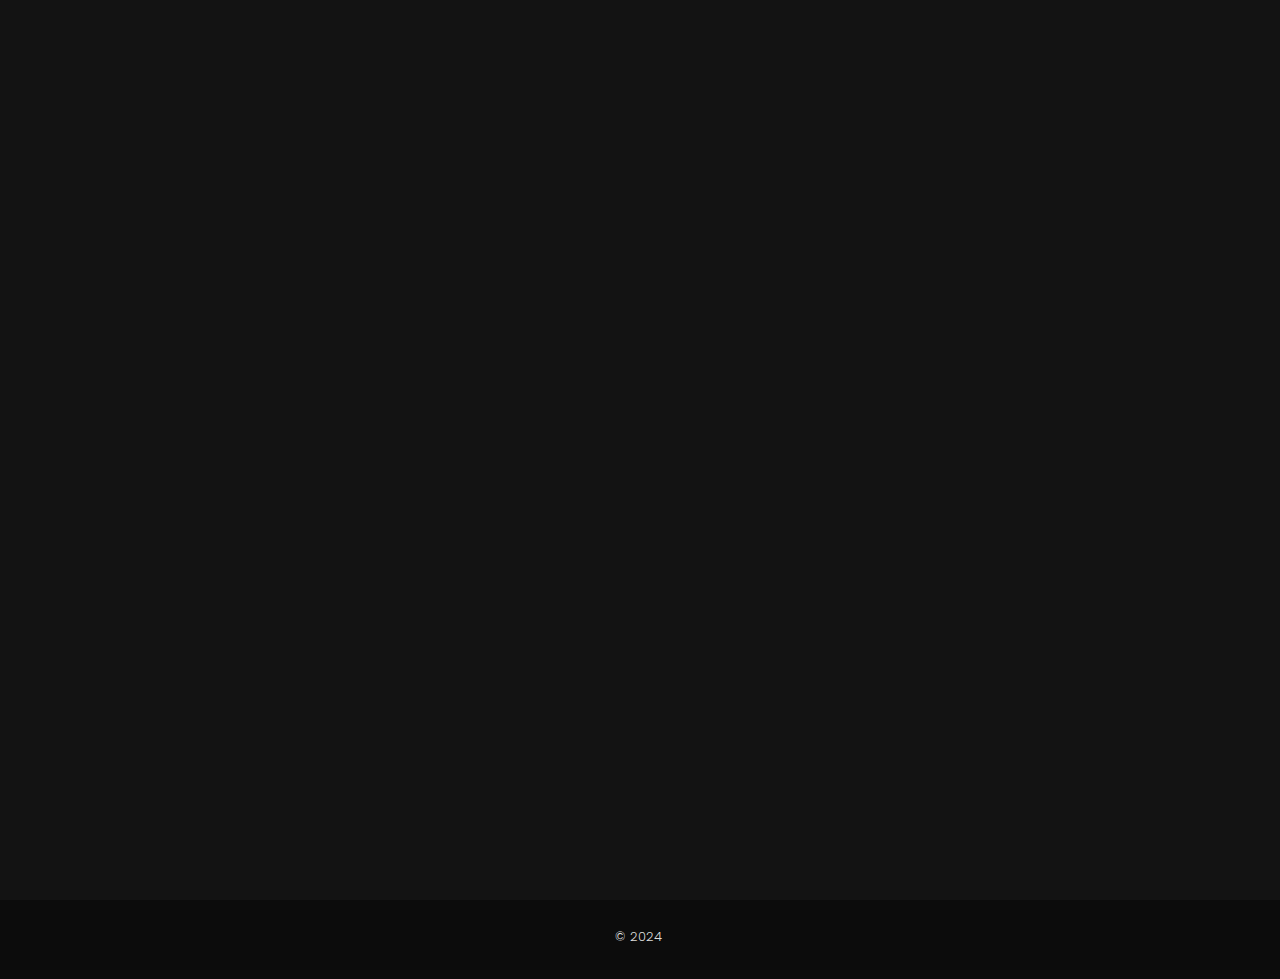
<file: index.html>
<!DOCTYPE html>
<html lang="zxx">



<head>
<script async src="https://www.googletagmanager.com/gtag/js?id=G-MBRN21ZMSS"></script>
<script>
  window.dataLayer = window.dataLayer || [];
  function gtag(){dataLayer.push(arguments);}
  gtag('js', new Date());

  gtag('config', 'G-MBRN21ZMSS');
</script>
    <!-- Metas -->
    <meta charset="utf-8">
    <meta http-equiv="X-UA-Compatible" content="IE=edge">
    <meta name="viewport" content="width=device-width, initial-scale=1, maximum-scale=1">
    <meta name="keywords" content="HTML5 Template Andrew Multi-Purpose themeforest">
    <meta name="description" content="ADETAYO IFEOLUWA ADEKANLA">
    <meta name="author" content="">

    <!-- Title  -->
    <title>ADETAYO IFEOLUWA ADEKANLA</title>

    <!-- Favicon -->
    <link rel="shortcut icon" href="./ADEKANLAICON.png">

    <!-- Google Fonts -->
    <link href="https://fonts.googleapis.com/css?family=Poppins:100,200,300,400,500,600,700,800,900&amp;display=swap"
        rel="stylesheet">
    <link
        href="https://fonts.googleapis.com/css2?family=Plus+Jakarta+Sans:wght@200;300;400;500;600;700;800&amp;display=swap"
        rel="stylesheet">

    <!-- Plugins -->
    <link rel="stylesheet" href="assets/css/plugins.css">

    <!-- Core Style Css -->
    <link rel="stylesheet" href="assets/css/style.css">

</head>

<body>



    <!-- ==================== Start Loading ==================== -->

    <div class="loader-wrap">
        <svg viewBox="0 0 1000 1000" preserveAspectRatio="none">
            <path id="svg" d="M0,1005S175,995,500,995s500,5,500,5V0H0Z"></path>
        </svg>

        <div class="loader-wrap-heading">
            <div class="load-text">
                <span>A</span>
                <span>D</span>
                <span>E</span>
                <span>K</span>
                <span>K</span>
                <span>A</span>
                <span>N</span>
                <span>L</span>
                <span>A</span>
            </div>
        </div>
    </div>

    <!-- ==================== End Loading ==================== -->


    <div class="cursor"></div>


    <!-- ==================== Start progress-scroll-button ==================== -->

    <div class="progress-wrap cursor-pointer">
        <svg class="progress-circle svg-content" width="100%" height="100%" viewBox="-1 -1 102 102">
            <path d="M50,1 a49,49 0 0,1 0,98 a49,49 0 0,1 0,-98" />
        </svg>
    </div>

    <!-- ==================== End progress-scroll-button ==================== -->



    <!-- ==================== Start Navbar ==================== -->

    <nav class="navbar navbar-chang navbar-expand-lg">
        <div class="container position-re">
            <div class="row">
                <div class="col-lg-3 col-6 order1">
                    <div class="bord">
                        <!-- Logo -->
                        <a class="logo icon-img-70" href="index.html">
                            <img src="./ADEKANLAICON.png" alt="logo">
                        </a>
                    </div>
                </div>
                <div class="col-lg-6 order3">
                    <div class="bg">
                        <!-- navbar links -->
                        <div class="full-width">
                            <ul class="navbar-nav">
                                <li class="nav-item">
                                    <a class="nav-link" href="index.html"><span class="rolling-text">Home</span></a>
                                </li>
                                <li class="nav-item">
                                    <a class="nav-link" href="about.html"><span class="rolling-text">About</span></a>
                                </li>
                                <li class="nav-item">
                                    <a class="nav-link" href="contact.html"><span
                                            class="rolling-text">Contact</span></a>
                                </li>
                            </ul>
                        </div>
                    </div>
                </div>
                <div class="col-lg-3 col-6 order2">
                    <div class="bord d-flex justify-content-end">
                        <ul class="social d-flex rest">
                            <li>
                                <a href="#0"><i class="fab fa-linkedin-in"></i></a>
                            </li>
                            <li>
                                <a href="#0"><i class="fab fa-behance"></i></a>
                            </li>
                            <li>
                                <a href="#0"><i class="fab fa-dribbble"></i></a>
                            </li>
                        </ul>
                        <button class="navbar-toggler" type="button">
                            <span class="icon-bar"><i class="fas fa-bars"></i></span>
                        </button>
                    </div>
                </div>
            </div>
        </div>
    </nav>

    <!-- ==================== End Navbar ==================== -->


    <main class="pt-80">


        <!-- ==================== Start Hero ==================== -->

        <section class="hero section-padding">
            <div class="container">
                <div class="row">
                    <div class="col-lg-5">
                        <div class="intro">
                            <div class="lg-box">
                                <div class="box1">
                                    <div class="tow-items">
                                        <div class="item1 box-shadwo">
                                            <div class="circle-item d-flex align-items-center justify-content-center">
                                                <h6><a href="about.html">About Me</a></h6>
                                            </div>
                                            <div class="text-center mt-30">
                                                <a href="./Adetayo I Adekanla N CV copy.pdf" download>
                                                    <svg class="arrow-down" xmlns="http://www.w3.org/2000/svg"
                                                        xmlns:xlink="http://www.w3.org/1999/xlink" x="0px" y="0px"
                                                        viewBox="0 0 34.2 32.3" xml:space="preserve"
                                                        style="stroke-width: 2;">
                                                        <line x1="0" y1="16" x2="33" y2="16"></line>
                                                        <line x1="17.3" y1="0.7" x2="33.2" y2="16.5"></line>
                                                        <line x1="17.3" y1="31.6" x2="33.5" y2="15.4"></line>
                                                    </svg>
                                                    <p class="fz-13 mt-15">Download CV</p>
                                                </a>
                                            </div>
                                        </div>
                                        <div class="item2">
                                            <div
                                                class="sub-item1 box-shadwo d-flex align-items-center justify-content-center">
                                                <div class="text-center">
                                                    <h2 class="fw-700">7</h2>
                                                    <p class="fz-13">Years <br> of Experaince</p>
                                                </div>
                                            </div>
                                            <div class="sub-item2 box-shadwo"></div>
                                        </div>
                                    </div>
                                    <div class="item-down box-shadwo d-flex align-items-center">
                                        <div>
                                            <div class="circle-item d-flex align-items-center justify-content-center">
                                                <a href="about.html">
                                                    <svg class="arrow-right" xmlns="http://www.w3.org/2000/svg"
                                                        xmlns:xlink="http://www.w3.org/1999/xlink" x="0px" y="0px"
                                                        viewBox="0 0 34.2 32.3" xml:space="preserve"
                                                        style="stroke-width: 2;">
                                                        <line x1="0" y1="16" x2="33" y2="16"></line>
                                                        <line x1="17.3" y1="0.7" x2="33.2" y2="16.5"></line>
                                                        <line x1="17.3" y1="31.6" x2="33.5" y2="15.4"></line>
                                                    </svg>
                                                </a>
                                            </div>
                                        </div>
                                        <h6 class="ml-15"><a href="about.html">Our Services</a></h6>
                                    </div>
                                </div>

                                <div class="box2">
                                    <div class="item3 box-shadwo"></div>
                                    <div class="item4 box-shadwo d-flex align-items-center">
                                        <h6><a href="about.html">My Portfolio</a></h6>
                                    </div>
                                </div>
                            </div>
                            <div class="bottom-boxs">
                                <div class="item5 box-shadwo d-flex align-items-center justify-content-center">
                                    <a href="#0" class="icon">
                                        <i class="fab fa-linkedin-in"></i>
                                    </a>
                                </div>
                                <div class="item6 box-shadwo d-flex align-items-center justify-content-center">
                                    <a href="#0" class="icon">
                                        <i class="fab fa-behance"></i>
                                    </a>
                                </div>
                                <div class="item7 box-shadwo d-flex align-items-center justify-content-center">
                                    <a href="#0" class="icon">
                                        <i class="fab fa-dribbble"></i>
                                    </a>
                                </div>
                            </div>
                        </div>
                        <div class="author-profile">
                            <div class="author-img">
                                <div class="img">
                                    <img src="./IMG-20241211-WA0058-removebg-preview.png" alt="">
                                </div>
                            </div>
                            <div class="author-info">
                                <div class="text-center">
                                    <span class="main-color sub-title mb-10">Instrumentation Engineer</span>
                                    <h4 class="fw-500">Hi, I'm ADETAYO IFEOLUWA ADEKANLA</h4>
                                </div>
                                <div class="social mt-20">
                                    <a href="#0" class="icon">
                                        <i class="fab fa-linkedin-in"></i>
                                    </a>
                                    <a href="#0" class="icon">
                                        <i class="fab fa-behance"></i>
                                    </a>
                                    <a href="#0" class="icon">
                                        <i class="fab fa-dribbble"></i>
                                    </a>
                                </div>
                            </div>
                            <div class="butns mt-30">
                                <a href="#0" class="inf-butn" data-scroll-nav="4">
                                    <span>Contact Us</span>
                                </a>
                                <a href="./Adetayo I Adekanla N CV copy.pdf" class="inf-butn" download="">
                                    <span>Download CV</span>
                                </a>
                            </div>
                        </div>
                    </div>
                    <div class="col-lg-7 valign">
                        <div class="content">
                            <h5 class="cd-headline slide">
                                <span>Hello, I’m</span>
                                <span class="cd-words-wrapper main-color">
                                    <b class="is-visible">ADETAYO IFEOLUWA ADEKANLA</b>
                                    <b>Instrumentation Engineer</b>
                                    <b>Business Development Manager</b>
                                </span>
                            </h5>
                            <h1>I’m a Instrumentation Engineer and <span class="bord">Business Development
                                    Manager</span> Based in
                                UK.</h1>
                            <p class="text">To build a career in a growing organization, where I can get the
                                opportunities to prove my
                                abilities by accepting challenges, fulfilling the organizational goal, and climbing the
                                career
                                ladder through continuous learning.</p>

                        </div>
                    </div>
                </div>
            </div>
        </section>

        <!-- ==================== End Hero ==================== -->


    </main>


    <!-- ==================== Start Footer ==================== -->

    <footer>
        <div class="container pb-30 pt-30 bord-thin-top">
            <div class="row">
                <div class="col-12">
                    <div class="text-center">
                        <p class="fz-13">© 2024 <span class="underline main-color"><a href="#"
                                    target="_blank"></a></span>
                        </p>
                    </div>
                </div>
            </div>
        </div>
    </footer>

    <!-- ==================== End Footer ==================== -->










    <!-- jQuery -->
    <script src="assets/js/jquery-3.6.0.min.js"></script>
    <script src="assets/js/jquery-migrate-3.4.0.min.js"></script>

    <!-- plugins -->
    <script src="assets/js/plugins.js"></script>

    <!-- custom scripts -->
    <script src="assets/js/scripts.js"></script>

</body>


<!-- Mirrored from uithemez.com/i/andrew/home.html by HTTrack Website Copier/3.x [XR&CO'2014], Wed, 11 Dec 2024 10:53:47 GMT -->

</html>
</file>
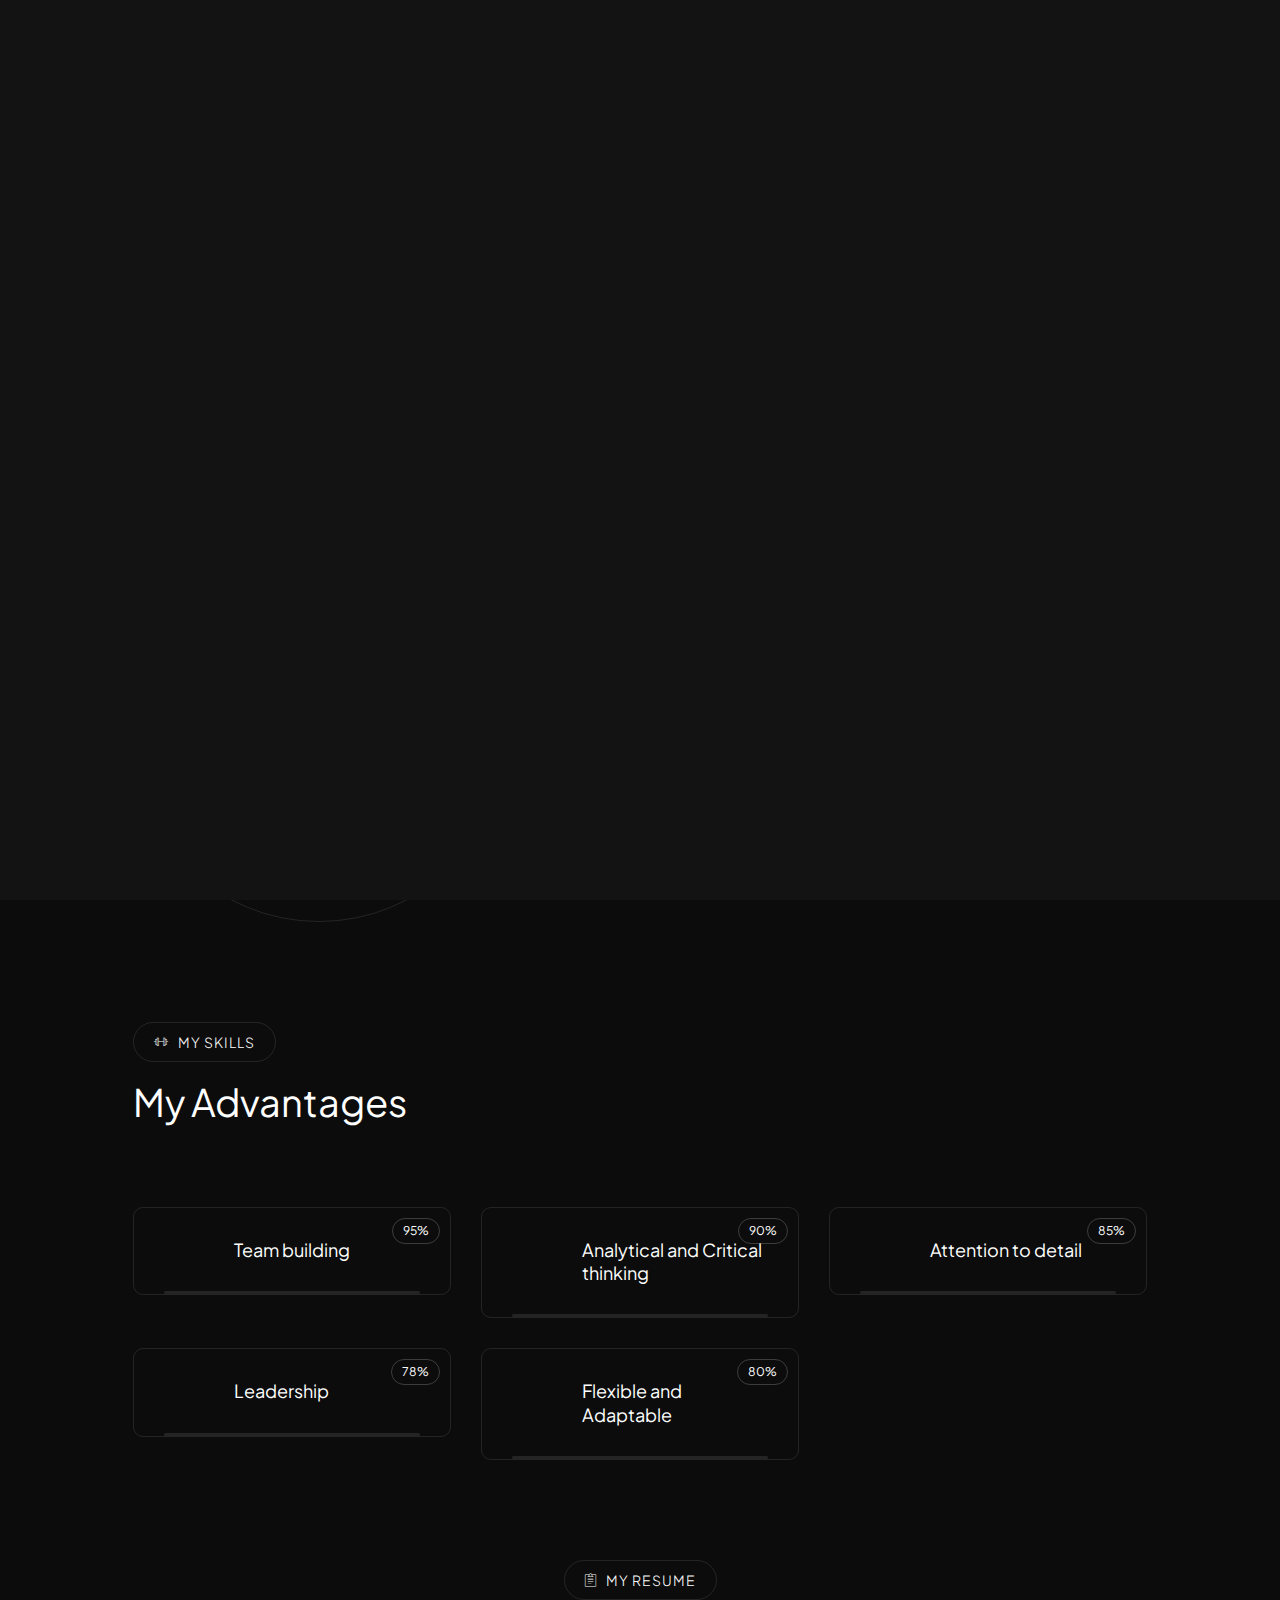
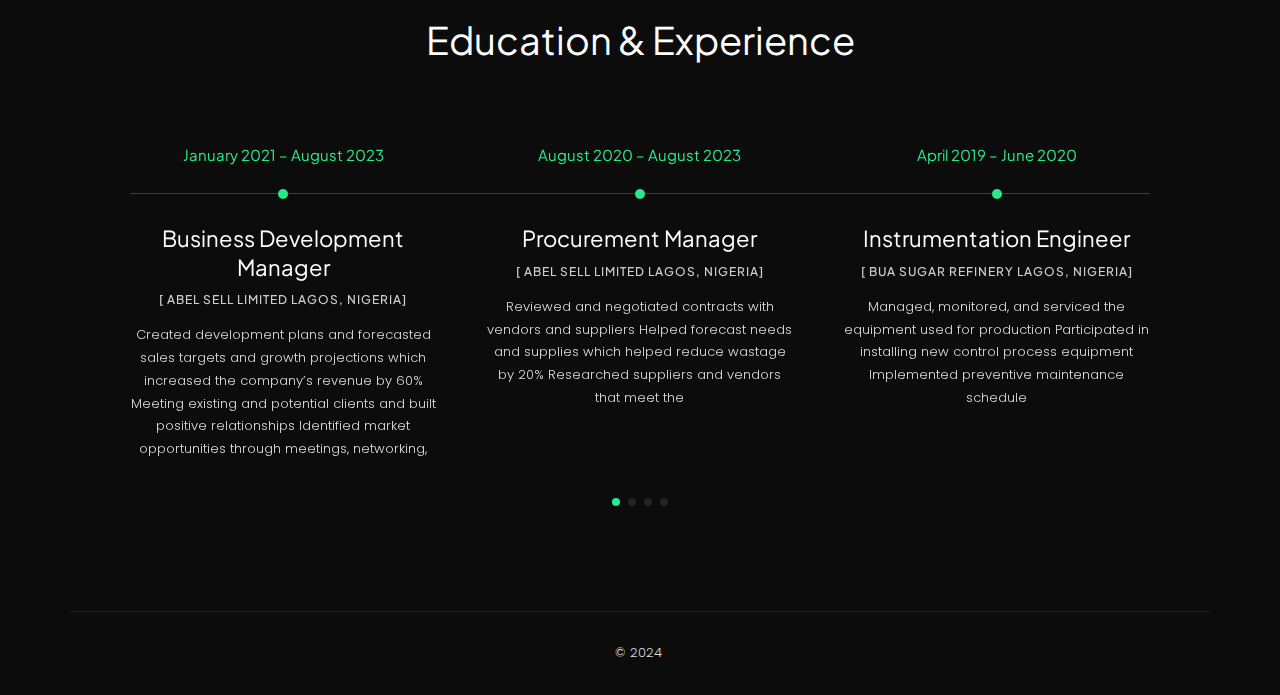
<file: about.html>
<!DOCTYPE html>
<html lang="zxx">


<!-- Mirrored from uithemez.com/i/andrew/about.html by HTTrack Website Copier/3.x [XR&CO'2014], Wed, 11 Dec 2024 10:53:59 GMT -->

<head>

    <!-- Metas -->
    <meta charset="utf-8">
    <meta http-equiv="X-UA-Compatible" content="IE=edge">
    <meta name="viewport" content="width=device-width, initial-scale=1, maximum-scale=1">
    <meta name="keywords" content="HTML5 Template Andrew Multi-Purpose themeforest">
    <meta name="description" content="ADETAYO IFEOLUWA ADEKANLA">
    <meta name="author" content="">

    <!-- Title  -->
    <title>ADETAYO IFEOLUWA ADEKANLA</title>

    <!-- Favicon -->
    <link rel="shortcut icon" href="/ADEKANLAICON.png">

    <!-- Google Fonts -->
    <link href="https://fonts.googleapis.com/css?family=Poppins:100,200,300,400,500,600,700,800,900&amp;display=swap"
        rel="stylesheet">
    <link
        href="https://fonts.googleapis.com/css2?family=Plus+Jakarta+Sans:wght@200;300;400;500;600;700;800&amp;display=swap"
        rel="stylesheet">

    <!-- Plugins -->
    <link rel="stylesheet" href="assets/css/plugins.css">

    <!-- Core Style Css -->
    <link rel="stylesheet" href="assets/css/style.css">

</head>

<body>



    <!-- ==================== Start Loading ==================== -->

    <div class="loader-wrap">
        <svg viewBox="0 0 1000 1000" preserveAspectRatio="none">
            <path id="svg" d="M0,1005S175,995,500,995s500,5,500,5V0H0Z"></path>
        </svg>

        <div class="loader-wrap-heading">
            <div class="load-text">
                <span>A</span>
                <span>D</span>
                <span>E</span>
                <span>K</span>
                <span>K</span>
                <span>A</span>
                <span>N</span>
                <span>L</span>
                <span>A</span>
            </div>
        </div>
    </div>

    <!-- ==================== End Loading ==================== -->


    <div class="cursor"></div>


    <!-- ==================== Start progress-scroll-button ==================== -->

    <div class="progress-wrap cursor-pointer">
        <svg class="progress-circle svg-content" width="100%" height="100%" viewBox="-1 -1 102 102">
            <path d="M50,1 a49,49 0 0,1 0,98 a49,49 0 0,1 0,-98" />
        </svg>
    </div>

    <!-- ==================== End progress-scroll-button ==================== -->



    <!-- ==================== Start Navbar ==================== -->

    <nav class="navbar navbar-chang navbar-expand-lg">
        <div class="container position-re">
            <div class="row">
                <div class="col-lg-3 col-6 order1">
                    <div class="bord">
                        <!-- Logo -->
                        <a class="logo icon-img-70" href="index.html">
                            <img src="./ADEKANLAICON.png" alt="logo">
                        </a>
                    </div>
                </div>
                <div class="col-lg-6 order3">
                    <div class="bg">
                        <!-- navbar links -->
                        <div class="full-width">
                            <ul class="navbar-nav">
                                <li class="nav-item">
                                    <a class="nav-link" href="index.html"><span class="rolling-text">Home</span></a>
                                </li>
                                <li class="nav-item">
                                    <a class="nav-link" href="about.html"><span class="rolling-text">About</span></a>
                                </li>
                                <li class="nav-item">
                                    <a class="nav-link" href="contact.html"><span
                                            class="rolling-text">Contact</span></a>
                                </li>
                            </ul>
                        </div>
                    </div>
                </div>
                <div class="col-lg-3 col-6 order2">
                    <div class="bord d-flex justify-content-end">
                        <ul class="social d-flex rest">
                            <li>
                                <a href="#0"><i class="fab fa-linkedin-in"></i></a>
                            </li>
                            <li>
                                <a href="#0"><i class="fab fa-behance"></i></a>
                            </li>
                            <li>
                                <a href="#0"><i class="fab fa-dribbble"></i></a>
                            </li>
                        </ul>
                        <button class="navbar-toggler" type="button">
                            <span class="icon-bar"><i class="fas fa-bars"></i></span>
                        </button>
                    </div>
                </div>
            </div>
        </div>
    </nav>

    <!-- ==================== End Navbar ==================== -->


    <main class="pt-80">


        <!-- ==================== Start About ==================== -->

        <section class="about section-padding">
            <div class="container with-pad">
                <div class="row lg-marg">
                    <div class="col-lg-5 valign">
                        <div class="profile-img">
                            <div class="img">
                                <img src="./IMG-20241211-WA0058-removebg-preview.png" alt="">
                            </div>
                            <!-- <span class="icon">
                                <img src="assets/imgs/header/icon1.png" alt="">
                            </span>
                            <span class="icon">
                                <img src="assets/imgs/header/icon2.png" alt="">
                            </span>
                            <span class="icon">
                                <img src="assets/imgs/header/icon3.png" alt="">
                            </span>
                            <span class="icon">
                                <img src="assets/imgs/header/icon4.png" alt="">
                            </span> -->
                        </div>
                    </div>
                    <div class="col-lg-7 valign">
                        <div class="cont">
                            <div class="sub-title-icon d-flex align-items-center">
                                <span class="icon pe-7s-gleam"></span>
                                <h6>About Me</h6>
                            </div>
                            <div class="text">
                                <h4 class="mb-30">I'm <span class="main-color">Business Development Manager and
                                        Instrumentation Engineer</span> from Nigeria, currently taking masters Degree in
                                    media.Norwich, United Kingdom
                                    <p>I aim to develop my career within a dynamic organization that offers
                                        opportunities for growth and advancement. By
                                        leveraging my skills and taking on new challenges, I seek to contribute to the
                                        achievement of organizational objectives
                                        while continuously expanding my knowledge and expertise to progress in my
                                        professional journey.</p>

                                    <div class="feat mt-30">
                                        <div class="row">
                                            <div class="col-sm-6">
                                                <div class="item mb-15">
                                                    <h6 class="sub-title ls1"><span class="fz-13 mr-10 main-color"><i
                                                                class="fas fa-check"></i></span> Business Development
                                                        Manager</h6>
                                                </div>
                                                <div class="item sm-mb15">
                                                    <h6 class="sub-title ls1"><span class="fz-13 mr-10 main-color"><i
                                                                class="fas fa-check"></i></span> Procurement Manager
                                                    </h6>
                                                </div>
                                            </div>
                                            <div class="col-sm-6">
                                                <div class="item mb-15">
                                                    <h6 class="sub-title ls1"><span class="fz-13 mr-10 main-color"><i
                                                                class="fas fa-check"></i></span>Instrumentation Engineer
                                                    </h6>
                                                </div>
                                                <div class="item">
                                                    <h6 class="sub-title ls1"><span class="fz-13 mr-10 main-color"><i
                                                                class="fas fa-check"></i></span> Customer Care Officer
                                                    </h6>
                                                </div>
                                            </div>
                                        </div>
                                    </div>

                                    <div class="info mt-50">
                                        <div class="row">
                                            <div class="col-sm-6">
                                                <div class="item d-flex align-items-center sm-mb30">
                                                    <div class="mr-15">
                                                        <span class="icon pe-7s-mail"></span>
                                                    </div>
                                                    <div>
                                                        <span class="opacity-7 mb-5">Email Me</span>
                                                        <h6>Adekson22@gmail.com</h6>
                                                    </div>
                                                </div>
                                            </div>
                                            <div class="col-sm-6">
                                                <div class="item d-flex align-items-center">
                                                    <div class="mr-15">
                                                        <span class="icon pe-7s-call"></span>
                                                    </div>
                                                    <div>
                                                        <span class="opacity-7 mb-5">Call Me</span>
                                                        <h6>+44 7721713950</h6>
                                                    </div>
                                                </div>
                                            </div>
                                        </div>
                                    </div>
                            </div>
                        </div>
                    </div>
                </div>
            </div>
        </section>

        <!-- ==================== End About ==================== -->



        <!-- ==================== Start Skills ==================== -->

        <section class="skills section-padding pt-0">
            <div class="container with-pad">
                <div class="sec-head mb-80">
                    <div class="row">
                        <div class="col-lg-6">
                            <div class="sub-title-icon d-flex align-items-center">
                                <span class="icon pe-7s-gym"></span>
                                <h6>My Skills</h6>
                            </div>
                            <h3>My Advantages</h3>
                        </div>
                    </div>
                </div>
                <div class="row">
                    <div class="col-lg-4 col-md-6">
                        <div class="item mb-30">
                            <div class="d-flex align-items-center mb-30">
                                <div class="mr-30">
                                    <div class="img icon-img-40">
                                        <!-- <img src="assets/imgs/resume/s1.png" alt=""> -->
                                    </div>
                                </div>
                                <div>
                                    <h6 class="fz-18">Team building</h6>
                                </div>
                            </div>
                            <div class="skill-progress">
                                <span class="progres" data-value="95%"></span>
                            </div>
                            <span class="value">95%</span>
                        </div>
                    </div>
                    <div class="col-lg-4 col-md-6">
                        <div class="item mb-30">
                            <div class="d-flex align-items-center mb-30">
                                <div class="mr-30">
                                    <div class="img icon-img-40">
                                        <!-- <img src="assets/imgs/resume/s2.png" alt=""> -->
                                    </div>
                                </div>
                                <div>
                                    <h6 class="fz-18">Analytical and Critical thinking</h6>
                                </div>
                            </div>
                            <div class="skill-progress">
                                <span class="progres" data-value="90%"></span>
                            </div>
                            <span class="value">90%</span>
                        </div>
                    </div>
                    <div class="col-lg-4 col-md-6">
                        <div class="item md-mb30">
                            <div class="d-flex align-items-center mb-30">
                                <div class="mr-30">
                                    <div class="img icon-img-40">
                                        <!-- <img src="assets/imgs/resume/s3.png" alt=""> -->
                                    </div>
                                </div>
                                <div>
                                    <h6 class="fz-18">Attention to detail</h6>
                                </div>
                            </div>
                            <div class="skill-progress">
                                <span class="progres" data-value="85%"></span>
                            </div>
                            <span class="value">85%</span>
                        </div>
                    </div>
                    <div class="col-lg-4 col-md-6">
                        <div class="item md-mb30">
                            <div class="d-flex align-items-center mb-30">
                                <div class="mr-30">
                                    <div class="img icon-img-40">
                                        <!-- <img src="assets/imgs/resume/s4.png" alt=""> -->
                                    </div>
                                </div>
                                <div>
                                    <h6 class="fz-18">Leadership</h6>
                                </div>
                            </div>
                            <div class="skill-progress">
                                <span class="progres" data-value="78%"></span>
                            </div>
                            <span class="value">78%</span>
                        </div>
                    </div>
                    <div class="col-lg-4 col-md-6">
                        <div class="item">
                            <div class="d-flex align-items-center mb-30">
                                <div class="mr-30">
                                    <div class="img icon-img-40">
                                        <!-- <img src="assets/imgs/resume/s5.png" alt=""> -->
                                    </div>
                                </div>
                                <div>
                                    <h6 class="fz-18">Flexible and Adaptable</h6>
                                </div>
                            </div>
                            <div class="skill-progress">
                                <span class="progres" data-value="80%"></span>
                            </div>
                            <span class="value">80%</span>
                        </div>
                    </div>
                </div>
            </div>
        </section>

        <!-- ==================== End Skills ==================== -->



        <!-- ==================== Start Resume ==================== -->

        <section class="resume section-padding pt-0">
            <div class="container with-pad">
                <div class="sec-head mb-80">
                    <div class="row justify-content-center">
                        <div class="col-lg-6 text-center">
                            <div class="d-inline-block">
                                <div class="sub-title-icon d-flex align-items-center">
                                    <span class="icon pe-7s-note2"></span>
                                    <h6>My Resume</h6>
                                </div>
                            </div>
                            <h3>Education & Experience</h3>
                        </div>
                    </div>
                </div>

                <div>
                    <div class="resume-swiper" data-carousel="swiper" data-space="50" data-speed="1000">
                        <div id="content-carousel-container-unq-resume" class="swiper-container"
                            data-swiper="container">
                            <div class="swiper-wrapper">
                                <div class="swiper-slide">
                                    <div class="item text-center">
                                        <h6 class="main-color date fz-15 mb-60">January 2021 – August 2023</h6>
                                        <h5>Business Development Manager</h5>
                                        <span class="opacity-8 fw-500 mt-10">[ ABEL SELL LIMITED Lagos, Nigeria]</span>
                                        <p class="fz-13 mt-15">Created development plans and forecasted sales targets
                                            and growth projections which increased the company’s
                                            revenue by 60%
                                            Meeting existing and potential clients and built positive relationships
                                            Identified market opportunities through meetings, networking,</p>
                                    </div>
                                </div>
                                <div class="swiper-slide">
                                    <div class="item text-center">
                                        <h6 class="main-color date fz-15 mb-60">August 2020 – August 2023</h6>
                                        <h5>Procurement Manager</h5>
                                        <span class="opacity-8 fw-500 mt-10">[ ABEL SELL LIMITED Lagos, Nigeria]</span>
                                        <p class="fz-13 mt-15">Reviewed and negotiated contracts with vendors and
                                            suppliers
                                            Helped forecast needs and supplies which helped reduce wastage by 20%
                                            Researched suppliers and vendors that meet the</p>
                                    </div>
                                </div>
                                <div class="swiper-slide">
                                    <div class="item text-center">
                                        <h6 class="main-color date fz-15 mb-60">April 2019 – June 2020</h6>
                                        <h5>Instrumentation Engineer</h5>
                                        <span class="opacity-8 fw-500 mt-10">[ BUA SUGAR REFINERY Lagos, Nigeria]</span>
                                        <p class="fz-13 mt-15">Managed, monitored, and serviced the equipment used for
                                            production
                                            Participated in installing new control process equipment
                                            Implemented preventive maintenance schedule</p>
                                    </div>
                                </div>
                                <div class="swiper-slide">
                                    <div class="item text-center">
                                        <h6 class="main-color date fz-15 mb-60">March 2018 – March 2019</h6>
                                        <h5>Customer Care Officer</h5>
                                        <span class="opacity-8 fw-500 mt-10">[OPAY Lagos, Nigeria]</span>
                                        <p class="fz-13 mt-15">Handled Customer complaints
                                            Ensured that sales targets are met
                                            Help resolve highly technical customer's problems
                                            Collected Customers feedback
                                            Designed Customer Service Protocolse</p>
                                    </div>
                                </div>
                                <div class="swiper-slide">
                                    <div class="item text-center">
                                        <h6 class="main-color date fz-15 mb-60">January 2024 - present</h6>
                                        <h5>MASTERS DEGREE -Business and Management</h5>
                                        <span class="opacity-8 fw-500 mt-10">[ UNIVERSITY OF EAST ANGLIA, Norwich, United Kingdom]</span>
                                        <!-- <p class="fz-13 mt-15">Crafting captivating digital experiences that put users
                                            at the heart of the design. Elevate your product to increased user
                                            satisfaction and loyalty.</p> -->
                                    </div>
                                </div>
                                <div class="swiper-slide">
                                    <div class="item text-center">
                                        <h6 class="main-color date fz-15 mb-60">August 2011 – September 2017</h6>
                                        <h5>BACHELOR’S DEGREE - Physics & Electronics</h5>
                                        <span class="opacity-8 fw-500 mt-10">[ EKITI STATE UNIVERSITY, Ado-Ekiti, Nigeria]</span>
                                        <!-- <p class="fz-13 mt-15">Crafting captivating digital experiences that put users
                                                                                                            at the heart of the design. Elevate your product to increased user
                                                                                                            satisfaction and loyalty.</p> -->
                                    </div>
                                </div>
                            </div>
                            <div class="swiper-pagination"></div>
                        </div>
                    </div>
                </div>
            </div>
        </section>

        <!-- ==================== End Resume ==================== -->


    </main>


    <!-- ==================== Start Footer ==================== -->

    <footer>
        <div class="container pb-30 pt-30 bord-thin-top">
            <div class="row">
                <div class="col-12">
                    <div class="text-center">
                        <p class="fz-13">© 2024 <span class="underline main-color"><a
                                    href="#" target="_blank"></a></span>
                        </p>
                    </div>
                </div>
            </div>
        </div>
    </footer>

    <!-- ==================== End Footer ==================== -->










    <!-- jQuery -->
    <script src="assets/js/jquery-3.6.0.min.js"></script>
    <script src="assets/js/jquery-migrate-3.4.0.min.js"></script>

    <!-- plugins -->
    <script src="assets/js/plugins.js"></script>

    <!-- custom scripts -->
    <script src="assets/js/scripts.js"></script>

</body>


<!-- Mirrored from uithemez.com/i/andrew/about.html by HTTrack Website Copier/3.x [XR&CO'2014], Wed, 11 Dec 2024 10:54:08 GMT -->

</html>
</file>
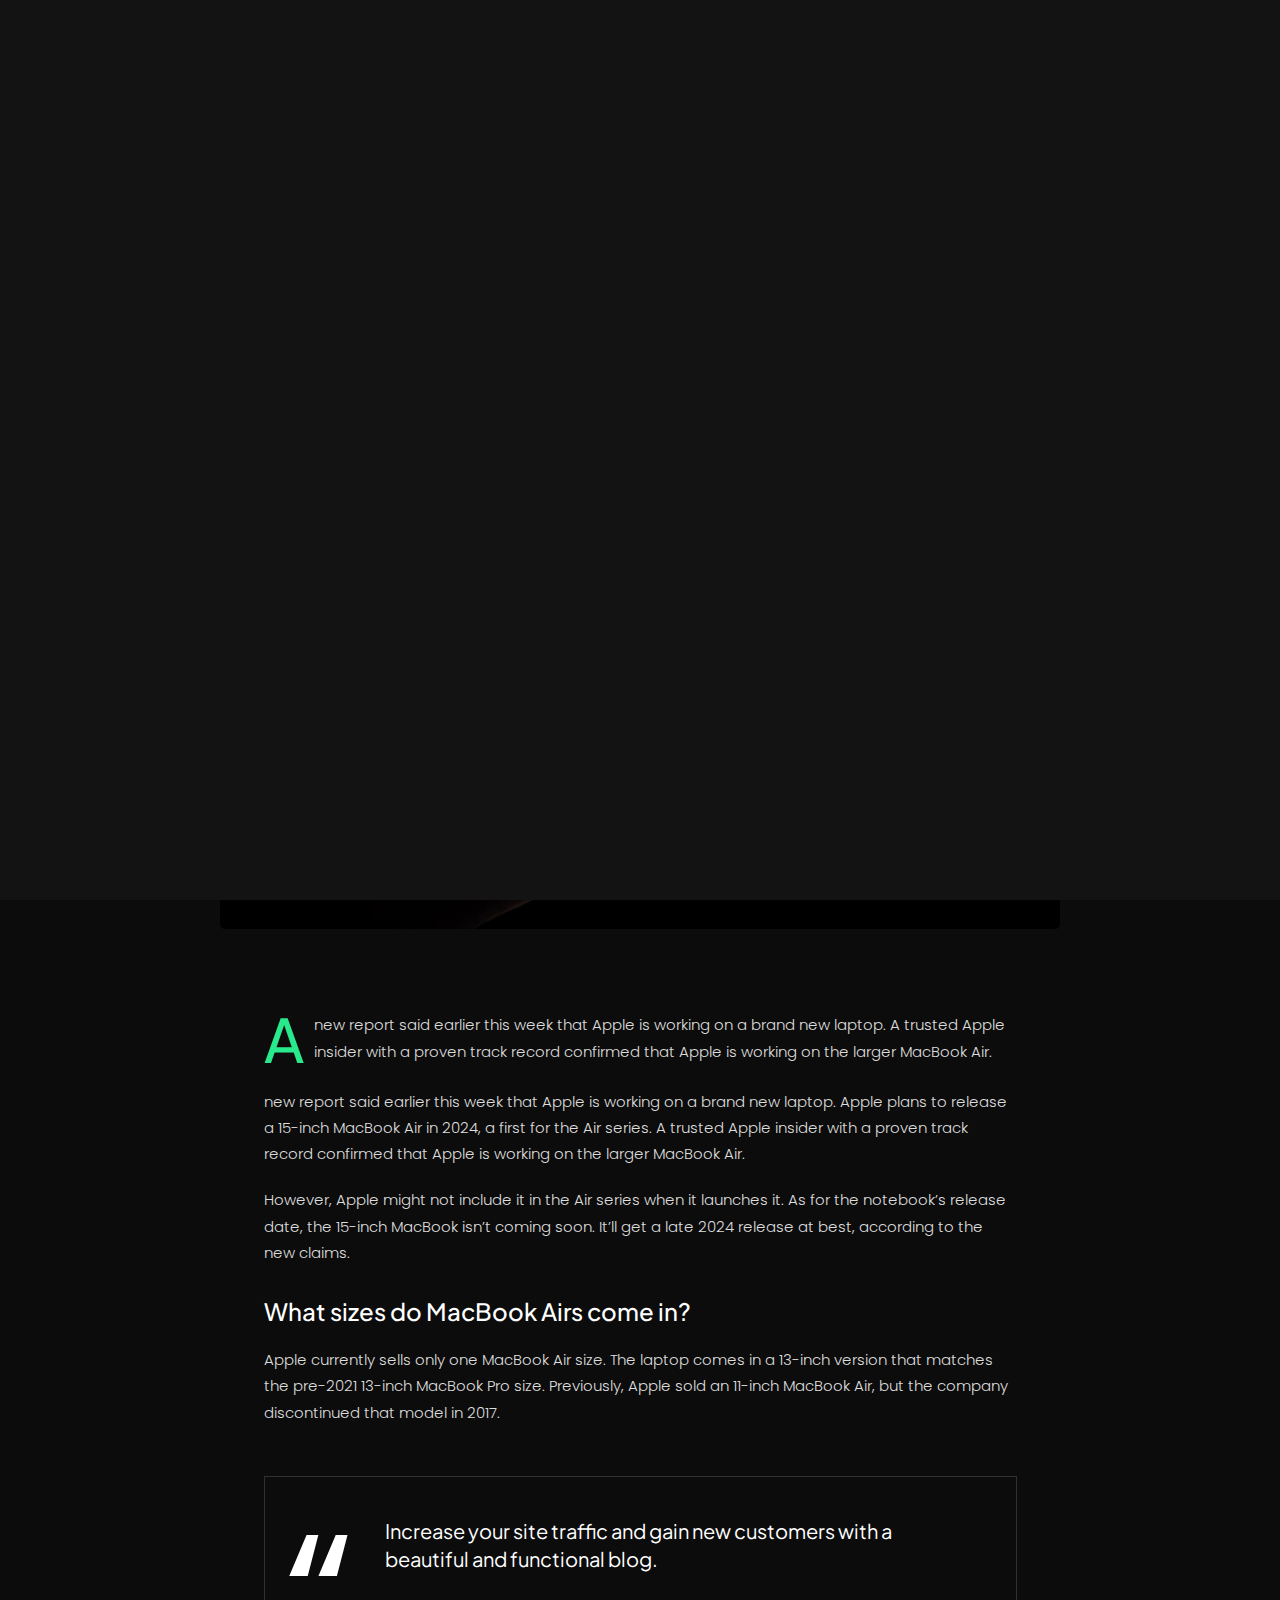
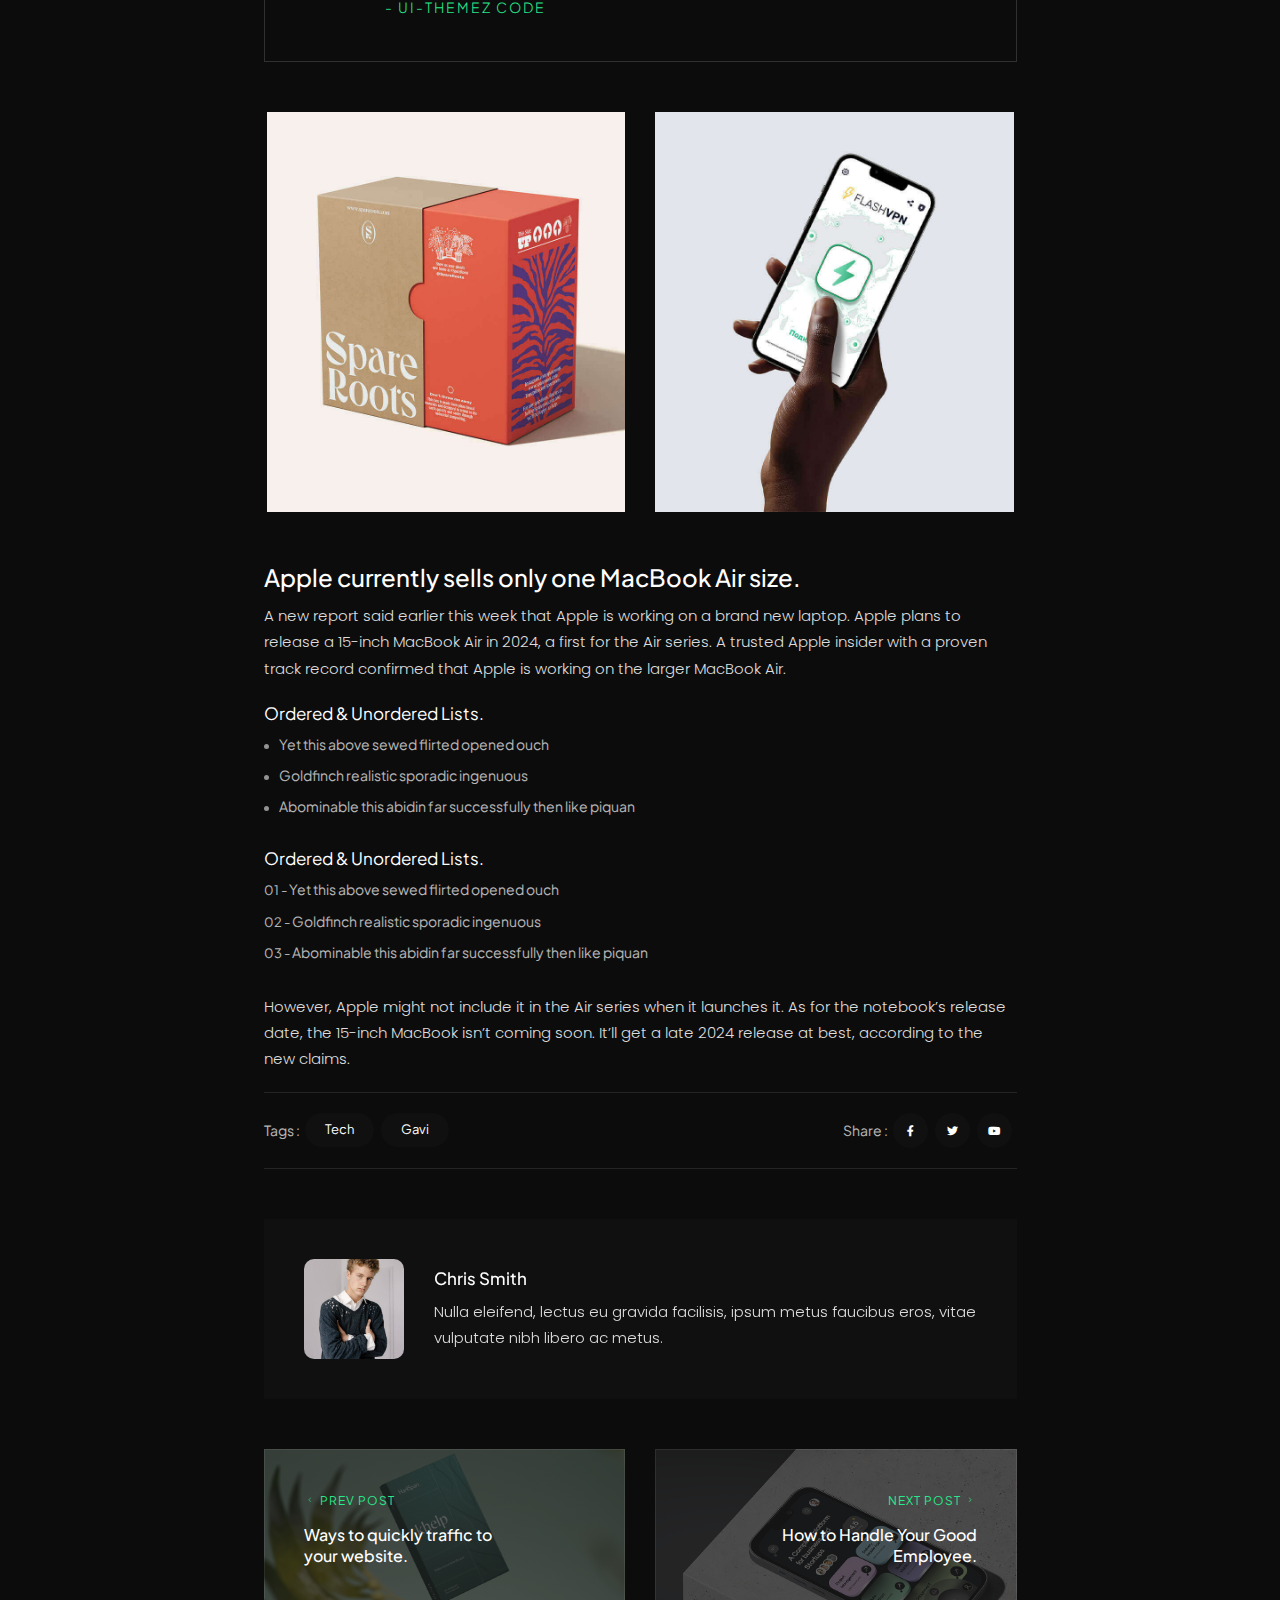
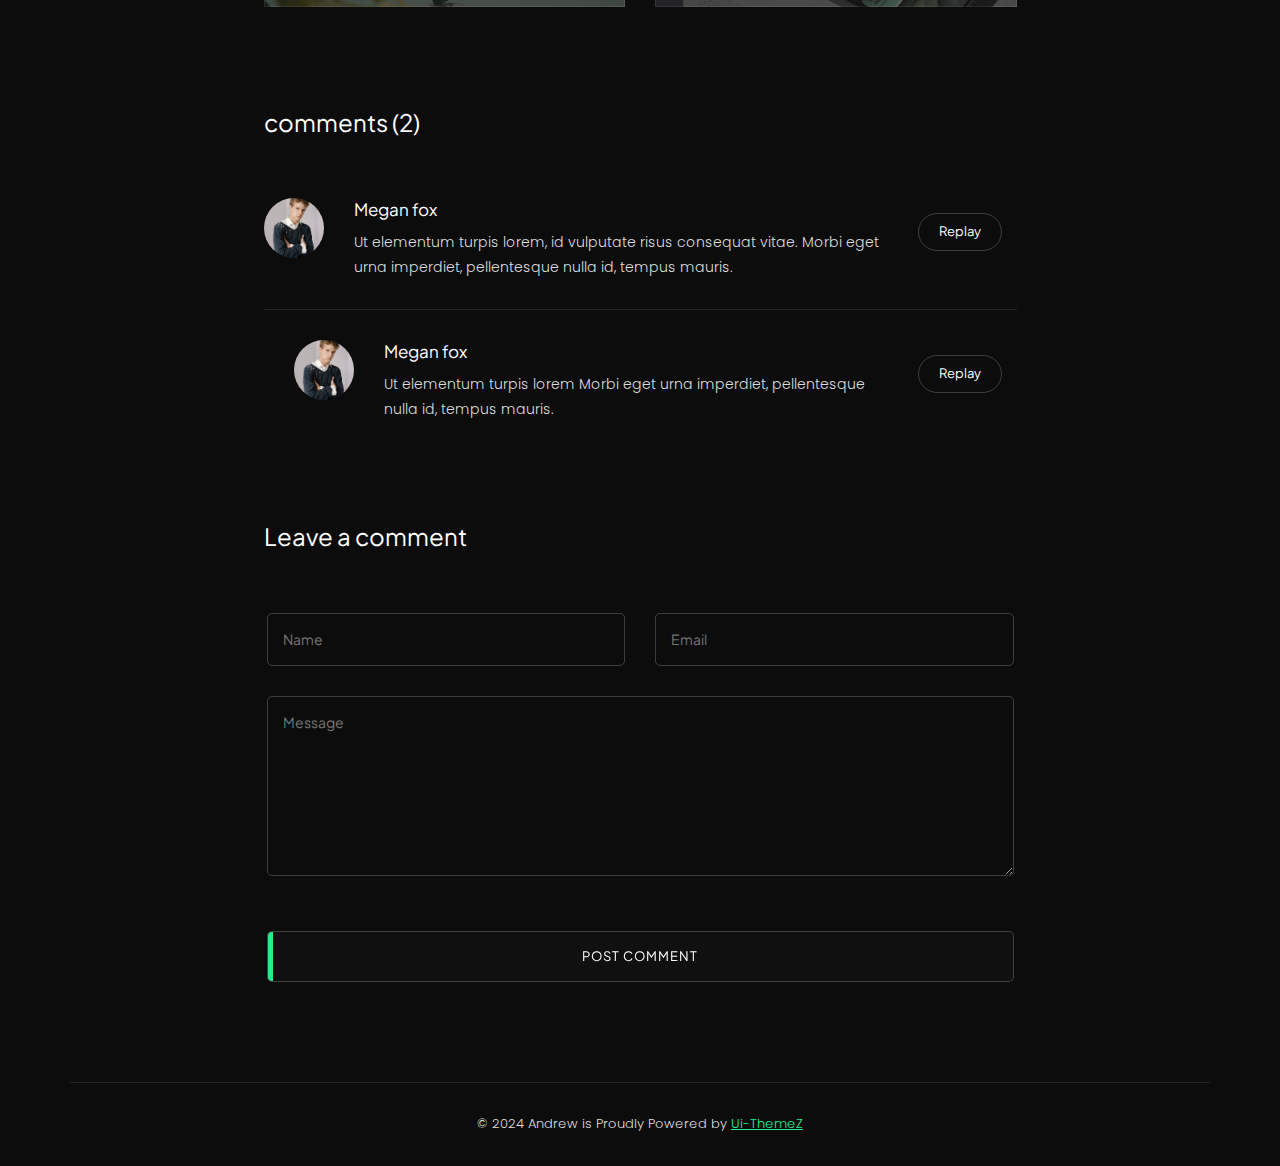
<file: blog-details.html>
<!DOCTYPE html>
<html lang="zxx">


<!-- Mirrored from uithemez.com/i/andrew/blog-details.html by HTTrack Website Copier/3.x [XR&CO'2014], Wed, 11 Dec 2024 10:55:11 GMT -->
<head>

    <!-- Metas -->
    <meta charset="utf-8">
    <meta http-equiv="X-UA-Compatible" content="IE=edge">
    <meta name="viewport" content="width=device-width, initial-scale=1, maximum-scale=1">
    <meta name="keywords" content="HTML5 Template Andrew Multi-Purpose themeforest">
    <meta name="description" content="Andrew - Multi-Purpose HTML5 Template">
    <meta name="author" content="">

    <!-- Title  -->
    <title>Andrew</title>

    <!-- Favicon -->
    <link rel="shortcut icon" href="assets/imgs/favicon.ico">

    <!-- Google Fonts -->
    <link href="https://fonts.googleapis.com/css?family=Poppins:100,200,300,400,500,600,700,800,900&amp;display=swap"
        rel="stylesheet">
    <link
        href="https://fonts.googleapis.com/css2?family=Plus+Jakarta+Sans:wght@200;300;400;500;600;700;800&amp;display=swap"
        rel="stylesheet">

    <!-- Plugins -->
    <link rel="stylesheet" href="assets/css/plugins.css">

    <!-- Core Style Css -->
    <link rel="stylesheet" href="assets/css/style.css">

</head>

<body>



    <!-- ==================== Start Loading ==================== -->

    <div class="loader-wrap">
        <svg viewBox="0 0 1000 1000" preserveAspectRatio="none">
            <path id="svg" d="M0,1005S175,995,500,995s500,5,500,5V0H0Z"></path>
        </svg>

        <div class="loader-wrap-heading">
            <div class="load-text">
                <span>L</span>
                <span>o</span>
                <span>a</span>
                <span>d</span>
                <span>i</span>
                <span>n</span>
                <span>g</span>
            </div>
        </div>
    </div>

    <!-- ==================== End Loading ==================== -->


    <div class="cursor"></div>


    <!-- ==================== Start progress-scroll-button ==================== -->

    <div class="progress-wrap cursor-pointer">
        <svg class="progress-circle svg-content" width="100%" height="100%" viewBox="-1 -1 102 102">
            <path d="M50,1 a49,49 0 0,1 0,98 a49,49 0 0,1 0,-98" />
        </svg>
    </div>

    <!-- ==================== End progress-scroll-button ==================== -->



    <!-- ==================== Start Navbar ==================== -->

    <nav class="navbar navbar-chang navbar-expand-lg">
        <div class="container position-re">
            <div class="row">
                <div class="col-lg-3 col-6 order1">
                    <div class="bord">
                        <!-- Logo -->
                        <a class="logo icon-img-70" href="#">
                            <img src="assets/imgs/logo-light.png" alt="logo">
                        </a>
                    </div>
                </div>
                <div class="col-lg-6 order3">
                    <div class="bg">
                        <!-- navbar links -->
                        <div class="full-width">
                            <ul class="navbar-nav">
                                <li class="nav-item">
                                    <a class="nav-link" href="home.html"><span
                                            class="rolling-text">Home</span></a>
                                </li>
                                <li class="nav-item">
                                    <a class="nav-link" href="about.html"><span
                                            class="rolling-text">About</span></a>
                                </li>
                                <li class="nav-item">
                                    <a class="nav-link" href="services.html"><span
                                            class="rolling-text">Services</span></a>
                                </li>
                                <li class="nav-item">
                                    <a class="nav-link" href="portfolio.html"><span
                                            class="rolling-text">Portfolio</span></a>
                                </li>
                                <li class="nav-item">
                                    <a class="nav-link" href="blogs.html"><span
                                            class="rolling-text">Blog</span></a>
                                </li>
                                <li class="nav-item">
                                    <a class="nav-link" href="contact.html"><span
                                            class="rolling-text">Contact</span></a>
                                </li>
                            </ul>
                        </div>
                    </div>
                </div>
                <div class="col-lg-3 col-6 order2">
                    <div class="bord d-flex justify-content-end">
                        <ul class="social d-flex rest">
                            <li>
                                <a href="#0"><i class="fab fa-linkedin-in"></i></a>
                            </li>
                            <li>
                                <a href="#0"><i class="fab fa-behance"></i></a>
                            </li>
                            <li>
                                <a href="#0"><i class="fab fa-dribbble"></i></a>
                            </li>
                        </ul>
                        <button class="navbar-toggler" type="button">
                            <span class="icon-bar"><i class="fas fa-bars"></i></span>
                        </button>
                    </div>
                </div>
            </div>
        </div>
    </nav>

    <!-- ==================== End Navbar ==================== -->


    <main>


        <!-- ==================== Start Blogs ==================== -->

        <section class="main-post section-padding">
            <div class="container with-pad">
                <div class="row justify-content-center">
                    <div class="col-lg-10">
                        <div class="caption text-center">
                            <div class="gat">
                                <a href="#0"><span>Web Design</span></a>
                                <a href="#0"><span>Envato</span></a>
                            </div>
                            <h1 class="fz-55 mt-30">Network of wormholes colonies extraordinary claims require.</h1>
                            <p class="sub-title mt-15">6 , August 2022 - By Admin</p>
                        </div>
                        <div class="main-img mb-80 mt-40">
                            <img src="assets/imgs/blog/m.jpg" alt="" class="radius-5">
                        </div>
                    </div>
                </div>
                <div class="row justify-content-center">
                    <div class="col-lg-9">
                        <div class="cont">
                            <div class="text mb-20">
                                <div class="d-flex align-items-center mb-20">
                                    <span class="fz-60 fw-500 main-color line-height-1 mr-10">A</span>
                                    <p>new report said earlier this week that Apple is working on a brand new
                                        laptop. A trusted Apple insider with a proven track record confirmed
                                        that Apple is working on the larger MacBook Air.</p>
                                </div>
                                <p>new report said earlier this week that Apple is working on a brand
                                    new laptop.
                                    Apple plans to release a 15-inch MacBook Air in 2024, a first for
                                    the Air
                                    series. A trusted Apple insider with a proven track record confirmed
                                    that Apple
                                    is working on the larger MacBook Air.</p>
                            </div>
                            <div class="text">
                                <p>However, Apple might not include it in the Air series when it
                                    launches it. As for
                                    the notebook’s release date, the 15-inch MacBook isn’t coming soon.
                                    It’ll get a
                                    late 2024 release at best, according to the new claims.</p>
                            </div>
                            <div class="title mt-30">
                                <h5 class="fw-500">What sizes do MacBook Airs come in?</h5>
                            </div>
                            <div class="text mt-20">
                                <p>Apple currently sells only one MacBook Air size. The laptop comes in
                                    a 13-inch
                                    version that matches the pre-2021 13-inch MacBook Pro size.
                                    Previously, Apple
                                    sold an 11-inch MacBook Air, but the company discontinued that model
                                    in 2017.
                                </p>
                            </div>
                            <div class="post-qoute mt-50">
                                <h6 class="line-height-28 fz-20">
                                    <span class="l-block">Increase your site traffic and gain new customers
                                        with a beautiful
                                        and
                                        functional blog.</span>
                                    <span class="sub-title main-color mt-20 mb-0"> - Ui-ThemeZ
                                        Code</span>
                                </h6>
                            </div>
                            <div class="mb-50 mt-50">
                                <div class="row">
                                    <div class="col-sm-6">
                                        <div class="iner-img sm-mb30">
                                            <img src="assets/imgs/blog/b1.jpg" alt="">
                                        </div>
                                    </div>
                                    <div class="col-sm-6">
                                        <div class="iner-img">
                                            <img src="assets/imgs/blog/b2.jpg" alt="">
                                        </div>
                                    </div>
                                </div>
                            </div>
                            <div class="title mb-10">
                                <h5 class="fw-500">Apple currently sells only one MacBook Air size.</h5>
                            </div>
                            <div class="text mb-20">
                                <p>A new report said earlier this week that Apple is working on a brand new
                                    laptop.
                                    Apple plans to release a 15-inch MacBook Air in 2024, a first for the
                                    Air
                                    series. A trusted Apple insider with a proven track record confirmed
                                    that Apple
                                    is working on the larger MacBook Air.</p>
                            </div>
                            <div class="unorder-list mb-30">
                                <h6 class="mb-10">Ordered & Unordered Lists.</h6>
                                <ul class="rest">
                                    <li>Yet this above sewed flirted opened ouch</li>
                                    <li>Goldfinch realistic sporadic ingenuous</li>
                                    <li>Abominable this abidin far successfully then like piquan</li>
                                </ul>
                            </div>
                            <div class="order-list mb-30">
                                <h6 class="mb-10">Ordered & Unordered Lists.</h6>
                                <ul class="rest">
                                    <li><span>01 -</span> Yet this above sewed flirted opened ouch</li>
                                    <li><span>02 -</span> Goldfinch realistic sporadic ingenuous</li>
                                    <li><span>03 -</span> Abominable this abidin far successfully then like
                                        piquan
                                    </li>
                                </ul>
                            </div>
                            <div class="text">
                                <p>However, Apple might not include it in the Air series when it launches
                                    it. As for
                                    the notebook’s release date, the 15-inch MacBook isn’t coming soon.
                                    It’ll get a
                                    late 2024 release at best, according to the new claims.</p>
                            </div>

                            <div class="info-area flex mt-20 pb-20 pt-20 bord-thin-top bord-thin-bottom">
                                <div>
                                    <div class="tags flex">
                                        <div class="valign">
                                            <span>Tags :</span>
                                        </div>
                                        <div>
                                            <a href="#">Tech</a>
                                            <a href="#">Gavi</a>
                                        </div>
                                    </div>
                                </div>
                                <div class="ml-auto">
                                    <div class="share-icon flex">
                                        <div class="valign">
                                            <span>Share :</span>
                                        </div>
                                        <div>
                                            <a href="https://www.facebook.com/"><i class="fab fa-facebook-f"></i></a>
                                            <a href="https://www.twitter.com/"><i class="fab fa-twitter"></i></a>
                                            <a href="https://www.youtube.com/"><i class="fab fa-youtube"></i></a>
                                        </div>
                                    </div>
                                </div>
                            </div>

                            <div class="author-area mt-50">
                                <div class="flex">
                                    <div class="author-img mr-30">
                                        <div class="img">
                                            <img src="assets/imgs/blog/author1.jpg" alt="" class="circle-img">
                                        </div>
                                    </div>
                                    <div class="cont valign">
                                        <div class="full-width">
                                            <h6 class="fw-500 mb-10">Chris Smith</h6>
                                            <p>Nulla eleifend, lectus eu gravida facilisis, ipsum metus faucibus
                                                eros,
                                                vitae vulputate nibh libero ac metus.</p>
                                        </div>
                                    </div>
                                </div>
                            </div>

                            <div class="next-prv-post flex mt-50">
                                <div class="thumb-post bg-img" data-background="assets/imgs/blog/1.jpg">
                                    <a href="blog-details.html">
                                        <span class="fz-12 text-u ls1 main-color mb-15"><i class="pe-7s-angle-left"></i>
                                            Prev Post</span>
                                        <h6 class="fw-500 fz-16">Ways to quickly traffic to <br> your website.
                                        </h6>
                                    </a>
                                </div>
                                <div class="thumb-post ml-auto text-right bg-img"
                                    data-background="assets/imgs/blog/2.jpg">
                                    <a href="blog-details.html">
                                        <span class="fz-12 text-u ls1 main-color mb-15">Next Post <i
                                                class="pe-7s-angle-right"></i></span>
                                        <h6 class="fw-500 fz-16">How to Handle Your Good Employee.</h6>
                                    </a>
                                </div>
                            </div>

                            <div class="comments-post section-padding">
                                <div class="sec-head mb-60">
                                    <h5>comments (2)</h5>
                                </div>
                                <div class="item-box bord-thin-bottom pb-30 mb-30">
                                    <div class="flex">
                                        <div class="user-img mr-30">
                                            <div class="img circle-60 line-height-1">
                                                <img src="assets/imgs/blog/author1.jpg" alt="" class="circle-img">
                                            </div>
                                        </div>
                                        <div class="cont">
                                            <h6 class="mb-10">Megan fox</h6>
                                            <p>Ut elementum turpis lorem, id vulputate risus consequat vitae. Morbi eget
                                                urna imperdiet, pellentesque nulla id, tempus mauris.</p>
                                        </div>
                                    </div>
                                    <div class="replay-butn">
                                        <a href="#0">
                                            <span>Replay</span>
                                        </a>
                                    </div>
                                </div>
                                <div class="item-box replayed">
                                    <div class="flex">
                                        <div class="user-img mr-30">
                                            <div class="img circle-60 line-height-1">
                                                <img src="assets/imgs/blog/author1.jpg" alt="" class="circle-img">
                                            </div>
                                        </div>
                                        <div class="cont">
                                            <h6 class="mb-10">Megan fox</h6>
                                            <p>Ut elementum turpis lorem Morbi eget urna imperdiet, pellentesque nulla
                                                id, tempus mauris.</p>
                                        </div>
                                    </div>
                                    <div class="replay-butn">
                                        <a href="#0">
                                            <span>Replay</span>
                                        </a>
                                    </div>
                                </div>
                            </div>

                            <div class="comments-from">
                                <div class="sec-head mb-60">
                                    <h5>Leave a comment</h5>
                                </div>
                                <form id="contact-form" method="post" action="https://uithemez.com/i/andrew/contact.php">

                                    <div class="messages"></div>

                                    <div class="controls row">

                                        <div class="col-lg-6">
                                            <div class="form-group mb-30">
                                                <input id="form_name" type="text" name="name" placeholder="Name"
                                                    required="required">
                                            </div>
                                        </div>

                                        <div class="col-lg-6">
                                            <div class="form-group mb-30">
                                                <input id="form_email" type="email" name="email" placeholder="Email"
                                                    required="required">
                                            </div>
                                        </div>

                                        <div class="col-12">
                                            <div class="form-group mb-30">
                                                <textarea id="form_message" name="message" placeholder="Message"
                                                    rows="4" required="required"></textarea>
                                            </div>
                                        </div>

                                        <div class="col-12 text-center mt-20">
                                            <button type="submit">
                                                <span class="text">Post comment</span>
                                            </button>
                                        </div>
                                    </div>
                                </form>
                            </div>
                        </div>
                    </div>
                </div>
            </div>
        </section>

        <!-- ==================== End Blogs ==================== -->



    </main>


    <!-- ==================== Start Footer ==================== -->

    <footer>
        <div class="container pb-30 pt-30 bord-thin-top">
            <div class="row">
                <div class="col-12">
                    <div class="text-center">
                        <p class="fz-13">© 2024 Andrew is Proudly Powered by <span class="underline main-color"><a
                                    href="https://themeforest.net/user/ui-themez" target="_blank">Ui-ThemeZ</a></span>
                        </p>
                    </div>
                </div>
            </div>
        </div>
    </footer>

    <!-- ==================== End Footer ==================== -->










    <!-- jQuery -->
    <script src="assets/js/jquery-3.6.0.min.js"></script>
    <script src="assets/js/jquery-migrate-3.4.0.min.js"></script>

    <!-- plugins -->
    <script src="assets/js/plugins.js"></script>

    <script src="assets/js/ScrollTrigger.min.html"></script>

    <!-- custom scripts -->
    <script src="assets/js/scripts.js"></script>

</body>


<!-- Mirrored from uithemez.com/i/andrew/blog-details.html by HTTrack Website Copier/3.x [XR&CO'2014], Wed, 11 Dec 2024 10:55:15 GMT -->
</html>
</file>
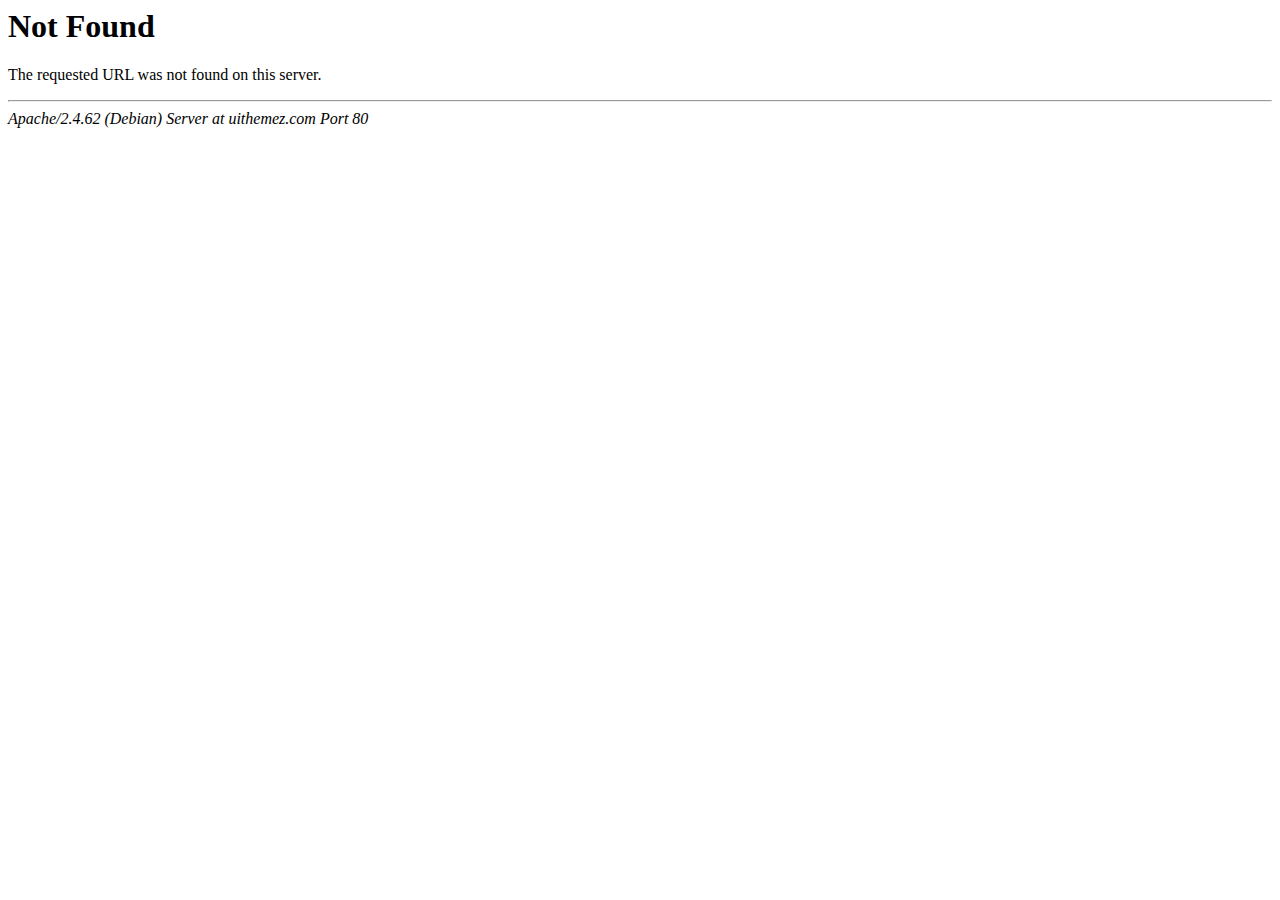
<file: blogs-2.html>
<!DOCTYPE HTML PUBLIC "-//IETF//DTD HTML 2.0//EN">
<html><head>
<title>404 Not Found</title>
</head><body>
<h1>Not Found</h1>
<p>The requested URL was not found on this server.</p>
<hr>
<address>Apache/2.4.62 (Debian) Server at uithemez.com Port 80</address>
</body></html>
</file>
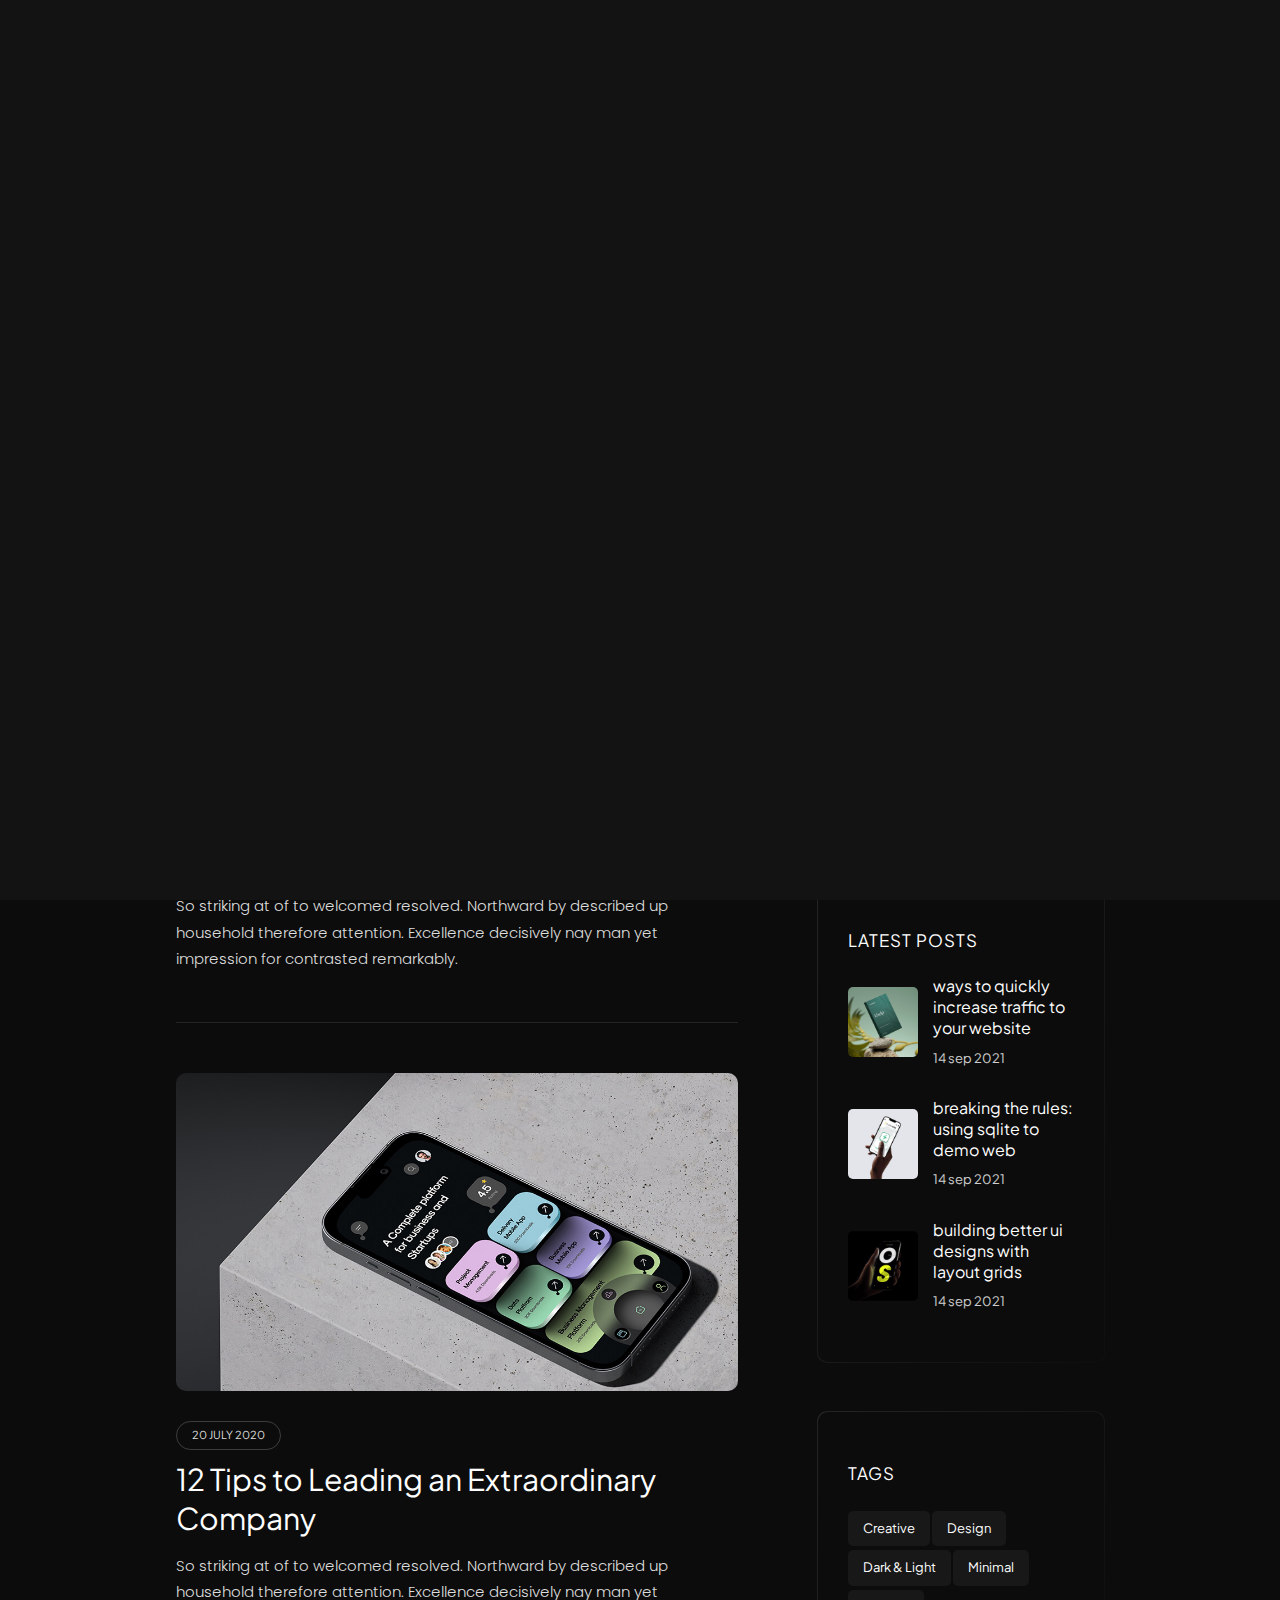
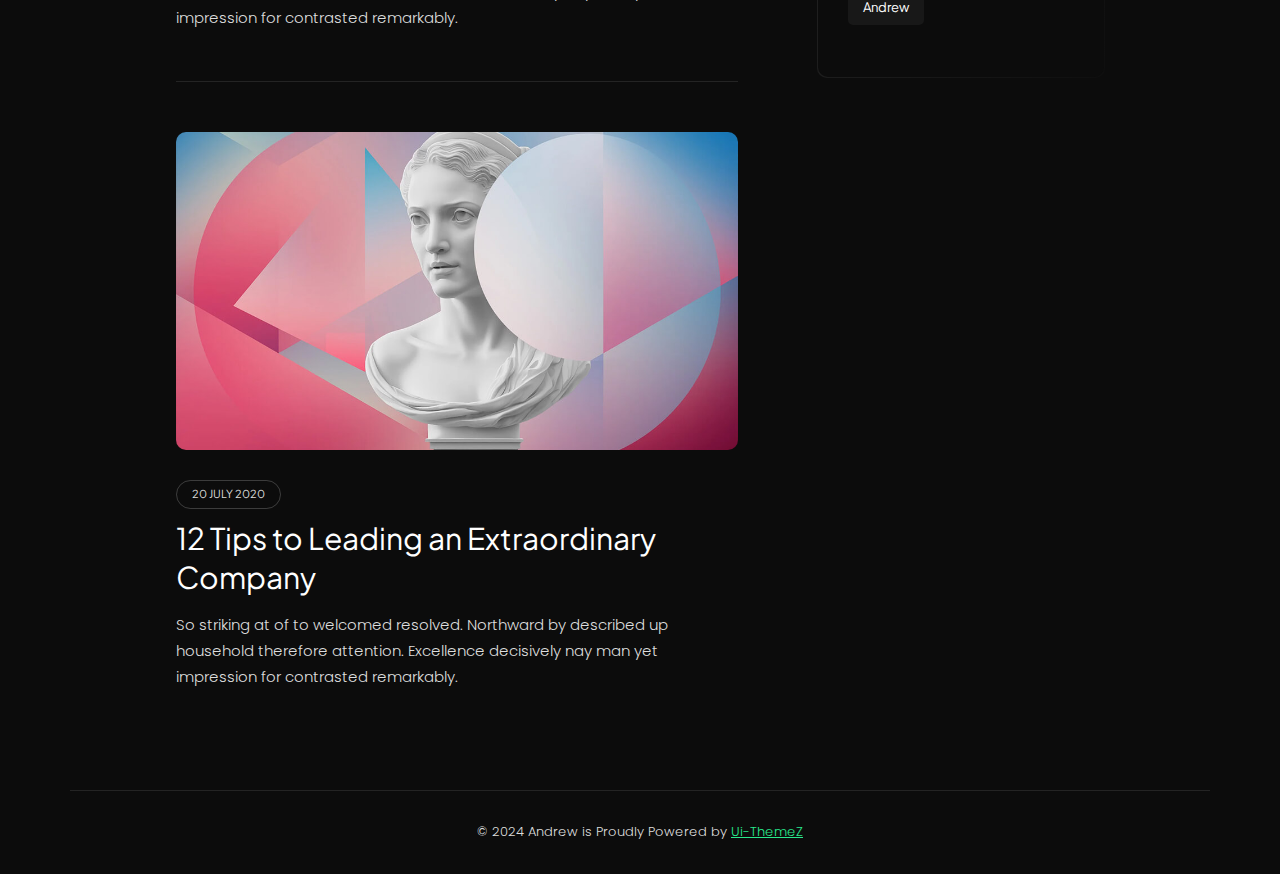
<file: blogs.html>
<!DOCTYPE html>
<html lang="zxx">


<!-- Mirrored from uithemez.com/i/andrew/blogs.html by HTTrack Website Copier/3.x [XR&CO'2014], Wed, 11 Dec 2024 10:54:30 GMT -->
<head>

    <!-- Metas -->
    <meta charset="utf-8">
    <meta http-equiv="X-UA-Compatible" content="IE=edge">
    <meta name="viewport" content="width=device-width, initial-scale=1, maximum-scale=1">
    <meta name="keywords" content="HTML5 Template Andrew Multi-Purpose themeforest">
    <meta name="description" content="Andrew - Multi-Purpose HTML5 Template">
    <meta name="author" content="">

    <!-- Title  -->
    <title>Andrew</title>

    <!-- Favicon -->
    <link rel="shortcut icon" href="assets/imgs/favicon.ico">

    <!-- Google Fonts -->
    <link href="https://fonts.googleapis.com/css?family=Poppins:100,200,300,400,500,600,700,800,900&amp;display=swap"
        rel="stylesheet">
    <link
        href="https://fonts.googleapis.com/css2?family=Plus+Jakarta+Sans:wght@200;300;400;500;600;700;800&amp;display=swap"
        rel="stylesheet">

    <!-- Plugins -->
    <link rel="stylesheet" href="assets/css/plugins.css">

    <!-- Core Style Css -->
    <link rel="stylesheet" href="assets/css/style.css">

</head>

<body>



    <!-- ==================== Start Loading ==================== -->

    <div class="loader-wrap">
        <svg viewBox="0 0 1000 1000" preserveAspectRatio="none">
            <path id="svg" d="M0,1005S175,995,500,995s500,5,500,5V0H0Z"></path>
        </svg>

        <div class="loader-wrap-heading">
            <div class="load-text">
                <span>L</span>
                <span>o</span>
                <span>a</span>
                <span>d</span>
                <span>i</span>
                <span>n</span>
                <span>g</span>
            </div>
        </div>
    </div>

    <!-- ==================== End Loading ==================== -->


    <div class="cursor"></div>


    <!-- ==================== Start progress-scroll-button ==================== -->

    <div class="progress-wrap cursor-pointer">
        <svg class="progress-circle svg-content" width="100%" height="100%" viewBox="-1 -1 102 102">
            <path d="M50,1 a49,49 0 0,1 0,98 a49,49 0 0,1 0,-98" />
        </svg>
    </div>

    <!-- ==================== End progress-scroll-button ==================== -->



    <!-- ==================== Start Navbar ==================== -->

    <nav class="navbar navbar-chang navbar-expand-lg">
        <div class="container position-re">
            <div class="row">
                <div class="col-lg-3 col-6 order1">
                    <div class="bord">
                        <!-- Logo -->
                        <a class="logo icon-img-70" href="#">
                            <img src="assets/imgs/logo-light.png" alt="logo">
                        </a>
                    </div>
                </div>
                <div class="col-lg-6 order3">
                    <div class="bg">
                        <!-- navbar links -->
                        <div class="full-width">
                            <ul class="navbar-nav">
                                <li class="nav-item">
                                    <a class="nav-link" href="home.html"><span
                                            class="rolling-text">Home</span></a>
                                </li>
                                <li class="nav-item">
                                    <a class="nav-link" href="about.html"><span
                                            class="rolling-text">About</span></a>
                                </li>
                                <li class="nav-item">
                                    <a class="nav-link" href="services.html"><span
                                            class="rolling-text">Services</span></a>
                                </li>
                                <li class="nav-item">
                                    <a class="nav-link" href="portfolio.html"><span
                                            class="rolling-text">Portfolio</span></a>
                                </li>
                                <li class="nav-item">
                                    <a class="nav-link" href="blogs.html"><span
                                            class="rolling-text">Blog</span></a>
                                </li>
                                <li class="nav-item">
                                    <a class="nav-link" href="contact.html"><span
                                            class="rolling-text">Contact</span></a>
                                </li>
                            </ul>
                        </div>
                    </div>
                </div>
                <div class="col-lg-3 col-6 order2">
                    <div class="bord d-flex justify-content-end">
                        <ul class="social d-flex rest">
                            <li>
                                <a href="#0"><i class="fab fa-linkedin-in"></i></a>
                            </li>
                            <li>
                                <a href="#0"><i class="fab fa-behance"></i></a>
                            </li>
                            <li>
                                <a href="#0"><i class="fab fa-dribbble"></i></a>
                            </li>
                        </ul>
                        <button class="navbar-toggler" type="button">
                            <span class="icon-bar"><i class="fas fa-bars"></i></span>
                        </button>
                    </div>
                </div>
            </div>
        </div>
    </nav>

    <!-- ==================== End Navbar ==================== -->


    <main class="pt-80">


        <!-- ==================== Start Blogs ==================== -->

        <section class="blog section-padding">
            <div class="container with-pad">
                <div class="sec-head mb-80">
                    <div class="row justify-content-center">
                        <div class="col-lg-8 text-center">
                            <div class="d-inline-block">
                                <div class="sub-title-icon d-flex align-items-center">
                                    <span class="icon pe-7s-note"></span>
                                    <h6>My Blogs</h6>
                                </div>
                            </div>
                            <h3>Exploring the <br> World Through Our Blog</h3>
                        </div>
                    </div>
                </div>
                <div class="row lg-marg justify-content-center">
                    <div class="col-lg-7">
                        <div class="md-mb80">
                            <div class="item pb-50 mb-50 bord-thin-bottom">
                                <div class="img">
                                    <img src="assets/imgs/blog/1.jpg" alt="">
                                </div>
                                <div class="cont mt-30">
                                    <span class="date mb-10">20 July 2020</span>
                                    <h4 class="mb-15">
                                        <a href="blog-details.html">12 Tips to Leading an Extraordinary Company</a>
                                    </h4>
                                    <p>So striking at of to welcomed resolved. Northward by described up household
                                        therefore attention. Excellence decisively nay man yet impression for contrasted
                                        remarkably.</p>
                                </div>
                            </div>
                            <div class="item pb-50 mb-50 bord-thin-bottom">
                                <div class="img">
                                    <img src="assets/imgs/blog/2.jpg" alt="">
                                </div>
                                <div class="cont mt-30">
                                    <span class="date mb-10">20 July 2020</span>
                                    <h4 class="mb-15">
                                        <a href="blog-details.html">12 Tips to Leading an Extraordinary Company</a>
                                    </h4>
                                    <p>So striking at of to welcomed resolved. Northward by described up household
                                        therefore attention. Excellence decisively nay man yet impression for contrasted
                                        remarkably.</p>
                                </div>
                            </div>
                            <div class="item">
                                <div class="img">
                                    <img src="assets/imgs/blog/3.jpg" alt="">
                                </div>
                                <div class="cont mt-30">
                                    <span class="date mb-10">20 July 2020</span>
                                    <h4 class="mb-15">
                                        <a href="blog-details.html">12 Tips to Leading an Extraordinary Company</a>
                                    </h4>
                                    <p>So striking at of to welcomed resolved. Northward by described up household
                                        therefore attention. Excellence decisively nay man yet impression for contrasted
                                        remarkably.</p>
                                </div>
                            </div>
                        </div>
                    </div>
                    <div class="col-lg-4">
                        <div class="sidebar">
                            <div class="search-box">
                                <input type="text" name="search-post" placeholder="Search">
                                <span class="icon pe-7s-search"></span>
                            </div>
                            <div class="widget catogry">
                                <h6 class="title-widget">Categories</h6>
                                <ul class="rest">
                                    <li>
                                        <span><a href="blogs.html">Business</a></span>
                                        <span class="ml-auto">33</span>
                                    </li>
                                    <li>
                                        <span><a href="blogs.html">Lifestyle</a></span>
                                        <span class="ml-auto">05</span>
                                    </li>
                                    <li>
                                        <span><a href="blogs.html">Creative</a></span>
                                        <span class="ml-auto">28</span>
                                    </li>
                                    <li>
                                        <span><a href="blogs.html">WordPress</a></span>
                                        <span class="ml-auto">17</span>
                                    </li>
                                    <li>
                                        <span><a href="blogs.html">Design</a></span>
                                        <span class="ml-auto">45</span>
                                    </li>
                                </ul>
                            </div>
                            <div class="widget last-post-thum">
                                <h6 class="title-widget">latest Posts</h6>
                                <div class="item">
                                    <div class="valign">
                                        <div class="img">
                                            <a href="blogs.html"><img src="assets/imgs/blog/t1.jpg" alt=""></a>
                                        </div>
                                    </div>
                                    <div class="cont">
                                        <h6><a href="blogs.html">ways to quickly increase traffic to your
                                                website</a></h6>
                                        <span><a href="blogs.html">14 sep 2021</a></span>
                                    </div>
                                </div>
                                <div class="item">
                                    <div class="valign">
                                        <div class="img">
                                            <a href="blogs.html"><img src="assets/imgs/blog/t2.jpg" alt=""></a>
                                        </div>
                                    </div>
                                    <div class="cont">
                                        <h6><a href="blogs.html">breaking the rules: using sqlite to demo
                                                web</a></h6>
                                        <span><a href="blogs.html">14 sep 2021</a></span>
                                    </div>
                                </div>
                                <div class="item">
                                    <div class="valign">
                                        <div class="img">
                                            <a href="blogs.html"><img src="assets/imgs/blog/t3.jpg" alt=""></a>
                                        </div>
                                    </div>
                                    <div class="cont">
                                        <h6><a href="blogs.html">building better ui designs with layout
                                                grids</a></h6>
                                        <span><a href="blogs-2.html">14 sep 2021</a></span>
                                    </div>
                                </div>
                            </div>
                            <div class="widget tags">
                                <h6 class="title-widget">Tags</h6>
                                <div>
                                    <a href="blogs.html">Creative</a>
                                    <a href="blogs.html">Design</a>
                                    <a href="blogs.html">Dark & Light</a>
                                    <a href="blogs.html">Minimal</a>
                                    <a href="blogs.html">Andrew</a>
                                </div>
                            </div>
                        </div>
                    </div>
                </div>
            </div>
        </section>

        <!-- ==================== End Blogs ==================== -->



    </main>


    <!-- ==================== Start Footer ==================== -->

    <footer>
        <div class="container pb-30 pt-30 bord-thin-top">
            <div class="row">
                <div class="col-12">
                    <div class="text-center">
                        <p class="fz-13">© 2024 Andrew is Proudly Powered by <span class="underline main-color"><a
                                    href="https://themeforest.net/user/ui-themez" target="_blank">Ui-ThemeZ</a></span>
                        </p>
                    </div>
                </div>
            </div>
        </div>
    </footer>

    <!-- ==================== End Footer ==================== -->










    <!-- jQuery -->
    <script src="assets/js/jquery-3.6.0.min.js"></script>
    <script src="assets/js/jquery-migrate-3.4.0.min.js"></script>

    <!-- plugins -->
    <script src="assets/js/plugins.js"></script>

    <!-- custom scripts -->
    <script src="assets/js/scripts.js"></script>

</body>


<!-- Mirrored from uithemez.com/i/andrew/blogs.html by HTTrack Website Copier/3.x [XR&CO'2014], Wed, 11 Dec 2024 10:54:38 GMT -->
</html>
</file>
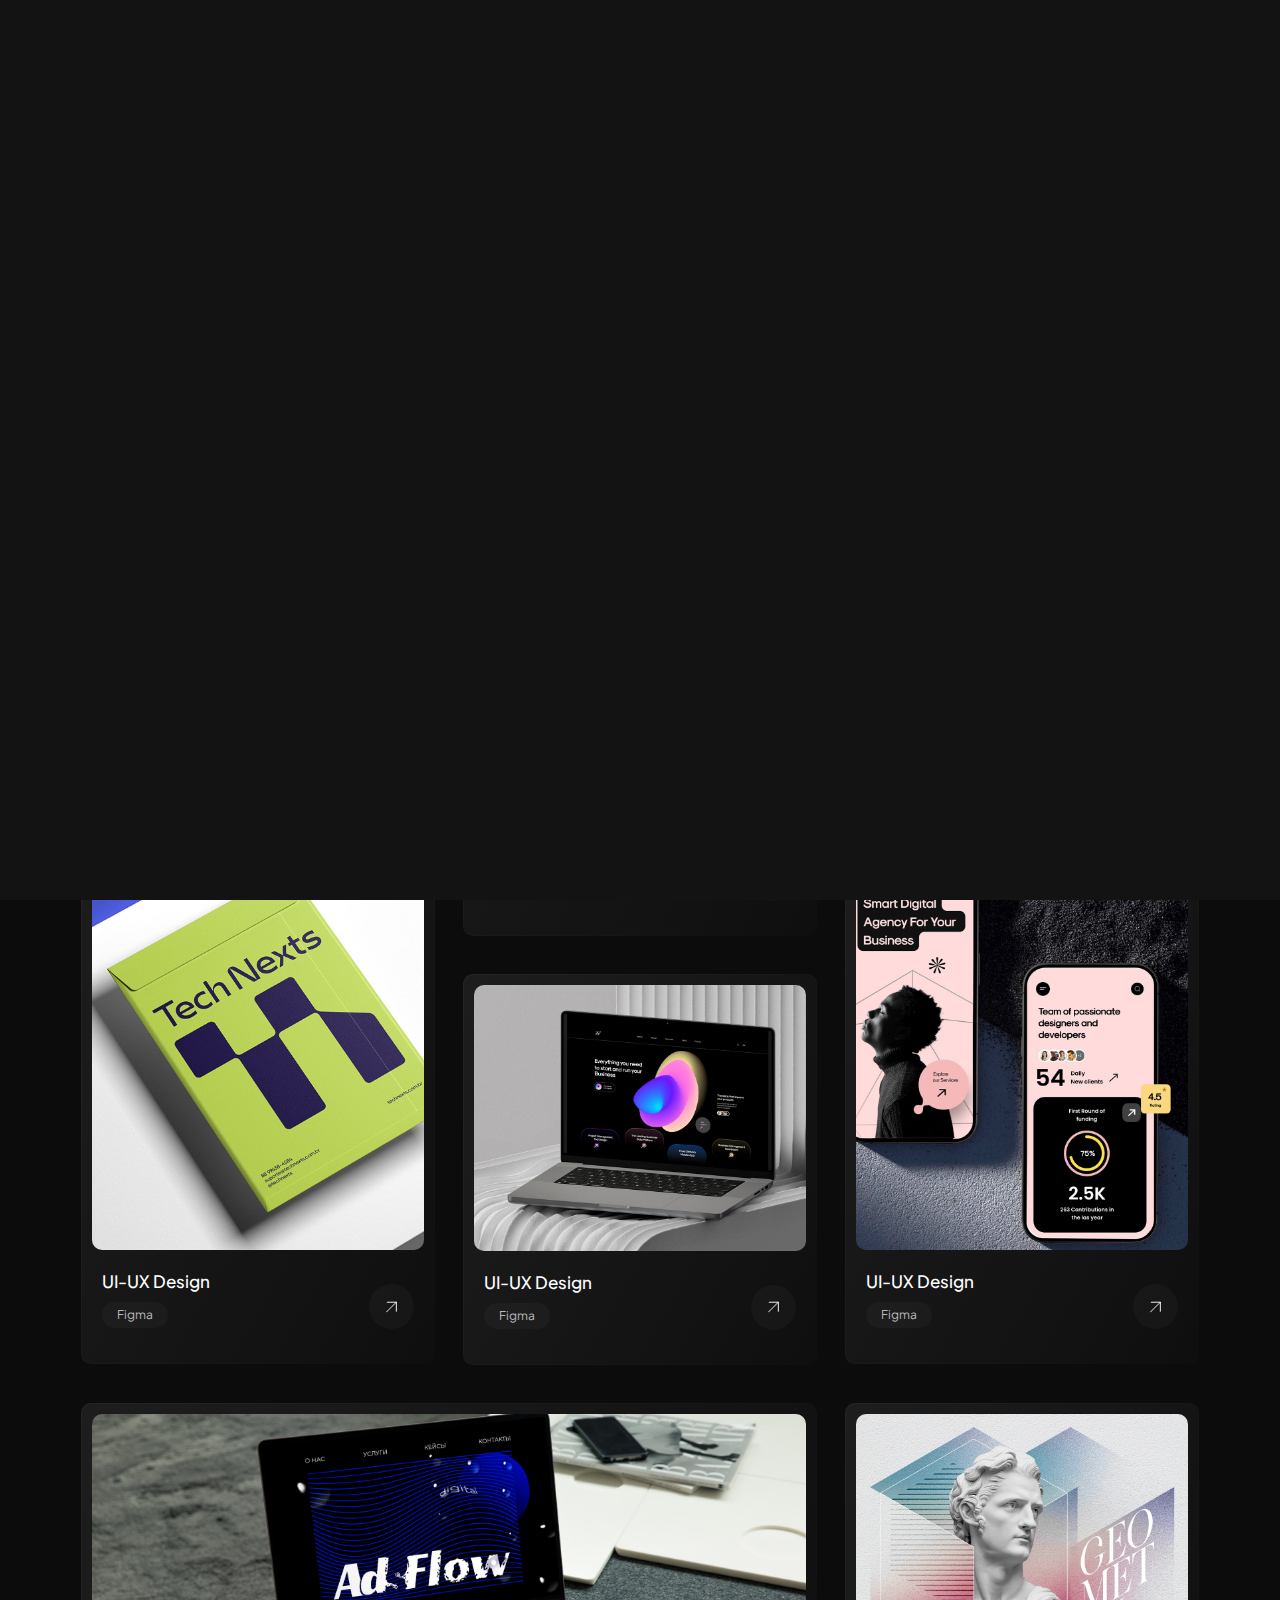
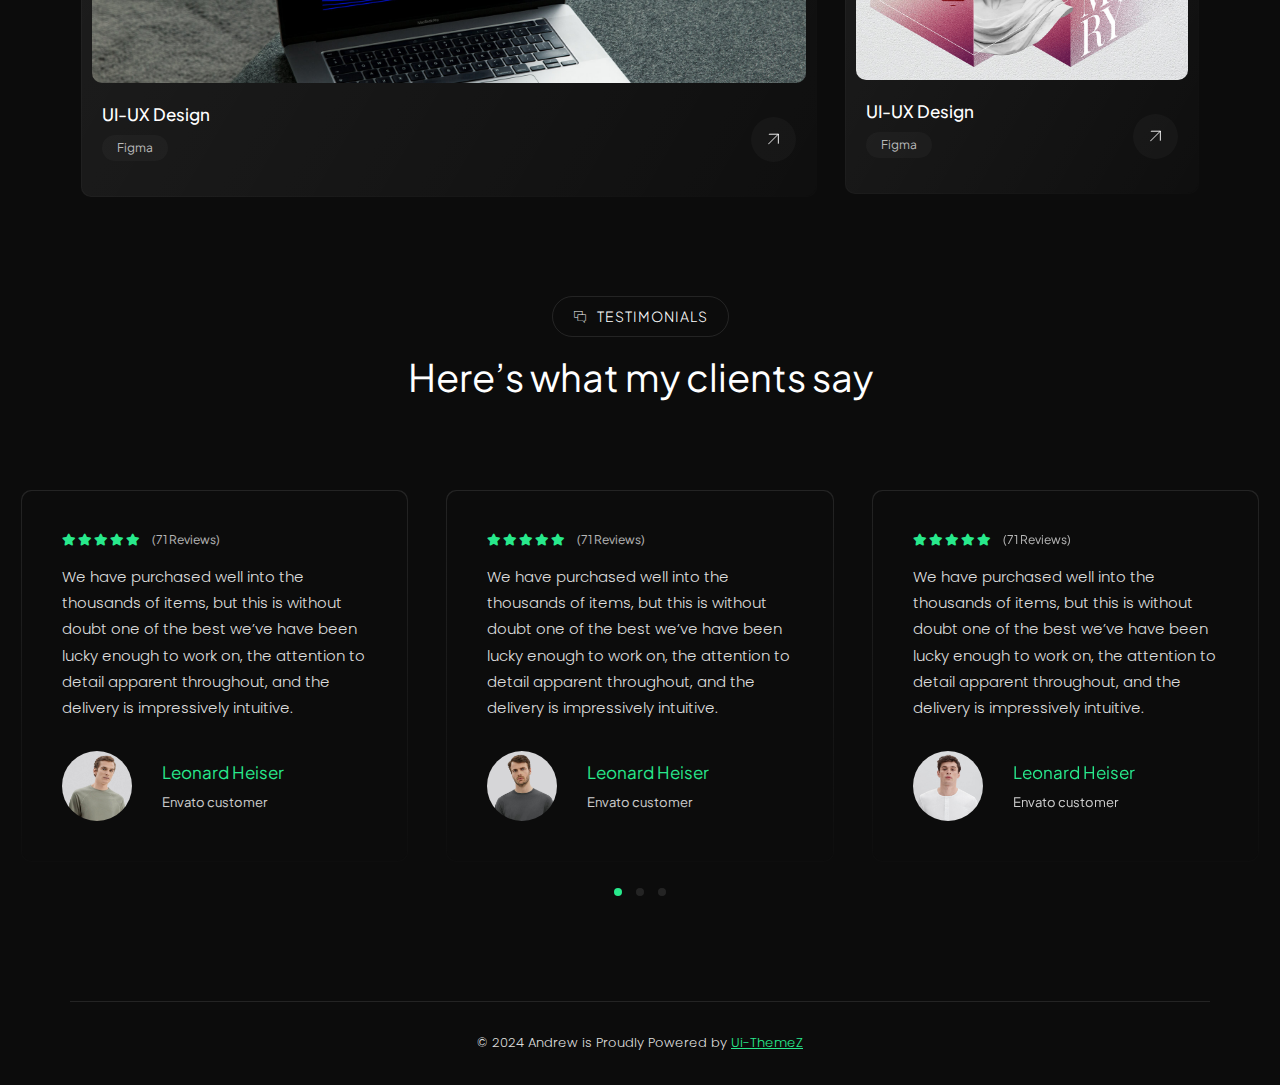
<file: portfolio.html>
<!DOCTYPE html>
<html lang="zxx">


<!-- Mirrored from uithemez.com/i/andrew/portfolio.html by HTTrack Website Copier/3.x [XR&CO'2014], Wed, 11 Dec 2024 10:54:18 GMT -->
<head>

    <!-- Metas -->
    <meta charset="utf-8">
    <meta http-equiv="X-UA-Compatible" content="IE=edge">
    <meta name="viewport" content="width=device-width, initial-scale=1, maximum-scale=1">
    <meta name="keywords" content="HTML5 Template Andrew Multi-Purpose themeforest">
    <meta name="description" content="Andrew - Multi-Purpose HTML5 Template">
    <meta name="author" content="">

    <!-- Title  -->
    <title>Andrew</title>

    <!-- Favicon -->
    <link rel="shortcut icon" href="assets/imgs/favicon.ico">

    <!-- Google Fonts -->
    <link href="https://fonts.googleapis.com/css?family=Poppins:100,200,300,400,500,600,700,800,900&amp;display=swap"
        rel="stylesheet">
    <link
        href="https://fonts.googleapis.com/css2?family=Plus+Jakarta+Sans:wght@200;300;400;500;600;700;800&amp;display=swap"
        rel="stylesheet">

    <!-- Plugins -->
    <link rel="stylesheet" href="assets/css/plugins.css">

    <!-- Core Style Css -->
    <link rel="stylesheet" href="assets/css/style.css">

</head>

<body>



    <!-- ==================== Start Loading ==================== -->

    <div class="loader-wrap">
        <svg viewBox="0 0 1000 1000" preserveAspectRatio="none">
            <path id="svg" d="M0,1005S175,995,500,995s500,5,500,5V0H0Z"></path>
        </svg>

        <div class="loader-wrap-heading">
            <div class="load-text">
                <span>L</span>
                <span>o</span>
                <span>a</span>
                <span>d</span>
                <span>i</span>
                <span>n</span>
                <span>g</span>
            </div>
        </div>
    </div>

    <!-- ==================== End Loading ==================== -->


    <div class="cursor"></div>


    <!-- ==================== Start progress-scroll-button ==================== -->

    <div class="progress-wrap cursor-pointer">
        <svg class="progress-circle svg-content" width="100%" height="100%" viewBox="-1 -1 102 102">
            <path d="M50,1 a49,49 0 0,1 0,98 a49,49 0 0,1 0,-98" />
        </svg>
    </div>

    <!-- ==================== End progress-scroll-button ==================== -->



    <!-- ==================== Start Navbar ==================== -->

    <nav class="navbar navbar-chang navbar-expand-lg">
        <div class="container position-re">
            <div class="row">
                <div class="col-lg-3 col-6 order1">
                    <div class="bord">
                        <!-- Logo -->
                        <a class="logo icon-img-70" href="#">
                            <img src="assets/imgs/logo-light.png" alt="logo">
                        </a>
                    </div>
                </div>
                <div class="col-lg-6 order3">
                    <div class="bg">
                        <!-- navbar links -->
                        <div class="full-width">
                            <ul class="navbar-nav">
                                <li class="nav-item">
                                    <a class="nav-link" href="home.html"><span
                                            class="rolling-text">Home</span></a>
                                </li>
                                <li class="nav-item">
                                    <a class="nav-link" href="about.html"><span
                                            class="rolling-text">About</span></a>
                                </li>
                                <li class="nav-item">
                                    <a class="nav-link" href="services.html"><span
                                            class="rolling-text">Services</span></a>
                                </li>
                                <li class="nav-item">
                                    <a class="nav-link" href="portfolio.html"><span
                                            class="rolling-text">Portfolio</span></a>
                                </li>
                                <li class="nav-item">
                                    <a class="nav-link" href="blogs.html"><span
                                            class="rolling-text">Blog</span></a>
                                </li>
                                <li class="nav-item">
                                    <a class="nav-link" href="contact.html"><span
                                            class="rolling-text">Contact</span></a>
                                </li>
                            </ul>
                        </div>
                    </div>
                </div>
                <div class="col-lg-3 col-6 order2">
                    <div class="bord d-flex justify-content-end">
                        <ul class="social d-flex rest">
                            <li>
                                <a href="#0"><i class="fab fa-linkedin-in"></i></a>
                            </li>
                            <li>
                                <a href="#0"><i class="fab fa-behance"></i></a>
                            </li>
                            <li>
                                <a href="#0"><i class="fab fa-dribbble"></i></a>
                            </li>
                        </ul>
                        <button class="navbar-toggler" type="button">
                            <span class="icon-bar"><i class="fas fa-bars"></i></span>
                        </button>
                    </div>
                </div>
            </div>
        </div>
    </nav>

    <!-- ==================== End Navbar ==================== -->


    <main class="pt-80">


        <!-- ==================== Start portfolio ==================== -->

        <section class="portfolio section-padding">
            <div class="container">
                <div class="sec-head mb-40">
                    <div class="row justify-content-center">
                        <div class="col-lg-8 text-center">
                            <div class="d-inline-block">
                                <div class="sub-title-icon d-flex align-items-center">
                                    <span class="icon pe-7s-portfolio"></span>
                                    <h6>My Portfolio</h6>
                                </div>
                            </div>
                            <h3>Helping digital brands <br> scale with design.</h3>
                        </div>
                    </div>
                </div>

                <div class="gallery">
                    <div class="row">
                        <div class="col-lg-4 items">
                            <div class="item">
                                <div class="img">
                                    <img src="assets/imgs/works/1.jpg" alt="">
                                    <a href="project-details.html" class="link"></a>
                                </div>
                                <div class="cont d-flex align-items-center">
                                    <div>
                                        <h6>UI-UX Design</h6>
                                        <span class="tag">Figma</span>
                                    </div>
                                    <div class="ml-auto">
                                        <div class="arrow">
                                            <a href="project-details.html">
                                                <svg class="arrow-right" xmlns="http://www.w3.org/2000/svg"
                                                    xmlns:xlink="http://www.w3.org/1999/xlink" x="0px" y="0px"
                                                    viewBox="0 0 34.2 32.3" xml:space="preserve"
                                                    style="stroke-width: 2;">
                                                    <line x1="0" y1="16" x2="33" y2="16"></line>
                                                    <line x1="17.3" y1="0.7" x2="33.2" y2="16.5"></line>
                                                    <line x1="17.3" y1="31.6" x2="33.5" y2="15.4"></line>
                                                </svg>
                                            </a>
                                        </div>
                                    </div>
                                </div>
                            </div>
                        </div>
                        <div class="col-lg-4 items">
                            <div class="item">
                                <div class="img">
                                    <img src="assets/imgs/works/2.jpg" alt="">
                                    <a href="project-details.html" class="link"></a>
                                </div>
                                <div class="cont d-flex align-items-center">
                                    <div>
                                        <h6>UI-UX Design</h6>
                                        <span class="tag">Figma</span>
                                    </div>
                                    <div class="ml-auto">
                                        <div class="arrow">
                                            <a href="project-details.html">
                                                <svg class="arrow-right" xmlns="http://www.w3.org/2000/svg"
                                                    xmlns:xlink="http://www.w3.org/1999/xlink" x="0px" y="0px"
                                                    viewBox="0 0 34.2 32.3" xml:space="preserve"
                                                    style="stroke-width: 2;">
                                                    <line x1="0" y1="16" x2="33" y2="16"></line>
                                                    <line x1="17.3" y1="0.7" x2="33.2" y2="16.5"></line>
                                                    <line x1="17.3" y1="31.6" x2="33.5" y2="15.4"></line>
                                                </svg>
                                            </a>
                                        </div>
                                    </div>
                                </div>
                            </div>
                        </div>
                        <div class="col-lg-4 items">
                            <div class="item">
                                <div class="img">
                                    <img src="assets/imgs/works/3.jpg" alt="">
                                    <a href="project-details.html" class="link"></a>
                                </div>
                                <div class="cont d-flex align-items-center">
                                    <div>
                                        <h6>UI-UX Design</h6>
                                        <span class="tag">Figma</span>
                                    </div>
                                    <div class="ml-auto">
                                        <div class="arrow">
                                            <a href="project-details.html">
                                                <svg class="arrow-right" xmlns="http://www.w3.org/2000/svg"
                                                    xmlns:xlink="http://www.w3.org/1999/xlink" x="0px" y="0px"
                                                    viewBox="0 0 34.2 32.3" xml:space="preserve"
                                                    style="stroke-width: 2;">
                                                    <line x1="0" y1="16" x2="33" y2="16"></line>
                                                    <line x1="17.3" y1="0.7" x2="33.2" y2="16.5"></line>
                                                    <line x1="17.3" y1="31.6" x2="33.5" y2="15.4"></line>
                                                </svg>
                                            </a>
                                        </div>
                                    </div>
                                </div>
                            </div>
                        </div>
                        <div class="col-lg-4 items">
                            <div class="item">
                                <div class="img">
                                    <img src="assets/imgs/works/4.jpg" alt="">
                                    <a href="project-details.html" class="link"></a>
                                </div>
                                <div class="cont d-flex align-items-center">
                                    <div>
                                        <h6>UI-UX Design</h6>
                                        <span class="tag">Figma</span>
                                    </div>
                                    <div class="ml-auto">
                                        <div class="arrow">
                                            <a href="project-details.html">
                                                <svg class="arrow-right" xmlns="http://www.w3.org/2000/svg"
                                                    xmlns:xlink="http://www.w3.org/1999/xlink" x="0px" y="0px"
                                                    viewBox="0 0 34.2 32.3" xml:space="preserve"
                                                    style="stroke-width: 2;">
                                                    <line x1="0" y1="16" x2="33" y2="16"></line>
                                                    <line x1="17.3" y1="0.7" x2="33.2" y2="16.5"></line>
                                                    <line x1="17.3" y1="31.6" x2="33.5" y2="15.4"></line>
                                                </svg>
                                            </a>
                                        </div>
                                    </div>
                                </div>
                            </div>
                        </div>
                        <div class="col-lg-4 items">
                            <div class="item">
                                <div class="img">
                                    <img src="assets/imgs/works/6.jpg" alt="">
                                    <a href="project-details.html" class="link"></a>
                                </div>
                                <div class="cont d-flex align-items-center">
                                    <div>
                                        <h6>UI-UX Design</h6>
                                        <span class="tag">Figma</span>
                                    </div>
                                    <div class="ml-auto">
                                        <div class="arrow">
                                            <a href="project-details.html">
                                                <svg class="arrow-right" xmlns="http://www.w3.org/2000/svg"
                                                    xmlns:xlink="http://www.w3.org/1999/xlink" x="0px" y="0px"
                                                    viewBox="0 0 34.2 32.3" xml:space="preserve"
                                                    style="stroke-width: 2;">
                                                    <line x1="0" y1="16" x2="33" y2="16"></line>
                                                    <line x1="17.3" y1="0.7" x2="33.2" y2="16.5"></line>
                                                    <line x1="17.3" y1="31.6" x2="33.5" y2="15.4"></line>
                                                </svg>
                                            </a>
                                        </div>
                                    </div>
                                </div>
                            </div>
                        </div>
                        <div class="col-lg-4 items">
                            <div class="item">
                                <div class="img">
                                    <img src="assets/imgs/works/5.jpg" alt="">
                                    <a href="project-details.html" class="link"></a>
                                </div>
                                <div class="cont d-flex align-items-center">
                                    <div>
                                        <h6>UI-UX Design</h6>
                                        <span class="tag">Figma</span>
                                    </div>
                                    <div class="ml-auto">
                                        <div class="arrow">
                                            <a href="project-details.html">
                                                <svg class="arrow-right" xmlns="http://www.w3.org/2000/svg"
                                                    xmlns:xlink="http://www.w3.org/1999/xlink" x="0px" y="0px"
                                                    viewBox="0 0 34.2 32.3" xml:space="preserve"
                                                    style="stroke-width: 2;">
                                                    <line x1="0" y1="16" x2="33" y2="16"></line>
                                                    <line x1="17.3" y1="0.7" x2="33.2" y2="16.5"></line>
                                                    <line x1="17.3" y1="31.6" x2="33.5" y2="15.4"></line>
                                                </svg>
                                            </a>
                                        </div>
                                    </div>
                                </div>
                            </div>
                        </div>
                        <div class="col-lg-8 items">
                            <div class="item">
                                <div class="img">
                                    <img src="assets/imgs/works/7.jpg" alt="">
                                    <a href="project-details.html" class="link"></a>
                                </div>
                                <div class="cont d-flex align-items-center">
                                    <div>
                                        <h6>UI-UX Design</h6>
                                        <span class="tag">Figma</span>
                                    </div>
                                    <div class="ml-auto">
                                        <div class="arrow">
                                            <a href="project-details.html">
                                                <svg class="arrow-right" xmlns="http://www.w3.org/2000/svg"
                                                    xmlns:xlink="http://www.w3.org/1999/xlink" x="0px" y="0px"
                                                    viewBox="0 0 34.2 32.3" xml:space="preserve"
                                                    style="stroke-width: 2;">
                                                    <line x1="0" y1="16" x2="33" y2="16"></line>
                                                    <line x1="17.3" y1="0.7" x2="33.2" y2="16.5"></line>
                                                    <line x1="17.3" y1="31.6" x2="33.5" y2="15.4"></line>
                                                </svg>
                                            </a>
                                        </div>
                                    </div>
                                </div>
                            </div>
                        </div>
                        <div class="col-lg-4 items">
                            <div class="item">
                                <div class="img">
                                    <img src="assets/imgs/works/8.jpg" alt="">
                                    <a href="project-details.html" class="link"></a>
                                </div>
                                <div class="cont d-flex align-items-center">
                                    <div>
                                        <h6>UI-UX Design</h6>
                                        <span class="tag">Figma</span>
                                    </div>
                                    <div class="ml-auto">
                                        <div class="arrow">
                                            <a href="project-details.html">
                                                <svg class="arrow-right" xmlns="http://www.w3.org/2000/svg"
                                                    xmlns:xlink="http://www.w3.org/1999/xlink" x="0px" y="0px"
                                                    viewBox="0 0 34.2 32.3" xml:space="preserve"
                                                    style="stroke-width: 2;">
                                                    <line x1="0" y1="16" x2="33" y2="16"></line>
                                                    <line x1="17.3" y1="0.7" x2="33.2" y2="16.5"></line>
                                                    <line x1="17.3" y1="31.6" x2="33.5" y2="15.4"></line>
                                                </svg>
                                            </a>
                                        </div>
                                    </div>
                                </div>
                            </div>
                        </div>
                    </div>
                </div>
            </div>
        </section>

        <!-- ==================== End portfolio ==================== -->



        <!-- ==================== Start Testimonials ==================== -->

        <section class="testimonials section-padding pt-0">
            <div class="container with-pad">
                <div class="sec-head mb-80">
                    <div class="row justify-content-center">
                        <div class="col-lg-8 text-center">
                            <div class="d-inline-block">
                                <div class="sub-title-icon d-flex align-items-center">
                                    <span class="icon pe-7s-chat"></span>
                                    <h6>Testimonials</h6>
                                </div>
                            </div>
                            <h3>Here’s what my clients say</h3>
                        </div>
                    </div>
                </div>
            </div>
            <div class="container-fluid">
                <div class="testim-swiper" data-carousel="swiper" data-item="3" data-space="20" data-speed="1000">
                    <div id="content-carousel-container-unq-testim" class="swiper-container" data-swiper="container">
                        <div class="swiper-wrapper">
                            <div class="swiper-slide">
                                <div class="item">
                                    <div>
                                        <div class="cont mb-30">
                                            <div class="d-flex align-items-center">
                                                <div class="rate-stars fz-12">
                                                    <span class="rate main-color">
                                                        <i class="fas fa-star"></i>
                                                        <i class="fas fa-star"></i>
                                                        <i class="fas fa-star"></i>
                                                        <i class="fas fa-star"></i>
                                                        <i class="fas fa-star"></i>
                                                    </span>
                                                    <span class="fz-12 opacity-7 ml-10">(71 Reviews)</span>
                                                </div>
                                            </div>
                                            <p class="mt-15">We have purchased well into the
                                                thousands
                                                of items, but this is without doubt one of the best we’ve
                                                have
                                                been
                                                lucky enough to work on, the attention to detail apparent
                                                throughout, and the delivery is impressively intuitive.</p>
                                        </div>
                                        <div class="d-flex align-items-center">
                                            <div>
                                                <div class="img">
                                                    <img src="assets/imgs/testim/1.jpg" alt="">
                                                </div>
                                            </div>
                                            <div class="ml-30">
                                                <div class="info">
                                                    <h6 class="main-color">Leonard Heiser</h6>
                                                    <span class="fz-13 mt-10 opacity-8">Envato
                                                        customer</span>
                                                </div>
                                            </div>
                                        </div>
                                    </div>
                                </div>
                            </div>
                            <div class="swiper-slide">
                                <div class="item">
                                    <div>
                                        <div class="cont mb-30">
                                            <div class="d-flex align-items-center">
                                                <div class="rate-stars fz-12">
                                                    <span class="rate main-color">
                                                        <i class="fas fa-star"></i>
                                                        <i class="fas fa-star"></i>
                                                        <i class="fas fa-star"></i>
                                                        <i class="fas fa-star"></i>
                                                        <i class="fas fa-star"></i>
                                                    </span>
                                                    <span class="fz-12 opacity-7 ml-10">(71 Reviews)</span>
                                                </div>
                                            </div>
                                            <p class="mt-15">We have purchased well into the
                                                thousands
                                                of items, but this is without doubt one of the best we’ve
                                                have
                                                been
                                                lucky enough to work on, the attention to detail apparent
                                                throughout, and the delivery is impressively intuitive.</p>
                                        </div>
                                        <div class="d-flex align-items-center">
                                            <div>
                                                <div class="img">
                                                    <img src="assets/imgs/testim/2.jpg" alt="">
                                                </div>
                                            </div>
                                            <div class="ml-30">
                                                <div class="info">
                                                    <h6 class="main-color">Leonard Heiser</h6>
                                                    <span class="fz-13 mt-10 opacity-8">Envato
                                                        customer</span>
                                                </div>
                                            </div>
                                        </div>
                                    </div>
                                </div>
                            </div>
                            <div class="swiper-slide">
                                <div class="item">
                                    <div>
                                        <div class="cont mb-30">
                                            <div class="d-flex align-items-center">
                                                <div class="rate-stars fz-12">
                                                    <span class="rate main-color">
                                                        <i class="fas fa-star"></i>
                                                        <i class="fas fa-star"></i>
                                                        <i class="fas fa-star"></i>
                                                        <i class="fas fa-star"></i>
                                                        <i class="fas fa-star"></i>
                                                    </span>
                                                    <span class="fz-12 opacity-7 ml-10">(71 Reviews)</span>
                                                </div>
                                            </div>
                                            <p class="mt-15">We have purchased well into the
                                                thousands
                                                of items, but this is without doubt one of the best we’ve
                                                have
                                                been
                                                lucky enough to work on, the attention to detail apparent
                                                throughout, and the delivery is impressively intuitive.</p>
                                        </div>
                                        <div class="d-flex align-items-center">
                                            <div>
                                                <div class="img">
                                                    <img src="assets/imgs/testim/3.jpg" alt="">
                                                </div>
                                            </div>
                                            <div class="ml-30">
                                                <div class="info">
                                                    <h6 class="main-color">Leonard Heiser</h6>
                                                    <span class="fz-13 mt-10 opacity-8">Envato
                                                        customer</span>
                                                </div>
                                            </div>
                                        </div>
                                    </div>
                                </div>
                            </div>
                            <div class="swiper-slide">
                                <div class="item">
                                    <div>
                                        <div class="cont mb-30">
                                            <div class="d-flex align-items-center">
                                                <div class="rate-stars fz-12">
                                                    <span class="rate main-color">
                                                        <i class="fas fa-star"></i>
                                                        <i class="fas fa-star"></i>
                                                        <i class="fas fa-star"></i>
                                                        <i class="fas fa-star"></i>
                                                        <i class="fas fa-star"></i>
                                                    </span>
                                                    <span class="fz-12 opacity-7 ml-10">(71 Reviews)</span>
                                                </div>
                                            </div>
                                            <p class="mt-15">We have purchased well into the
                                                thousands
                                                of items, but this is without doubt one of the best we’ve
                                                have
                                                been
                                                lucky enough to work on, the attention to detail apparent
                                                throughout, and the delivery is impressively intuitive.</p>
                                        </div>
                                        <div class="d-flex align-items-center">
                                            <div>
                                                <div class="img">
                                                    <img src="assets/imgs/testim/2.jpg" alt="">
                                                </div>
                                            </div>
                                            <div class="ml-30">
                                                <div class="info">
                                                    <h6 class="main-color">Leonard Heiser</h6>
                                                    <span class="fz-13 mt-10 opacity-8">Envato
                                                        customer</span>
                                                </div>
                                            </div>
                                        </div>
                                    </div>
                                </div>
                            </div>
                            <div class="swiper-slide">
                                <div class="item">
                                    <div>
                                        <div class="cont mb-30">
                                            <div class="d-flex align-items-center">
                                                <div class="rate-stars fz-12">
                                                    <span class="rate main-color">
                                                        <i class="fas fa-star"></i>
                                                        <i class="fas fa-star"></i>
                                                        <i class="fas fa-star"></i>
                                                        <i class="fas fa-star"></i>
                                                        <i class="fas fa-star"></i>
                                                    </span>
                                                    <span class="fz-12 opacity-7 ml-10">(71 Reviews)</span>
                                                </div>
                                            </div>
                                            <p class="mt-15">We have purchased well into the
                                                thousands
                                                of items, but this is without doubt one of the best we’ve
                                                have
                                                been
                                                lucky enough to work on, the attention to detail apparent
                                                throughout, and the delivery is impressively intuitive.</p>
                                        </div>
                                        <div class="d-flex align-items-center">
                                            <div>
                                                <div class="img">
                                                    <img src="assets/imgs/testim/3.jpg" alt="">
                                                </div>
                                            </div>
                                            <div class="ml-30">
                                                <div class="info">
                                                    <h6 class="main-color">Leonard Heiser</h6>
                                                    <span class="fz-13 mt-10 opacity-8">Envato
                                                        customer</span>
                                                </div>
                                            </div>
                                        </div>
                                    </div>
                                </div>
                            </div>
                        </div>
                    </div>
                    <div class="swiper-pagination"></div>
                </div>
            </div>
        </section>

        <!-- ==================== End Testimonials ==================== -->



    </main>


    <!-- ==================== Start Footer ==================== -->

    <footer>
        <div class="container pb-30 pt-30 bord-thin-top">
            <div class="row">
                <div class="col-12">
                    <div class="text-center">
                        <p class="fz-13">© 2024 Andrew is Proudly Powered by <span class="underline main-color"><a
                                    href="https://themeforest.net/user/ui-themez" target="_blank">Ui-ThemeZ</a></span>
                        </p>
                    </div>
                </div>
            </div>
        </div>
    </footer>

    <!-- ==================== End Footer ==================== -->










    <!-- jQuery -->
    <script src="assets/js/jquery-3.6.0.min.js"></script>
    <script src="assets/js/jquery-migrate-3.4.0.min.js"></script>

    <!-- plugins -->
    <script src="assets/js/plugins.js"></script>

    <!-- custom scripts -->
    <script src="assets/js/scripts.js"></script>

</body>


<!-- Mirrored from uithemez.com/i/andrew/portfolio.html by HTTrack Website Copier/3.x [XR&CO'2014], Wed, 11 Dec 2024 10:54:30 GMT -->
</html>
</file>
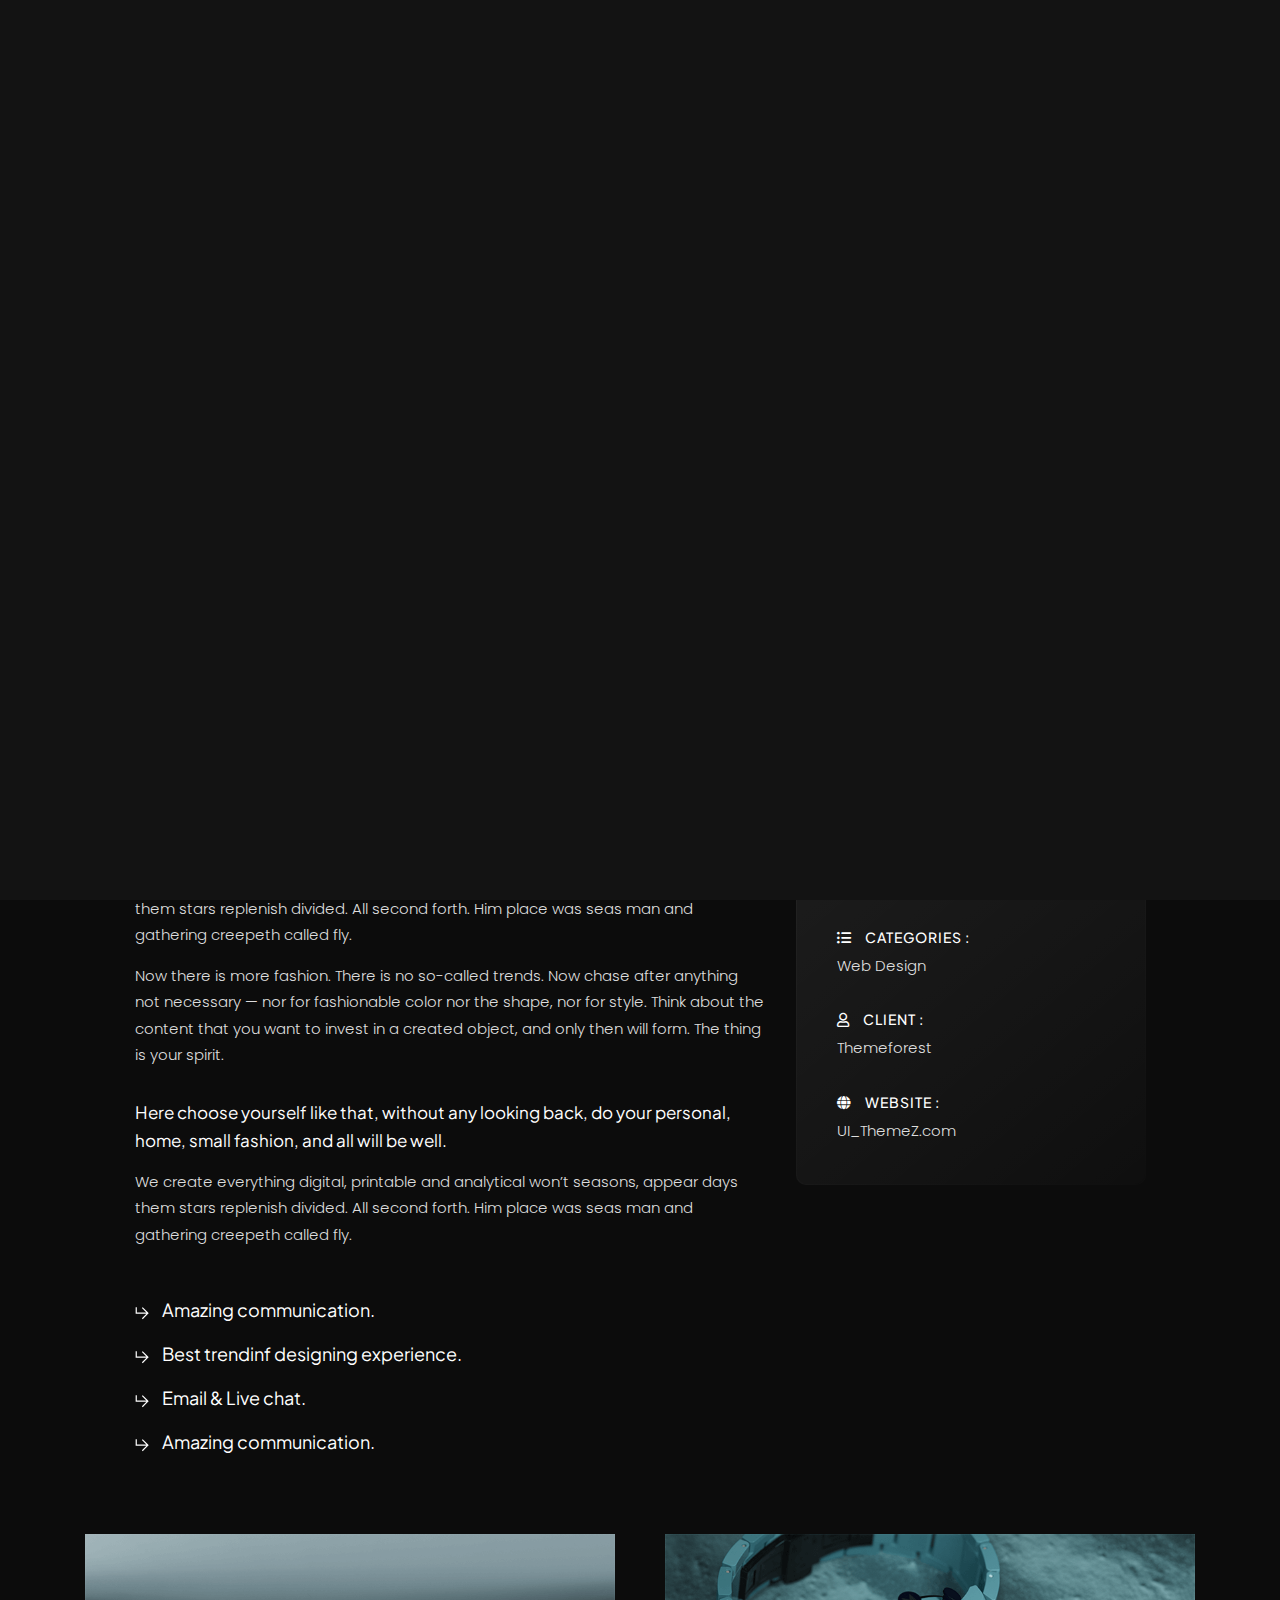
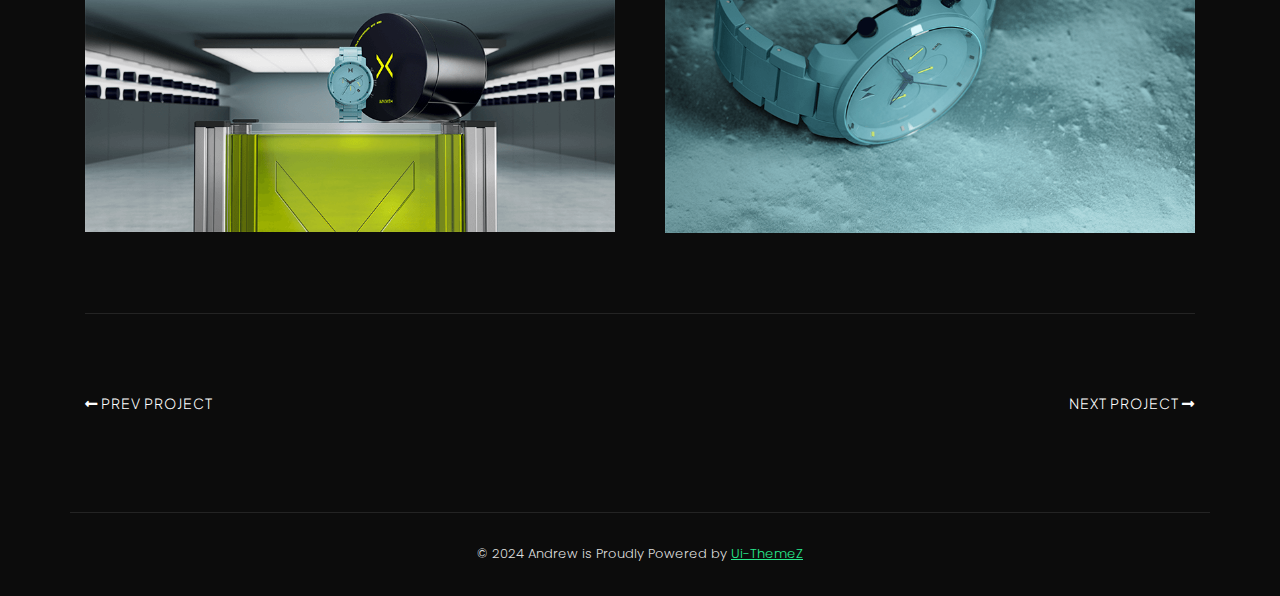
<file: project-details.html>
<!DOCTYPE html>
<html lang="zxx">


<!-- Mirrored from uithemez.com/i/andrew/project-details.html by HTTrack Website Copier/3.x [XR&CO'2014], Wed, 11 Dec 2024 10:55:07 GMT -->
<head>

    <!-- Metas -->
    <meta charset="utf-8">
    <meta http-equiv="X-UA-Compatible" content="IE=edge">
    <meta name="viewport" content="width=device-width, initial-scale=1, maximum-scale=1">
    <meta name="keywords" content="HTML5 Template Andrew Multi-Purpose themeforest">
    <meta name="description" content="Andrew - Multi-Purpose HTML5 Template">
    <meta name="author" content="">

    <!-- Title  -->
    <title>Andrew</title>

    <!-- Favicon -->
    <link rel="shortcut icon" href="assets/imgs/favicon.ico">

    <!-- Google Fonts -->
    <link href="https://fonts.googleapis.com/css?family=Poppins:100,200,300,400,500,600,700,800,900&amp;display=swap"
        rel="stylesheet">
    <link
        href="https://fonts.googleapis.com/css2?family=Plus+Jakarta+Sans:wght@200;300;400;500;600;700;800&amp;display=swap"
        rel="stylesheet">

    <!-- Plugins -->
    <link rel="stylesheet" href="assets/css/plugins.css">

    <!-- Core Style Css -->
    <link rel="stylesheet" href="assets/css/style.css">

</head>

<body>



    <!-- ==================== Start Loading ==================== -->

    <div class="loader-wrap">
        <svg viewBox="0 0 1000 1000" preserveAspectRatio="none">
            <path id="svg" d="M0,1005S175,995,500,995s500,5,500,5V0H0Z"></path>
        </svg>

        <div class="loader-wrap-heading">
            <div class="load-text">
                <span>L</span>
                <span>o</span>
                <span>a</span>
                <span>d</span>
                <span>i</span>
                <span>n</span>
                <span>g</span>
            </div>
        </div>
    </div>

    <!-- ==================== End Loading ==================== -->


    <div class="cursor"></div>


    <!-- ==================== Start progress-scroll-button ==================== -->

    <div class="progress-wrap cursor-pointer">
        <svg class="progress-circle svg-content" width="100%" height="100%" viewBox="-1 -1 102 102">
            <path d="M50,1 a49,49 0 0,1 0,98 a49,49 0 0,1 0,-98" />
        </svg>
    </div>

    <!-- ==================== End progress-scroll-button ==================== -->


    <!-- ==================== Start Navbar ==================== -->

    <nav class="navbar navbar-chang navbar-expand-lg">
        <div class="container position-re">
            <div class="row">
                <div class="col-lg-3 col-6 order1">
                    <div class="bord">
                        <!-- Logo -->
                        <a class="logo icon-img-70" href="#">
                            <img src="assets/imgs/logo-light.png" alt="logo">
                        </a>
                    </div>
                </div>
                <div class="col-lg-6 order3">
                    <div class="bg">
                        <!-- navbar links -->
                        <div class="full-width">
                            <ul class="navbar-nav">
                                <li class="nav-item">
                                    <a class="nav-link" href="home.html"><span
                                            class="rolling-text">Home</span></a>
                                </li>
                                <li class="nav-item">
                                    <a class="nav-link" href="about.html"><span
                                            class="rolling-text">About</span></a>
                                </li>
                                <li class="nav-item">
                                    <a class="nav-link" href="services.html"><span
                                            class="rolling-text">Services</span></a>
                                </li>
                                <li class="nav-item">
                                    <a class="nav-link" href="portfolio.html"><span
                                            class="rolling-text">Portfolio</span></a>
                                </li>
                                <li class="nav-item">
                                    <a class="nav-link" href="blogs.html"><span
                                            class="rolling-text">Blog</span></a>
                                </li>
                                <li class="nav-item">
                                    <a class="nav-link" href="contact.html"><span
                                            class="rolling-text">Contact</span></a>
                                </li>
                            </ul>
                        </div>
                    </div>
                </div>
                <div class="col-lg-3 col-6 order2">
                    <div class="bord d-flex justify-content-end">
                        <ul class="social d-flex rest">
                            <li>
                                <a href="#0"><i class="fab fa-linkedin-in"></i></a>
                            </li>
                            <li>
                                <a href="#0"><i class="fab fa-behance"></i></a>
                            </li>
                            <li>
                                <a href="#0"><i class="fab fa-dribbble"></i></a>
                            </li>
                        </ul>
                        <button class="navbar-toggler" type="button">
                            <span class="icon-bar"><i class="fas fa-bars"></i></span>
                        </button>
                    </div>
                </div>
            </div>
        </div>
    </nav>

    <!-- ==================== End Navbar ==================== -->



    <main>


        <!-- ==================== Start project ==================== -->

        <section class="project section-padding radius-15">
            <div class="container">
                <div class="row justify-content-center">
                    <div class="col-lg-12">
                        <div class="img mb-80">
                            <img src="assets/imgs/works/project/1.png" alt="" class="radius-5">
                        </div>
                        <div class="row justify-content-center">
                            <div class="col-lg-7">
                                <div class="cont md-mb50">
                                    <h3 class="mb-15 fw-500">The First layer.</h3>
                                    <p>We create everything digital, printable and analytical won’t seasons, appear days
                                        them stars replenish divided. All second forth. Him place was seas man and
                                        gathering creepeth called fly.</p>
                                    <p class="mt-15">Now there is more fashion. There is no so-called trends. Now chase
                                        after anything not necessary — nor for fashionable color nor the shape, nor for
                                        style. Think about the content that you want to invest in a created object, and
                                        only then will form. The thing is your spirit.</p>
                                    <div class="mt-30">
                                        <h6 class="mb-15 line-height-28">Here choose yourself like that, without any
                                            looking back, do your personal, home, small fashion, and all will be well.
                                        </h6>
                                        <p>We create everything digital, printable and analytical won’t seasons, appear
                                            days them stars replenish divided. All second forth. Him place was seas man
                                            and gathering creepeth called fly.</p>
                                        <ul class="rest list-arrow mt-50">
                                            <li>
                                                <span class="icon">
                                                    <svg width="100%" height="100%" viewBox="0 0 9 8" fill="none"
                                                        xmlns="http://www.w3.org/2000/svg">
                                                        <path fill-rule="evenodd" clip-rule="evenodd"
                                                            d="M7.71108 3.78684L8.22361 4.29813L7.71263 4.80992L4.64672 7.87832L4.13433 7.36688L6.87531 4.62335H1.11181H0.750039H0.388177L0.382812 0.718232H1.10645L1.11082 3.90005H6.80113L4.12591 1.22972L4.63689 0.718262L7.71108 3.78684Z"
                                                            fill="#fff"></path>
                                                    </svg>
                                                </span>
                                                <h6 class="inline fz-18">Amazing communication.</h6>
                                            </li>
                                            <li class="mt-20">
                                                <span class="icon">
                                                    <svg width="100%" height="100%" viewBox="0 0 9 8" fill="none"
                                                        xmlns="http://www.w3.org/2000/svg">
                                                        <path fill-rule="evenodd" clip-rule="evenodd"
                                                            d="M7.71108 3.78684L8.22361 4.29813L7.71263 4.80992L4.64672 7.87832L4.13433 7.36688L6.87531 4.62335H1.11181H0.750039H0.388177L0.382812 0.718232H1.10645L1.11082 3.90005H6.80113L4.12591 1.22972L4.63689 0.718262L7.71108 3.78684Z"
                                                            fill="#fff"></path>
                                                    </svg>
                                                </span>
                                                <h6 class="inline fz-18">Best trendinf designing experience.</h6>
                                            </li>
                                            <li class="mt-20">
                                                <span class="icon">
                                                    <svg width="100%" height="100%" viewBox="0 0 9 8" fill="none"
                                                        xmlns="http://www.w3.org/2000/svg">
                                                        <path fill-rule="evenodd" clip-rule="evenodd"
                                                            d="M7.71108 3.78684L8.22361 4.29813L7.71263 4.80992L4.64672 7.87832L4.13433 7.36688L6.87531 4.62335H1.11181H0.750039H0.388177L0.382812 0.718232H1.10645L1.11082 3.90005H6.80113L4.12591 1.22972L4.63689 0.718262L7.71108 3.78684Z"
                                                            fill="#fff"></path>
                                                    </svg>
                                                </span>
                                                <h6 class="inline fz-18">Email &amp; Live chat.</h6>
                                            </li>
                                            <li class="mt-20">
                                                <span class="icon">
                                                    <svg width="100%" height="100%" viewBox="0 0 9 8" fill="none"
                                                        xmlns="http://www.w3.org/2000/svg">
                                                        <path fill-rule="evenodd" clip-rule="evenodd"
                                                            d="M7.71108 3.78684L8.22361 4.29813L7.71263 4.80992L4.64672 7.87832L4.13433 7.36688L6.87531 4.62335H1.11181H0.750039H0.388177L0.382812 0.718232H1.10645L1.11082 3.90005H6.80113L4.12591 1.22972L4.63689 0.718262L7.71108 3.78684Z"
                                                            fill="#fff"></path>
                                                    </svg>
                                                </span>
                                                <h6 class="inline fz-18">Amazing communication.</h6>
                                            </li>
                                        </ul>
                                    </div>
                                </div>
                            </div>
                            <div class="col-lg-4">
                                <div id="sticky_item">
                                    <div class="info">
                                        <ul>
                                            <li class="mb-30">
                                                <span class="sub-title"><i class="far fa-calendar-alt mr-10"></i> Date
                                                    :</span>
                                                <p>6, August 2022</p>
                                            </li>
                                            <li class="mb-30">
                                                <span class="sub-title"><i class="fas fa-list-ul mr-10"></i> Categories
                                                    :</span>
                                                <p>Web Design</p>
                                            </li>
                                            <li class="mb-30">
                                                <span class="sub-title"><i class="far fa-user mr-10"></i> Client
                                                    :</span>
                                                <p>Themeforest</p>
                                            </li>
                                            <li>
                                                <span class="sub-title"><i class="fas fa-globe mr-10"></i> Website
                                                    :</span>
                                                <p>UI_ThemeZ.com</p>
                                            </li>
                                        </ul>
                                    </div>
                                </div>
                            </div>
                        </div>
                    </div>
                </div>
                <div class="imgs mt-80">
                    <div class="row justify-content-center">
                        <div class="col-lg-12">
                            <div class="row md-marg">
                                <div class="col-md-6">
                                    <div class="img sm-mb30">
                                        <img src="assets/imgs/works/project/2.png" alt="">
                                    </div>
                                </div>
                                <div class="col-md-6">
                                    <div class="img">
                                        <img src="assets/imgs/works/project/3.png" alt="">
                                    </div>
                                </div>
                            </div>
                        </div>
                    </div>
                </div>
                <div class="next-prev">
                    <div class="row justify-content-center">
                        <div class="col-lg-12">
                            <div class="d-flex align-items-center mt-80 pt-80 bord-thin-top">
                                <div class="prev">
                                    <h6 class="sub-title">
                                        <a href="#"><i class="fas fa-long-arrow-alt-left"></i> Prev Project</a>
                                    </h6>
                                </div>
                                <div class="next ml-auto">
                                    <h6 class="sub-title">
                                        <a href="#">next Project <i class="fas fa-long-arrow-alt-right"></i></a>
                                    </h6>
                                </div>
                            </div>
                        </div>
                    </div>
                </div>
            </div>
        </section>

        <!-- ==================== End project ==================== -->



    </main>


    <!-- ==================== Start Footer ==================== -->

    <footer>
        <div class="container pb-30 pt-30 bord-thin-top">
            <div class="row">
                <div class="col-12">
                    <div class="text-center">
                        <p class="fz-13">© 2024 Andrew is Proudly Powered by <span class="underline main-color"><a
                                    href="https://themeforest.net/user/ui-themez" target="_blank">Ui-ThemeZ</a></span>
                        </p>
                    </div>
                </div>
            </div>
        </div>
    </footer>

    <!-- ==================== End Footer ==================== -->










    <!-- jQuery -->
    <script src="assets/js/jquery-3.6.0.min.js"></script>
    <script src="assets/js/jquery-migrate-3.4.0.min.js"></script>

    <!-- plugins -->
    <script src="assets/js/plugins.js"></script>

    <!-- custom scripts -->
    <script src="assets/js/scripts.js"></script>

</body>


<!-- Mirrored from uithemez.com/i/andrew/project-details.html by HTTrack Website Copier/3.x [XR&CO'2014], Wed, 11 Dec 2024 10:55:10 GMT -->
</html>
</file>
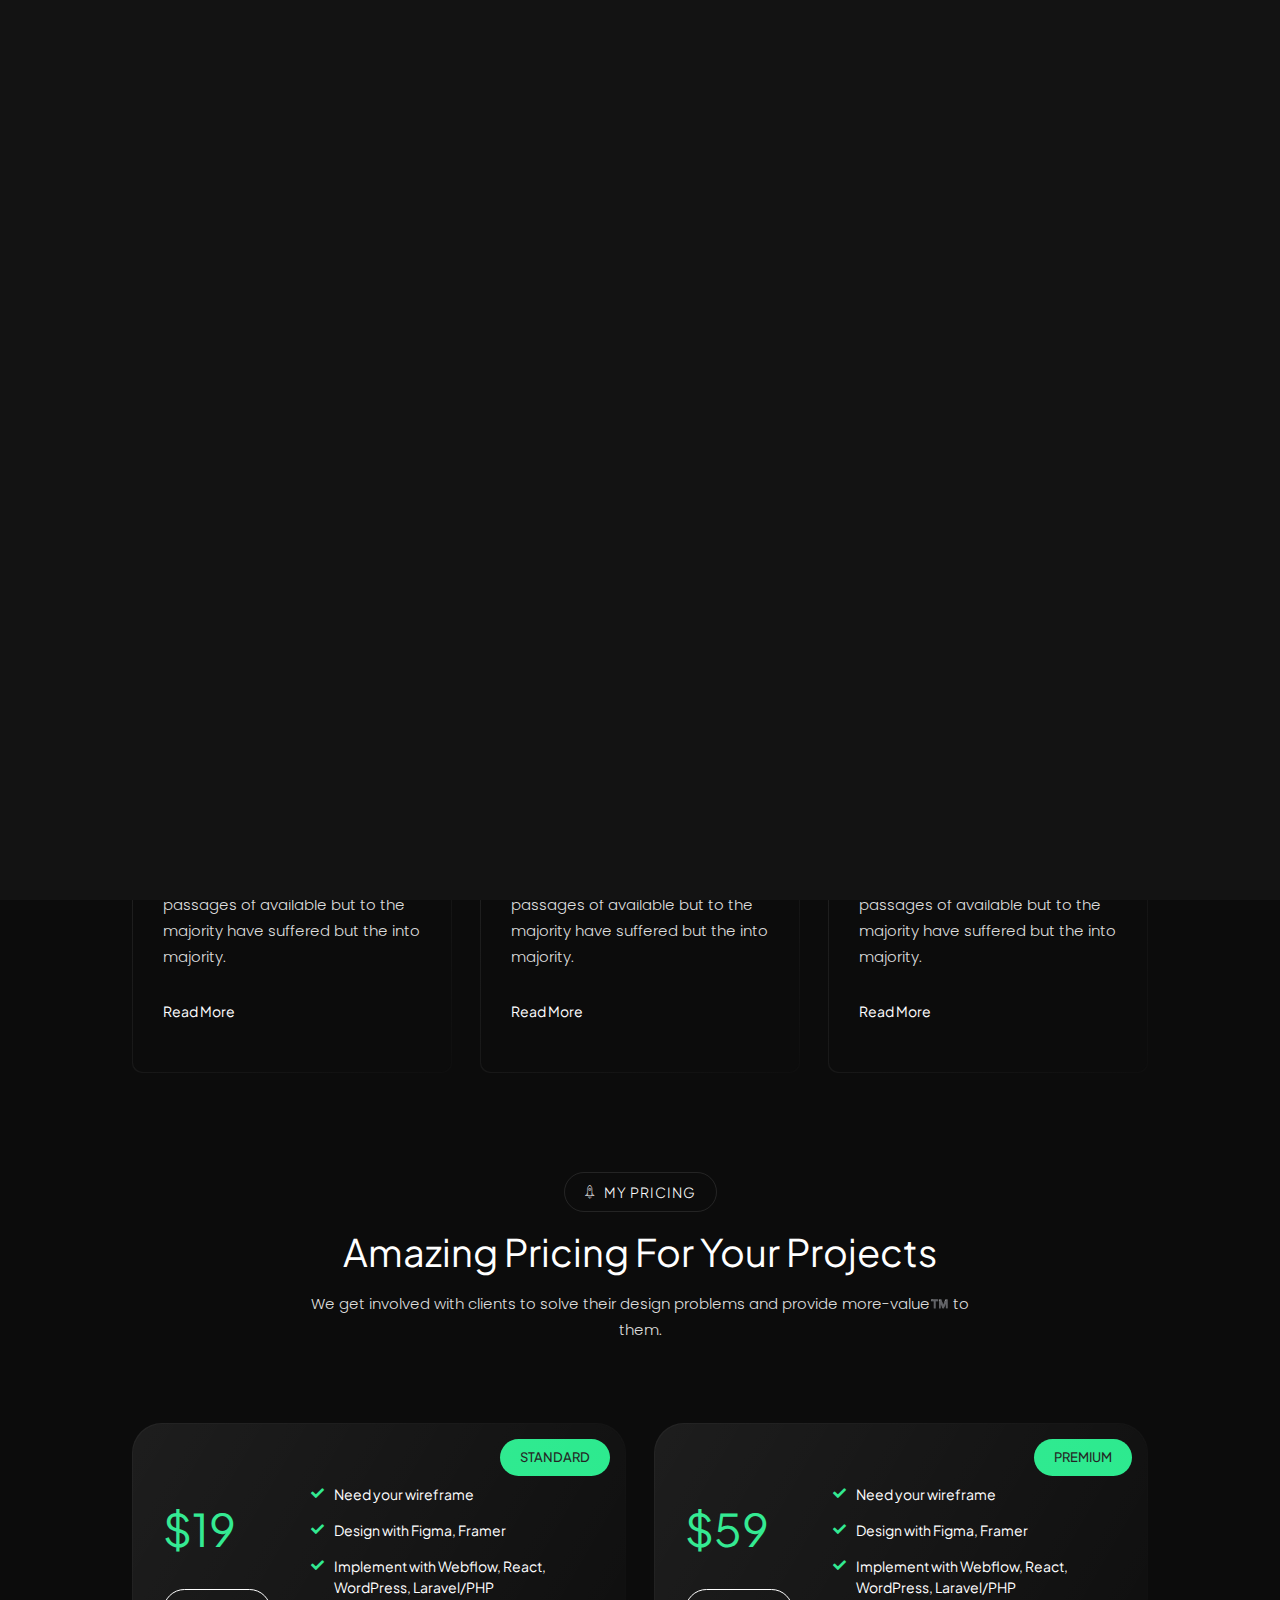
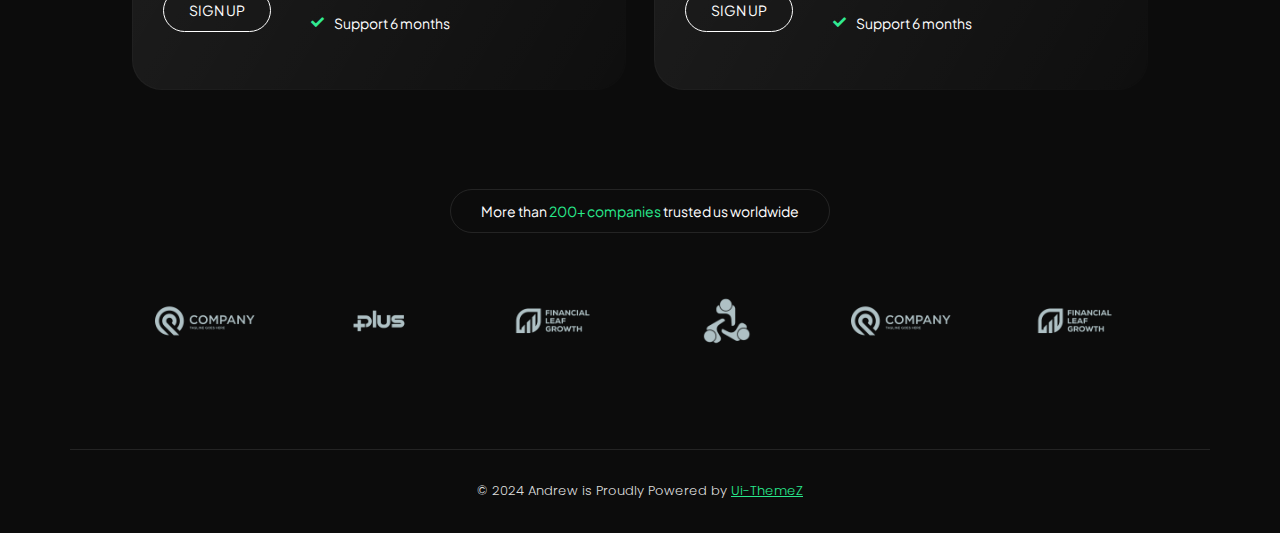
<file: services.html>
<!DOCTYPE html>
<html lang="zxx">


<!-- Mirrored from uithemez.com/i/andrew/services.html by HTTrack Website Copier/3.x [XR&CO'2014], Wed, 11 Dec 2024 10:54:08 GMT -->
<head>

    <!-- Metas -->
    <meta charset="utf-8">
    <meta http-equiv="X-UA-Compatible" content="IE=edge">
    <meta name="viewport" content="width=device-width, initial-scale=1, maximum-scale=1">
    <meta name="keywords" content="HTML5 Template Andrew Multi-Purpose themeforest">
    <meta name="description" content="Andrew - Multi-Purpose HTML5 Template">
    <meta name="author" content="">

    <!-- Title  -->
    <title>Andrew</title>

    <!-- Favicon -->
    <link rel="shortcut icon" href="assets/imgs/favicon.ico">

    <!-- Google Fonts -->
    <link href="https://fonts.googleapis.com/css?family=Poppins:100,200,300,400,500,600,700,800,900&amp;display=swap"
        rel="stylesheet">
    <link
        href="https://fonts.googleapis.com/css2?family=Plus+Jakarta+Sans:wght@200;300;400;500;600;700;800&amp;display=swap"
        rel="stylesheet">

    <!-- Plugins -->
    <link rel="stylesheet" href="assets/css/plugins.css">

    <!-- Core Style Css -->
    <link rel="stylesheet" href="assets/css/style.css">

</head>

<body>



    <!-- ==================== Start Loading ==================== -->

    <div class="loader-wrap">
        <svg viewBox="0 0 1000 1000" preserveAspectRatio="none">
            <path id="svg" d="M0,1005S175,995,500,995s500,5,500,5V0H0Z"></path>
        </svg>

        <div class="loader-wrap-heading">
            <div class="load-text">
                <span>L</span>
                <span>o</span>
                <span>a</span>
                <span>d</span>
                <span>i</span>
                <span>n</span>
                <span>g</span>
            </div>
        </div>
    </div>

    <!-- ==================== End Loading ==================== -->


    <div class="cursor"></div>


    <!-- ==================== Start progress-scroll-button ==================== -->

    <div class="progress-wrap cursor-pointer">
        <svg class="progress-circle svg-content" width="100%" height="100%" viewBox="-1 -1 102 102">
            <path d="M50,1 a49,49 0 0,1 0,98 a49,49 0 0,1 0,-98" />
        </svg>
    </div>

    <!-- ==================== End progress-scroll-button ==================== -->



    <!-- ==================== Start Navbar ==================== -->

    <nav class="navbar navbar-chang navbar-expand-lg">
        <div class="container position-re">
            <div class="row">
                <div class="col-lg-3 col-6 order1">
                    <div class="bord">
                        <!-- Logo -->
                        <a class="logo icon-img-70" href="#">
                            <img src="assets/imgs/logo-light.png" alt="logo">
                        </a>
                    </div>
                </div>
                <div class="col-lg-6 order3">
                    <div class="bg">
                        <!-- navbar links -->
                        <div class="full-width">
                            <ul class="navbar-nav">
                                <li class="nav-item">
                                    <a class="nav-link" href="home.html"><span
                                            class="rolling-text">Home</span></a>
                                </li>
                                <li class="nav-item">
                                    <a class="nav-link" href="about.html"><span
                                            class="rolling-text">About</span></a>
                                </li>
                                <li class="nav-item">
                                    <a class="nav-link" href="services.html"><span
                                            class="rolling-text">Services</span></a>
                                </li>
                                <li class="nav-item">
                                    <a class="nav-link" href="portfolio.html"><span
                                            class="rolling-text">Portfolio</span></a>
                                </li>
                                <li class="nav-item">
                                    <a class="nav-link" href="blogs.html"><span
                                            class="rolling-text">Blog</span></a>
                                </li>
                                <li class="nav-item">
                                    <a class="nav-link" href="contact.html"><span
                                            class="rolling-text">Contact</span></a>
                                </li>
                            </ul>
                        </div>
                    </div>
                </div>
                <div class="col-lg-3 col-6 order2">
                    <div class="bord d-flex justify-content-end">
                        <ul class="social d-flex rest">
                            <li>
                                <a href="#0"><i class="fab fa-linkedin-in"></i></a>
                            </li>
                            <li>
                                <a href="#0"><i class="fab fa-behance"></i></a>
                            </li>
                            <li>
                                <a href="#0"><i class="fab fa-dribbble"></i></a>
                            </li>
                        </ul>
                        <button class="navbar-toggler" type="button">
                            <span class="icon-bar"><i class="fas fa-bars"></i></span>
                        </button>
                    </div>
                </div>
            </div>
        </div>
    </nav>

    <!-- ==================== End Navbar ==================== -->


    <main class="pt-80">


        <!-- ==================== Start Services ==================== -->

        <section class="services section-padding">
            <div class="container with-pad">
                <div class="sec-head mb-80">
                    <div class="row justify-content-center">
                        <div class="col-lg-8 text-center">
                            <div class="d-inline-block">
                                <div class="sub-title-icon d-flex align-items-center">
                                    <span class="icon pe-7s-bell"></span>
                                    <h6>My Services</h6>
                                </div>
                            </div>
                            <h3>What Services I Provide ?</h3>
                        </div>
                    </div>
                </div>
                <div class="row">
                    <div class="col-lg-4 col-md-6">
                        <div class="item mb-30">
                            <div class="cont">
                                <div class="d-flex align-items-center mb-30">
                                    <div>
                                        <span class="icon-img-50 mr-40">
                                            <img src="assets/imgs/serv-img/1.png" alt="">
                                        </span>
                                    </div>
                                    <div>
                                        <span class="opacity-7 fz-13 mb-5">8 Projects</span>
                                        <h5 class="fz-20">Web Design</h5>
                                    </div>
                                </div>
                                <p>There are many variations of passages of available but to the majority have suffered
                                    but
                                    the into majority.</p>
                                <a href="#0" class="mt-30">
                                    <span>Read More</span>
                                </a>
                            </div>
                        </div>
                    </div>
                    <div class="col-lg-4 col-md-6">
                        <div class="item mb-30">
                            <div class="cont">
                                <div class="d-flex align-items-center mb-30">
                                    <div>
                                        <span class="icon-img-50 mr-40">
                                            <img src="assets/imgs/serv-img/2.png" alt="">
                                        </span>
                                    </div>
                                    <div>
                                        <span class="opacity-7 fz-13 mb-5">8 Projects</span>
                                        <h5 class="fz-20">Web Design</h5>
                                    </div>
                                </div>
                                <p>There are many variations of passages of available but to the majority have suffered
                                    but
                                    the into majority.</p>
                                <a href="#0" class="mt-30">
                                    <span>Read More</span>
                                </a>
                            </div>
                        </div>
                    </div>
                    <div class="col-lg-4 col-md-6">
                        <div class="item mb-30">
                            <div class="cont">
                                <div class="d-flex align-items-center mb-30">
                                    <div>
                                        <span class="icon-img-50 mr-40">
                                            <img src="assets/imgs/serv-img/3.png" alt="">
                                        </span>
                                    </div>
                                    <div>
                                        <span class="opacity-7 fz-13 mb-5">8 Projects</span>
                                        <h5 class="fz-20">Web Design</h5>
                                    </div>
                                </div>
                                <p>There are many variations of passages of available but to the majority have suffered
                                    but
                                    the into majority.</p>
                                <a href="#0" class="mt-30">
                                    <span>Read More</span>
                                </a>
                            </div>
                        </div>
                    </div>
                    <div class="col-lg-4 col-md-6">
                        <div class="item md-mb30">
                            <div class="cont">
                                <div class="d-flex align-items-center mb-30">
                                    <div>
                                        <span class="icon-img-50 mr-40">
                                            <img src="assets/imgs/serv-img/4.png" alt="">
                                        </span>
                                    </div>
                                    <div>
                                        <span class="opacity-7 fz-13 mb-5">8 Projects</span>
                                        <h5 class="fz-20">Web Design</h5>
                                    </div>
                                </div>
                                <p>There are many variations of passages of available but to the majority have suffered
                                    but
                                    the into majority.</p>
                                <a href="#0" class="mt-30">
                                    <span>Read More</span>
                                </a>
                            </div>
                        </div>
                    </div>
                    <div class="col-lg-4 col-md-6">
                        <div class="item sm-mb30">
                            <div class="cont">
                                <div class="d-flex align-items-center mb-30">
                                    <div>
                                        <span class="icon-img-50 mr-40">
                                            <img src="assets/imgs/serv-img/1.png" alt="">
                                        </span>
                                    </div>
                                    <div>
                                        <span class="opacity-7 fz-13 mb-5">8 Projects</span>
                                        <h5 class="fz-20">Web Design</h5>
                                    </div>
                                </div>
                                <p>There are many variations of passages of available but to the majority have suffered
                                    but
                                    the into majority.</p>
                                <a href="#0" class="mt-30">
                                    <span>Read More</span>
                                </a>
                            </div>
                        </div>
                    </div>
                    <div class="col-lg-4 col-md-6">
                        <div class="item">
                            <div class="cont">
                                <div class="d-flex align-items-center mb-30">
                                    <div>
                                        <span class="icon-img-50 mr-40">
                                            <img src="assets/imgs/serv-img/1.png" alt="">
                                        </span>
                                    </div>
                                    <div>
                                        <span class="opacity-7 fz-13 mb-5">8 Projects</span>
                                        <h5 class="fz-20">Web Design</h5>
                                    </div>
                                </div>
                                <p>There are many variations of passages of available but to the majority have suffered
                                    but
                                    the into majority.</p>
                                <a href="#0" class="mt-30">
                                    <span>Read More</span>
                                </a>
                            </div>
                        </div>
                    </div>
                </div>
            </div>
        </section>

        <!-- ==================== End Services ==================== -->



        <!-- ==================== Start Pricing ==================== -->

        <section class="price section-padding pt-0">
            <div class="container with-pad">
                <div class="sec-head mb-80">
                    <div class="row justify-content-center">
                        <div class="col-lg-8 text-center">
                            <div class="d-inline-block">
                                <div class="sub-title-icon d-flex align-items-center">
                                    <span class="icon pe-7s-rocket"></span>
                                    <h6>My Pricing</h6>
                                </div>
                            </div>
                            <h3>Amazing Pricing For Your Projects</h3>
                            <p class="mt-15">We get involved with clients to solve their design problems and provide
                                more-value™️ to them.</p>
                        </div>
                    </div>
                </div>
                <div class="row">
                    <div class="col-lg-6">
                        <div class="item md-mb50">
                            <h6 class="type">Standard</h6>
                            <div class="content d-flex align-items-center">
                                <div class="amount mr-40">
                                    <h2 class="main-color">$19</h2>
                                    <a href="#0" class="butn butn-md butn-bord radius-30 text-u text-center mt-30">
                                        <span>Sign Up</span>
                                    </a>
                                </div>
                                <div class="feat">
                                    <ul class="rest">
                                        <li><i class="fas fa-check"></i> <span>Need your wireframe</span></li>
                                        <li><i class="fas fa-check"></i> <span>Design with Figma, Framer</span>
                                        </li>
                                        <li><i class="fas fa-check"></i> <span>Implement with Webflow, React,
                                                WordPress, Laravel/PHP</span></li>
                                        <li><i class="fas fa-check"></i> <span>Support 6 months</span></li>
                                    </ul>
                                </div>
                            </div>
                        </div>
                    </div>
                    <div class="col-lg-6">
                        <div class="item">
                            <h6 class="type">Premium</h6>
                            <div class="content d-flex align-items-center">
                                <div class="amount mr-40">
                                    <h2 class="main-color">$59</h2>
                                    <a href="#0" class="butn butn-md butn-bord radius-30 text-u text-center mt-30">
                                        <span>Sign Up</span>
                                    </a>
                                </div>
                                <div class="feat">
                                    <ul class="rest">
                                        <li><i class="fas fa-check"></i> <span>Need your wireframe</span></li>
                                        <li><i class="fas fa-check"></i> <span>Design with Figma, Framer</span>
                                        </li>
                                        <li><i class="fas fa-check"></i> <span>Implement with Webflow, React,
                                                WordPress, Laravel/PHP</span></li>
                                        <li><i class="fas fa-check"></i> <span>Support 6 months</span></li>
                                    </ul>
                                </div>
                            </div>
                        </div>
                    </div>
                </div>
            </div>
        </section>

        <!-- ==================== End Pricing ==================== -->



        <!-- ==================== Start Brands ==================== -->

        <section class="brands section-padding pt-0">
            <div class="container with-pad">
                <div class="text-center">
                    <h6>More than <span class="main-color">200+ companies</span> trusted us worldwide</h6>
                </div>
                <div class="row">
                    <div class="col-sm-4 col-md-3 col-lg-2 col-6">
                        <div class="item">
                            <div class="img icon-img-100">
                                <a href="#0">
                                    <img src="assets/imgs/brands/b1.png" alt="">
                                </a>
                            </div>
                        </div>
                    </div>
                    <div class="col-sm-4 col-md-3 col-lg-2 col-6">
                        <div class="item">
                            <div class="img icon-img-100">
                                <a href="#0">
                                    <img src="assets/imgs/brands/b2.png" alt="">
                                </a>
                            </div>
                        </div>
                    </div>
                    <div class="col-sm-4 col-md-3 col-lg-2 col-6">
                        <div class="item">
                            <div class="img icon-img-100">
                                <a href="#0">
                                    <img src="assets/imgs/brands/b3.png" alt="">
                                </a>
                            </div>
                        </div>
                    </div>
                    <div class="col-sm-4 col-md-3 col-lg-2 col-6">
                        <div class="item">
                            <div class="img icon-img-100">
                                <a href="#0">
                                    <img src="assets/imgs/brands/b4.png" alt="">
                                </a>
                            </div>
                        </div>
                    </div>
                    <div class="col-sm-4 col-md-3 col-lg-2 col-6">
                        <div class="item">
                            <div class="img icon-img-100">
                                <a href="#0">
                                    <img src="assets/imgs/brands/b1.png" alt="">
                                </a>
                            </div>
                        </div>
                    </div>
                    <div class="col-sm-4 col-md-3 col-lg-2 col-6">
                        <div class="item">
                            <div class="img icon-img-100">
                                <a href="#0">
                                    <img src="assets/imgs/brands/b3.png" alt="">
                                </a>
                            </div>
                        </div>
                    </div>
                </div>
            </div>
        </section>

        <!-- ==================== End Brands ==================== -->


    </main>


    <!-- ==================== Start Footer ==================== -->

    <footer>
        <div class="container pb-30 pt-30 bord-thin-top">
            <div class="row">
                <div class="col-12">
                    <div class="text-center">
                        <p class="fz-13">© 2024 Andrew is Proudly Powered by <span class="underline main-color"><a
                                    href="https://themeforest.net/user/ui-themez" target="_blank">Ui-ThemeZ</a></span>
                        </p>
                    </div>
                </div>
            </div>
        </div>
    </footer>

    <!-- ==================== End Footer ==================== -->










    <!-- jQuery -->
    <script src="assets/js/jquery-3.6.0.min.js"></script>
    <script src="assets/js/jquery-migrate-3.4.0.min.js"></script>

    <!-- plugins -->
    <script src="assets/js/plugins.js"></script>

    <!-- custom scripts -->
    <script src="assets/js/scripts.js"></script>

</body>


<!-- Mirrored from uithemez.com/i/andrew/services.html by HTTrack Website Copier/3.x [XR&CO'2014], Wed, 11 Dec 2024 10:54:18 GMT -->
</html>
</file>
<file: assets/css/plugins.css>
/* ----------------------------------------------------------------
			[ All Css Plugins & Helper Classes File ]
-----------------------------------------------------------------*/

/* == bootstrap == */
@import url("plugins/bootstrap.min.css");

/* == animate css == */
@import url("plugins/animate.min.css");

/* == ionicons icon font == */
@import url("plugins/ionicons.min.css");

/* == pe-icon-7-stroke == */
@import url("plugins/pe-icon-7-stroke.css");

/* == fontawesome icon font == */
@import url("plugins/fontawesome-all.min.css");

/* == justifiedGallery.min == */
@import url("plugins/justifiedGallery.min.css");

/* == magnific-popup == */
@import url("plugins/magnific-popup.css");

/* == YouTubePopUp == */
@import url("plugins/YouTubePopUp.css");

/* == swiper.min font == */
@import url("plugins/swiper.min.css");
</file>
<file: assets/css/style.css>
@charset "UTF-8";
/*-----------------------------------------------------------------------------------

    Theme Name: Andrew
    Theme URI: http://
    Description: Creative Personal & Portfolio
    Author: UI-ThemeZ
    Author URI: http://themeforest.net/user/UI-ThemeZ
    Version: 1.0

-----------------------------------------------------------------------------------*/
/************ TABLE OF CONTENTS ***************

  01. variables
  02. mixin CSS START
  03. animation CSS START
  04. theme-dark CSS START
  05. typography CSS START
  06. buttons CSS START
  07. cursor CSS START
  08. extra CSS START
  09. preloader CSS START
  10. overlay CSS START
  11. menu CSS START
  12. modal CSS START
  13. title CSS START
  14. about CSS START
  15. awards CSS START
  16. blog CSS START
  17. brand CSS START
  18. resume CSS START
  19. counter CSS START
  20. features START
  21. header CSS START
  22. hero CSS START
  23. portfolio CSS START
  24. price CSS START
  25. process CSS START
  26. services CSS START
  27. slider CSS START
  28. team CSS START
  29. testimonials CSS START
  30. contact CSS START
  31. footer CSS START
  32. helper CSS START
  33. responsive CSS START
**********************************************/
/* Variables f0c94a 
-----------------------------------------------------------------*/
:root {
  --maincolor: #28e98c;
}

/* Typography
-----------------------------------------------------------------*/
* {
  margin: 0;
  padding: 0;
  -webkit-box-sizing: border-box;
  box-sizing: border-box;
  outline: none;
  list-style: none;
}

body {
  color: #fff;
  background-color: #0c0c0c;
  font-size: 14px;
  font-family: 'Poppins', sans-serif;
  font-family: 'Plus Jakarta Sans', sans-serif;
  font-weight: 400;
  overflow-x: hidden !important;
  position: relative;
}

body:before {
  content: '';
  position: absolute;
  top: 0;
  left: 0;
  right: 0;
  bottom: 0;
  background-image: url(../imgs/patterns/noise1.png);
  background-size: auto;
  background-repeat: repeat;
  border-radius: 30px 0 0 30px;
  pointer-events: none;
  opacity: 0;
  z-index: -1;
}

.lines {
  position: fixed;
  top: 0;
  left: 0;
  width: 100%;
  height: 100vh;
  display: -webkit-box;
  display: -ms-flexbox;
  display: flex;
  z-index: -1;
  pointer-events: none;
}

.lines span {
  height: 100%;
  width: 10%;
  margin: 0 5%;
  border-right: 1px solid rgba(255, 255, 255, 0.05);
  border-left: 1px dashed rgba(255, 255, 255, 0.05);
}

.container.with-pad {
  padding: 0 60px;
}

.row.sm-marg {
  margin-left: -7px;
  margin-right: -7px;
}

.row.sm-marg > * {
  padding-left: 7px;
  padding-right: 7px;
}

.row.md-marg {
  margin-left: -25px;
  margin-right: -25px;
}

.row.md-marg > * {
  padding-left: 25px;
  padding-right: 25px;
}

.row.lg-marg {
  margin-left: -40px;
  margin-right: -40px;
}

.row.lg-marg > * {
  padding-left: 40px;
  padding-right: 40px;
}

.row.xlg-marg {
  margin-left: -50px;
  margin-right: -50px;
}

.row.xlg-marg > * {
  padding-left: 50px;
  padding-right: 50px;
}

.to-out .swiper-container {
  overflow: visible;
  -webkit-clip-path: inset(-100vw -100vw -100vw 0);
  clip-path: inset(-100vw -100vw -100vw 0);
}

h1, h2, h3, h4, h5, h6 {
  font-weight: 400;
  line-height: 1.3;
  margin: 0;
}

h1 {
  font-size: 55px;
}

h2 {
  font-size: 45px;
}

h3 {
  font-size: 38px;
}

h4 {
  font-size: 30px;
}

h5 {
  font-size: 24px;
}

h6 {
  font-size: 17px;
}

p {
  line-height: 1.75;
  font-size: 15px;
  font-weight: 300;
  font-family: 'Poppins', sans-serif;
  color: #ddd;
  margin: 0;
}

a, a:hover {
  color: inherit;
}

span {
  display: inline-block;
}

a {
  display: inline-block;
  text-decoration: none;
}

a:hover {
  text-decoration: none;
}

figure {
  margin: 0;
}

.row > * {
  padding-left: 15px;
  padding-right: 15px;
  margin-top: 0;
}

.btn:hover, .btn:focus, .btn:active {
  outline: none;
  -webkit-box-shadow: none;
  box-shadow: none;
}

.main-color {
  color: var(--maincolor) !important;
}

.main-colorbg {
  background-color: var(--maincolor);
}

.main-bg {
  background-color: #1d1d1d;
}

.sub-bg {
  background: #181818;
  background: -webkit-linear-gradient(230deg, rgba(255, 255, 255, 0.05), rgba(255, 255, 255, 0.005));
  background: -o-linear-gradient(230deg, rgba(255, 255, 255, 0.05), rgba(255, 255, 255, 0.005));
  background: linear-gradient(-140deg, rgba(255, 255, 255, 0.05), rgba(255, 255, 255, 0.005));
}

.in-box {
  width: calc(100% - 80px);
  margin: auto;
}

img {
  width: 100%;
  height: auto;
}

.numb {
  font-family: 'Space Grotesk', sans-serif;
}

/* Buttons
-----------------------------------------------------------------*/
.contact-fixed-butn {
  position: fixed;
  left: -20px;
  bottom: 120px;
  -webkit-transform: rotate(90deg) translateY(50%);
  -ms-transform: rotate(90deg) translateY(50%);
  transform: rotate(90deg) translateY(50%);
}

.contact-fixed-butn .butn {
  border-radius: 5px 5px 0 0;
}

.butn-presv {
  -webkit-perspective: 500px;
  perspective: 500px;
}

.butn-presv .skew {
  -webkit-transform: rotateX(20deg);
  transform: rotateX(20deg);
}

.butn-presv .skew:hover {
  -webkit-transform: rotateX(0deg);
  transform: rotateX(0deg);
}

.butn {
  border: 1px solid transparent;
}

.butn.butn-md {
  padding: 14px 35px;
}

.butn.butn-sm {
  padding: 13px 30px;
  font-size: 13px;
}

.butn.butn-full {
  width: 100%;
  padding: 15px 25px;
  text-align: center;
}

.butn.butn-bord {
  border-color: #fff;
  background: transparent;
  color: #fff;
  -webkit-transition: all .4s;
  -o-transition: all .4s;
  transition: all .4s;
}

.butn.butn-bord:hover {
  background: #fff;
  color: #000;
}

.butn.butn-bord:hover span {
  color: #000;
}

.butn.butn-bg {
  -webkit-transition: all .4s;
  -o-transition: all .4s;
  transition: all .4s;
}

.butn.butn-bg:hover {
  background: transparent !important;
  border-color: #fff;
  color: #fff !important;
}

.butn.butn-bg:hover .text-dark {
  color: #fff !important;
}

.butn.hover-color:hover {
  background: var(--maincolor);
  border-color: var(--maincolor);
}

.butn.hover-color:hover img {
  -webkit-filter: invert(1);
  filter: invert(1);
}

.butn .icon-img {
  width: 15px;
}

.butn .rolling-text {
  margin-bottom: -5px;
}

.go-more .arrow-right {
  display: inline-block;
  width: 18px;
  height: 18px;
  stroke: #fff;
  fill: #fff;
  -webkit-transform: rotate(-45deg);
  -ms-transform: rotate(-45deg);
  transform: rotate(-45deg);
  margin-left: 15px;
}

/* Cursor
-----------------------------------------------------------------*/
.hover-this .hover-anim {
  pointer-events: none;
  -webkit-transition: -webkit-transform 0.2s linear;
  transition: -webkit-transform 0.2s linear;
  -o-transition: transform 0.2s linear;
  transition: transform 0.2s linear;
  transition: transform 0.2s linear, -webkit-transform 0.2s linear;
}

.cursor {
  pointer-events: none;
  position: fixed;
  padding: 0.3rem;
  margin-left: -3px;
  margin-top: -2px;
  background-color: #fff;
  border-radius: 50%;
  mix-blend-mode: difference;
  -webkit-transition: opacity 0.4s ease, -webkit-transform 0.3s ease;
  transition: opacity 0.4s ease, -webkit-transform 0.3s ease;
  -o-transition: transform 0.3s ease, opacity 0.4s ease;
  transition: transform 0.3s ease, opacity 0.4s ease;
  transition: transform 0.3s ease, opacity 0.4s ease, -webkit-transform 0.3s ease;
  z-index: 99999;
}

.cursor-active {
  -webkit-transform: translate(-50%, -50%) scale(8);
  -ms-transform: translate(-50%, -50%) scale(8);
  transform: translate(-50%, -50%) scale(8);
  opacity: .1;
}

.rolling-text {
  display: inline-block;
  overflow: hidden;
  line-height: 50px;
  height: 50px;
}

.rolling-text.butn {
  padding: 0 35px;
}

.social-text .rolling-text {
  line-height: 30px;
  height: 30px;
}

.rolling-text:hover .letter,
.rolling-text.play .letter {
  -webkit-transform: translateY(-100%);
  -ms-transform: translateY(-100%);
  transform: translateY(-100%);
}

.rolling-text .letter {
  display: inline-block;
  -webkit-transition: -webkit-transform 0.5s cubic-bezier(0.76, 0, 0.24, 1);
  transition: -webkit-transform 0.5s cubic-bezier(0.76, 0, 0.24, 1);
  -o-transition: transform 0.5s cubic-bezier(0.76, 0, 0.24, 1);
  transition: transform 0.5s cubic-bezier(0.76, 0, 0.24, 1);
  transition: transform 0.5s cubic-bezier(0.76, 0, 0.24, 1), -webkit-transform 0.5s cubic-bezier(0.76, 0, 0.24, 1);
}

.letter:nth-child(1) {
  -webkit-transition-delay: 0s;
  -o-transition-delay: 0s;
  transition-delay: 0s;
}

.letter:nth-child(2) {
  -webkit-transition-delay: 0.015s;
  -o-transition-delay: 0.015s;
  transition-delay: 0.015s;
}

.letter:nth-child(3) {
  -webkit-transition-delay: 0.03s;
  -o-transition-delay: 0.03s;
  transition-delay: 0.03s;
}

.letter:nth-child(4) {
  -webkit-transition-delay: 0.045s;
  -o-transition-delay: 0.045s;
  transition-delay: 0.045s;
}

.letter:nth-child(5) {
  -webkit-transition-delay: 0.06s;
  -o-transition-delay: 0.06s;
  transition-delay: 0.06s;
}

.letter:nth-child(6) {
  -webkit-transition-delay: 0.075s;
  -o-transition-delay: 0.075s;
  transition-delay: 0.075s;
}

.letter:nth-child(7) {
  -webkit-transition-delay: 0.09s;
  -o-transition-delay: 0.09s;
  transition-delay: 0.09s;
}

.letter:nth-child(8) {
  -webkit-transition-delay: 0.105s;
  -o-transition-delay: 0.105s;
  transition-delay: 0.105s;
}

.letter:nth-child(9) {
  -webkit-transition-delay: 0.12s;
  -o-transition-delay: 0.12s;
  transition-delay: 0.12s;
}

.letter:nth-child(10) {
  -webkit-transition-delay: 0.135s;
  -o-transition-delay: 0.135s;
  transition-delay: 0.135s;
}

.letter:nth-child(11) {
  -webkit-transition-delay: 0.15s;
  -o-transition-delay: 0.15s;
  transition-delay: 0.15s;
}

.letter:nth-child(12) {
  -webkit-transition-delay: 0.165s;
  -o-transition-delay: 0.165s;
  transition-delay: 0.165s;
}

.letter:nth-child(13) {
  -webkit-transition-delay: 0.18s;
  -o-transition-delay: 0.18s;
  transition-delay: 0.18s;
}

.letter:nth-child(14) {
  -webkit-transition-delay: 0.195s;
  -o-transition-delay: 0.195s;
  transition-delay: 0.195s;
}

.letter:nth-child(15) {
  -webkit-transition-delay: 0.21s;
  -o-transition-delay: 0.21s;
  transition-delay: 0.21s;
}

.letter:nth-child(16) {
  -webkit-transition-delay: 0.225s;
  -o-transition-delay: 0.225s;
  transition-delay: 0.225s;
}

.letter:nth-child(17) {
  -webkit-transition-delay: 0.24s;
  -o-transition-delay: 0.24s;
  transition-delay: 0.24s;
}

.letter:nth-child(18) {
  -webkit-transition-delay: 0.255s;
  -o-transition-delay: 0.255s;
  transition-delay: 0.255s;
}

.letter:nth-child(19) {
  -webkit-transition-delay: 0.27s;
  -o-transition-delay: 0.27s;
  transition-delay: 0.27s;
}

.letter:nth-child(20) {
  -webkit-transition-delay: 0.285s;
  -o-transition-delay: 0.285s;
  transition-delay: 0.285s;
}

.letter:nth-child(21) {
  -webkit-transition-delay: 0.3s;
  -o-transition-delay: 0.3s;
  transition-delay: 0.3s;
}

.progress-wrap {
  position: fixed;
  bottom: 30px;
  right: 30px;
  height: 44px;
  width: 44px;
  cursor: pointer;
  display: block;
  border-radius: 50px;
  z-index: 100;
  opacity: 0;
  visibility: hidden;
  -webkit-transform: translateY(20px);
  -ms-transform: translateY(20px);
  transform: translateY(20px);
  -webkit-transition: all 400ms linear;
  -o-transition: all 400ms linear;
  transition: all 400ms linear;
  mix-blend-mode: difference;
}

.progress-wrap.active-progress {
  opacity: 1;
  visibility: visible;
  -webkit-transform: translateY(0);
  -ms-transform: translateY(0);
  transform: translateY(0);
}

.progress-wrap::after {
  position: absolute;
  font-family: 'Font Awesome 5 Free';
  content: '\f077';
  text-align: center;
  line-height: 44px;
  font-size: 13px;
  font-weight: 900;
  color: #fff;
  left: 0;
  top: 0;
  height: 44px;
  width: 44px;
  cursor: pointer;
  display: block;
  z-index: 1;
  -webkit-transition: all 400ms linear;
  -o-transition: all 400ms linear;
  transition: all 400ms linear;
}

.progress-wrap svg path {
  fill: none;
}

.progress-wrap svg.progress-circle path {
  stroke: #fff;
  stroke-width: 4;
  -webkit-box-sizing: border-box;
  box-sizing: border-box;
  -webkit-transition: all 400ms linear;
  -o-transition: all 400ms linear;
  transition: all 400ms linear;
}

/* Extra
-----------------------------------------------------------------*/
.cd-words-wrapper {
  display: inline-block;
  position: relative;
  text-align: left;
  width: -webkit-max-content !important;
  width: -moz-max-content !important;
  width: max-content !important;
}

.cd-words-wrapper b {
  font-weight: inherit;
  display: inline-block;
  position: absolute;
  white-space: nowrap;
  left: 0;
  top: 0;
}

.cd-words-wrapper b.is-visible {
  position: relative;
}

.no-js .cd-words-wrapper b {
  opacity: 0;
}

.no-js .cd-words-wrapper b.is-visible {
  opacity: 1;
}

/* -------------------------------- 

xslide 

-------------------------------- */
.cd-headline.slide span {
  display: inline-block;
  padding: .2em 0;
}

.cd-headline.slide .cd-words-wrapper {
  overflow: hidden;
  vertical-align: top;
}

.cd-headline.slide b {
  opacity: 0;
  top: .2em;
}

.cd-headline.slide b.is-visible {
  top: 0;
  opacity: 1;
  -webkit-animation: slide-in 0.6s;
  -moz-animation: slide-in 0.6s;
  animation: slide-in 0.6s;
}

.cd-headline.slide b.is-hidden {
  -webkit-animation: slide-out 0.6s;
  -moz-animation: slide-out 0.6s;
  animation: slide-out 0.6s;
}

@-webkit-keyframes slide-in {
  0% {
    opacity: 0;
    -webkit-transform: translateY(-100%);
  }
  60% {
    opacity: 1;
    -webkit-transform: translateY(20%);
  }
  100% {
    opacity: 1;
    -webkit-transform: translateY(0);
  }
}

@-moz-keyframes slide-in {
  0% {
    opacity: 0;
    -moz-transform: translateY(-100%);
  }
  60% {
    opacity: 1;
    -moz-transform: translateY(20%);
  }
  100% {
    opacity: 1;
    -moz-transform: translateY(0);
  }
}

@keyframes slide-in {
  0% {
    opacity: 0;
    -webkit-transform: translateY(-100%);
    -moz-transform: translateY(-100%);
    -ms-transform: translateY(-100%);
    -o-transform: translateY(-100%);
    transform: translateY(-100%);
  }
  60% {
    opacity: 1;
    -webkit-transform: translateY(20%);
    -moz-transform: translateY(20%);
    -ms-transform: translateY(20%);
    -o-transform: translateY(20%);
    transform: translateY(20%);
  }
  100% {
    opacity: 1;
    -webkit-transform: translateY(0);
    -moz-transform: translateY(0);
    -ms-transform: translateY(0);
    -o-transform: translateY(0);
    transform: translateY(0);
  }
}

@-webkit-keyframes slide-out {
  0% {
    opacity: 1;
    -webkit-transform: translateY(0);
  }
  60% {
    opacity: 0;
    -webkit-transform: translateY(120%);
  }
  100% {
    opacity: 0;
    -webkit-transform: translateY(100%);
  }
}

@-moz-keyframes slide-out {
  0% {
    opacity: 1;
    -moz-transform: translateY(0);
  }
  60% {
    opacity: 0;
    -moz-transform: translateY(120%);
  }
  100% {
    opacity: 0;
    -moz-transform: translateY(100%);
  }
}

@keyframes slide-out {
  0% {
    opacity: 1;
    -webkit-transform: translateY(0);
    -moz-transform: translateY(0);
    -ms-transform: translateY(0);
    -o-transform: translateY(0);
    transform: translateY(0);
  }
  60% {
    opacity: 0;
    -webkit-transform: translateY(120%);
    -moz-transform: translateY(120%);
    -ms-transform: translateY(120%);
    -o-transform: translateY(120%);
    transform: translateY(120%);
  }
  100% {
    opacity: 0;
    -webkit-transform: translateY(100%);
    -moz-transform: translateY(100%);
    -ms-transform: translateY(100%);
    -o-transform: translateY(100%);
    transform: translateY(100%);
  }
}

.d-rotate {
  -webkit-perspective: 1000px;
  perspective: 1000px;
}

.d-rotate .rotate-text {
  display: block;
  -webkit-transform-style: preserve-3d;
  transform-style: preserve-3d;
  -webkit-transition: all .8s;
  -o-transition: all .8s;
  transition: all .8s;
  -webkit-transform-origin: 50% 0%;
  -ms-transform-origin: 50% 0%;
  transform-origin: 50% 0%;
  -webkit-transform: translate3d(0px, 50px, -50px) rotateX(-45deg) scale(0.95);
  transform: translate3d(0px, 50px, -50px) rotateX(-45deg) scale(0.95);
  opacity: 0;
  -webkit-transition-delay: .3s;
  -o-transition-delay: .3s;
  transition-delay: .3s;
}

.d-rotate.animated .rotate-text {
  -webkit-transform: translate3d(0px, 0px, 0px) rotateX(0deg) scale(1);
  transform: translate3d(0px, 0px, 0px) rotateX(0deg) scale(1);
  opacity: 1;
}

.d-slideup .sideup-text {
  overflow: hidden;
  display: block;
}

.d-slideup .sideup-text:first-of-type .up-text {
  -webkit-transition-delay: .1s;
  -o-transition-delay: .1s;
  transition-delay: .1s;
}

.d-slideup .sideup-text:nth-of-type(2) .up-text {
  -webkit-transition-delay: .4s;
  -o-transition-delay: .4s;
  transition-delay: .4s;
}

.d-slideup .sideup-text:nth-of-type(3) .up-text {
  -webkit-transition-delay: .8s;
  -o-transition-delay: .8s;
  transition-delay: .8s;
}

.d-slideup .sideup-text:nth-of-type(4) .up-text {
  -webkit-transition-delay: 1.2s;
  -o-transition-delay: 1.2s;
  transition-delay: 1.2s;
}

.d-slideup .sideup-text:nth-of-type(5) .up-text {
  -webkit-transition-delay: 1.6s;
  -o-transition-delay: 1.6s;
  transition-delay: 1.6s;
}

.d-slideup .sideup-text .up-text {
  -webkit-transform: translateY(100%);
  -ms-transform: translateY(100%);
  transform: translateY(100%);
  -webkit-transition: all .8s;
  -o-transition: all .8s;
  transition: all .8s;
}

.d-slideup.animated .up-text {
  -webkit-transform: translateY(0);
  -ms-transform: translateY(0);
  transform: translateY(0);
}

.main-marq {
  position: relative;
  padding: 0;
}

.main-marq:after {
  position: absolute;
  top: -30px;
  bottom: -30px;
  left: -30px;
  right: -30px;
  pointer-events: none;
  background: -webkit-linear-gradient(right, #181818, rgba(255, 255, 255, 0) 220px, rgba(255, 255, 255, 0) calc(100% - 220px), #181818);
  background: -o-linear-gradient(right, #181818, rgba(255, 255, 255, 0) 220px, rgba(255, 255, 255, 0) calc(100% - 220px), #181818);
  background: linear-gradient(to left, #181818, rgba(255, 255, 255, 0) 220px, rgba(255, 255, 255, 0) calc(100% - 220px), #181818);
}

.main-marq.lrg .box .item h4 {
  font-size: 6vw;
  font-weight: 700;
}

.main-marq.xlrg .box .item {
  padding: 0 30px;
}

.main-marq.xlrg .box .item h4 {
  font-size: 10vw;
  font-weight: 800;
}

.main-marq .slide-har {
  display: -webkit-box;
  display: -ms-flexbox;
  display: flex;
}

.main-marq .strok .item h4 {
  color: transparent !important;
  -webkit-text-stroke: 0.5px #fff;
}

.main-marq .strok .item h4 a {
  color: transparent !important;
  -webkit-text-stroke: 0.5px #fff;
}

.main-marq .non-strok .item h4 {
  color: #fff !important;
  -webkit-text-stroke: 0 !important;
}

.main-marq .non-strok .item h4 a {
  color: #fff !important;
  -webkit-text-stroke: 0 !important;
}

.main-marq .box {
  display: -webkit-box;
  display: -ms-flexbox;
  display: flex;
}

.main-marq .box .item {
  padding: 0 30px;
}

.main-marq .box .item h4 {
  white-space: nowrap;
  line-height: 1;
  margin: 0;
}

.main-marq .box .item h4 .icon {
  font-family: 'Sora', sans-serif;
  margin-bottom: -15px;
}

.main-marq .box .item h2 {
  line-height: 1;
  margin: 0;
}

.main-marq .box .item:nth-of-type(even) h4 {
  color: transparent;
  -webkit-text-stroke: 0.5px #fff;
}

.main-marq .box .item:nth-of-type(even) h4 a {
  color: transparent;
  -webkit-text-stroke: 0.5px #fff;
}

.main-marq .box:last-of-type .item:nth-of-type(even) h4 {
  color: #fff;
  -webkit-text-stroke: 0;
}

.main-marq .box:last-of-type .item:nth-of-type(even) h4 a {
  color: #fff;
  -webkit-text-stroke: 0;
}

.main-marq .box:last-of-type .item:nth-of-type(odd) h4 {
  color: transparent;
  -webkit-text-stroke: 1px #fff;
}

.main-marq .box:last-of-type .item:nth-of-type(odd) h4 a {
  color: transparent;
  -webkit-text-stroke: 1px #fff;
}

.slide-har {
  position: relative;
}

.slide-har.st1 .box {
  position: relative;
  -webkit-animation: slide-har 80s linear infinite;
  animation: slide-har 80s linear infinite;
}

.slide-har.st2 .box {
  position: relative;
  -webkit-animation: slide-har-revers 80s linear infinite;
  animation: slide-har-revers 80s linear infinite;
}

@-webkit-keyframes slide-har {
  0% {
    -webkit-transform: translateX(0%);
    transform: translateX(0%);
  }
  100% {
    -webkit-transform: translateX(-100%);
    transform: translateX(-100%);
  }
}

@keyframes slide-har {
  0% {
    -webkit-transform: translateX(0%);
    transform: translateX(0%);
  }
  100% {
    -webkit-transform: translateX(-100%);
    transform: translateX(-100%);
  }
}

@-webkit-keyframes slide-har-revers {
  100% {
    -webkit-transform: translateX(0%);
    transform: translateX(0%);
  }
  0% {
    -webkit-transform: translateX(-100%);
    transform: translateX(-100%);
  }
}

@keyframes slide-har-revers {
  100% {
    -webkit-transform: translateX(0%);
    transform: translateX(0%);
  }
  0% {
    -webkit-transform: translateX(-100%);
    transform: translateX(-100%);
  }
}

.main-marqv {
  position: relative;
  padding: 0;
}

.main-marqv:after {
  content: "";
  position: absolute;
  width: 100%;
  height: 100%;
  left: 0;
  top: 0;
  background: -webkit-linear-gradient(bottom, #181818, rgba(255, 255, 255, 0) 80px, rgba(255, 255, 255, 0) calc(100% - 80px), #181818);
  background: -o-linear-gradient(bottom, #181818, rgba(255, 255, 255, 0) 80px, rgba(255, 255, 255, 0) calc(100% - 80px), #181818);
  background: linear-gradient(to top, #181818, rgba(255, 255, 255, 0) 80px, rgba(255, 255, 255, 0) calc(100% - 80px), #181818);
  pointer-events: none;
}

.main-marqv .slide-vertical {
  overflow: hidden;
  height: 600px;
  margin: 0 auto;
  position: relative;
}

.main-marqv .slide-vertical:hover .box {
  -webkit-animation-play-state: paused !important;
  animation-play-state: paused !important;
}

.main-marqv .slide-vertical .box {
  position: relative;
  -webkit-animation: slide-vertical 50s linear infinite;
  animation: slide-vertical 50s linear infinite;
}

@-webkit-keyframes slide-vertical {
  0% {
    -webkit-transform: translateY(0%);
    transform: translateY(0%);
  }
  100% {
    -webkit-transform: translateY(-100%);
    transform: translateY(-100%);
  }
}

@keyframes slide-vertical {
  0% {
    -webkit-transform: translateY(0%);
    transform: translateY(0%);
  }
  100% {
    -webkit-transform: translateY(-100%);
    transform: translateY(-100%);
  }
}

/* Preloader
-----------------------------------------------------------------*/
body.loaded {
  overflow: hidden !important;
  height: 100% !important;
}

.loader-wrap {
  position: fixed;
  z-index: 10;
  height: 100vh;
  width: 100%;
  left: 0;
  top: 0;
  display: -webkit-box;
  display: -ms-flexbox;
  display: flex;
  overflow: hidden;
  -webkit-box-align: center;
  -ms-flex-align: center;
  align-items: center;
  -webkit-box-pack: center;
  -ms-flex-pack: center;
  justify-content: center;
  background: transparent;
  z-index: 99999999999999;
}

.loader-wrap svg {
  position: absolute;
  top: 0;
  width: 100vw;
  height: 110vh;
  fill: #131313;
}

.loader-wrap .loader-wrap-heading .load-text {
  font-size: 20px;
  font-weight: 200;
  letter-spacing: 15px;
  text-transform: uppercase;
  z-index: 20;
}

.load-text span {
  -webkit-animation: loading 1s infinite alternate;
  animation: loading 1s infinite alternate;
}

.load-text span:nth-child(1) {
  -webkit-animation-delay: 0s;
  animation-delay: 0s;
}

.load-text span:nth-child(2) {
  -webkit-animation-delay: 0.1s;
  animation-delay: 0.1s;
}

.load-text span:nth-child(3) {
  -webkit-animation-delay: 0.2s;
  animation-delay: 0.2s;
}

.load-text span:nth-child(4) {
  -webkit-animation-delay: 0.3s;
  animation-delay: 0.3s;
}

.load-text span:nth-child(5) {
  -webkit-animation-delay: 0.4s;
  animation-delay: 0.4s;
}

.load-text span:nth-child(6) {
  -webkit-animation-delay: 0.5s;
  animation-delay: 0.5s;
}

.load-text span:nth-child(7) {
  -webkit-animation-delay: 0.6s;
  animation-delay: 0.6s;
}

@-webkit-keyframes loading {
  0% {
    opacity: 1;
  }
  100% {
    opacity: 0;
  }
}

@keyframes loading {
  0% {
    opacity: 1;
  }
  100% {
    opacity: 0;
  }
}

/* ====================== [ Start Overlay ] ====================== */
[data-overlay-dark],
[data-overlay-light] {
  position: relative;
}

[data-overlay-dark] .container,
[data-overlay-dark] .container-xxl,
[data-overlay-light] .container-xxl,
[data-overlay-light] .container {
  position: relative;
  z-index: 2;
}

[data-overlay-dark]:before,
[data-overlay-light]:before {
  content: '';
  position: absolute;
  width: 100%;
  height: 100%;
  top: 0;
  left: 0;
  z-index: 1;
  pointer-events: none;
}

[data-overlay-dark]:before {
  background: #1a1a1a;
}

[data-overlay-light]:before {
  background: #fff;
}

[data-overlay-dark],
[data-overlay-dark] h1,
[data-overlay-dark] h2,
[data-overlay-dark] h3,
[data-overlay-dark] h4,
[data-overlay-dark] h5,
[data-overlay-dark] h6,
[data-overlay-dark] span,
.bg-dark h1,
.bg-dark h2,
.bg-dark h3,
.bg-dark h4,
.bg-dark h5,
.bg-dark h6,
.bg-dark span,
.bg-color h1,
.bg-color h2,
.bg-color h3,
.bg-color h4,
.bg-color h5,
.bg-color h6,
.bg-color span {
  color: #fff;
}

[data-overlay-dark="0"]:before,
[data-overlay-light="0"]:before {
  opacity: 0;
}

[data-overlay-dark="1"]:before,
[data-overlay-light="1"]:before {
  opacity: .1;
}

[data-overlay-dark="2"]:before,
[data-overlay-light="2"]:before {
  opacity: .2;
}

[data-overlay-dark="3"]:before,
[data-overlay-light="3"]:before {
  opacity: .3;
}

[data-overlay-dark="4"]:before,
[data-overlay-light="4"]:before {
  opacity: .4;
}

[data-overlay-dark="5"]:before,
[data-overlay-light="5"]:before {
  opacity: .5;
}

[data-overlay-dark="6"]:before,
[data-overlay-light="6"]:before {
  opacity: .6;
}

[data-overlay-dark="7"]:before,
[data-overlay-light="7"]:before {
  opacity: .7;
}

[data-overlay-dark="8"]:before,
[data-overlay-light="8"]:before {
  opacity: .8;
}

[data-overlay-dark="9"]:before,
[data-overlay-light="9"]:before,
[data-overlay-color="9"]:before {
  opacity: .9;
}

[data-overlay-dark="10"]:before,
[data-overlay-light="10"]:before {
  opacity: 1;
}

/* ====================== [ End Overlay ] ====================== */
/* Menu
-----------------------------------------------------------------*/
.navbar {
  margin: 0;
  width: 100%;
  background: transparent;
  border: 0;
  z-index: 999;
}

.navbar .bord {
  padding: 10px 30px;
  border: 1px solid rgba(255, 255, 255, 0.1);
  border-radius: 5px;
  height: 100%;
  display: -webkit-box;
  display: -ms-flexbox;
  display: flex;
  -webkit-box-align: center;
  -ms-flex-align: center;
  align-items: center;
}

.navbar .bg {
  padding: 10px 0;
  background: rgba(255, 255, 255, 0.04);
  -webkit-backdrop-filter: blur(2px);
  backdrop-filter: blur(2px);
  border-radius: 5px;
  height: 100%;
  display: -webkit-box;
  display: -ms-flexbox;
  display: flex;
  -webkit-box-align: center;
  -ms-flex-align: center;
  align-items: center;
}

.navbar .social li {
  width: 40px;
  height: 40px;
  line-height: 40px;
  text-align: center;
  border-radius: 50px;
  border: 1px solid rgba(255, 255, 255, 0.1);
  margin-left: 5px;
}

.navbar .navbar-toggler:hover, .navbar .navbar-toggler:focus, .navbar .navbar-toggler:active, .navbar .navbar-toggler:visited {
  outline: none !important;
}

.navbar .icon-bar {
  color: #fff;
}

.navbar .container,
.navbar .container-fluid {
  display: block !important;
}

.navbar .navbar-nav {
  -webkit-box-pack: center;
  -ms-flex-pack: center;
  justify-content: center;
}

.navbar .navbar-nav .nav-link {
  font-size: 15px;
  color: #fff;
  margin: 0 10px;
  padding: 0 5px;
}

.navbar .navbar-nav .nav-link .rolling-text {
  height: 30px;
  line-height: 30px;
}

.navbar .navbar-nav .nav-link .block:last-of-type {
  color: var(--maincolor);
}

.navbar .navbar-nav .dropdown-menu {
  padding: 20px 10px;
  border: 0;
}

.navbar .dropdown-menu {
  display: block;
  opacity: 0;
  visibility: hidden;
  border-radius: 0;
  color: #fff;
  background: #181818;
  min-width: 255px;
  -webkit-transform: translateY(20px);
  -ms-transform: translateY(20px);
  transform: translateY(20px);
  -webkit-transition: all .4s;
  -o-transition: all .4s;
  transition: all .4s;
}

.navbar .dropdown-menu.show {
  opacity: 1;
  visibility: visible;
  -webkit-transform: translateY(0);
  -ms-transform: translateY(0);
  transform: translateY(0);
}

.navbar .dropdown-menu .dropdown-item {
  font-size: 13px;
  color: #fff;
  -webkit-transition: all .4s;
  -o-transition: all .4s;
  transition: all .4s;
  padding: 10px 25px;
  position: relative;
}

.navbar .dropdown-menu .dropdown-item:after {
  content: '';
  width: 0px;
  height: 1px;
  background: #fff;
  position: absolute;
  left: 10px;
  top: 50%;
  -webkit-transition: all .4s;
  -o-transition: all .4s;
  transition: all .4s;
}

.navbar .dropdown-menu .dropdown-item:hover {
  padding-left: 30px;
  background: transparent;
}

.navbar .dropdown-menu .dropdown-item:hover:after {
  width: 10px;
}

.navbar .mega-menu {
  width: 600px;
  position: absolute;
  left: calc(50% - 300px);
  padding: 30px 0 30px !important;
  overflow: hidden;
}

.navbar .mega-menu .row {
  position: relative;
}

.navbar .mega-menu .row:after {
  content: '';
  width: 100%;
  border-bottom: 1px solid rgba(255, 255, 255, 0.05);
  position: absolute;
  left: 0;
  top: 40px;
}

.navbar .mega-menu .row > div {
  position: relative;
}

.navbar .mega-menu .row > div:after {
  content: '';
  height: 200%;
  border-right: 1px solid rgba(255, 255, 255, 0.05);
  position: absolute;
  left: 0px;
  top: -50%;
}

.navbar .mega-menu .row > div:first-of-type:after {
  display: none;
}

.navbar .mega-menu .clumn {
  padding-left: 15px;
}

.navbar .mega-menu .title {
  margin-bottom: 30px;
}

.navbar .mega-menu .title .sub-title {
  font-weight: 500;
}

.navbar .mega-menu .dropdown-item {
  padding: 10px 0;
}

.navbar .mega-menu .dropdown-item:after {
  left: 0;
}

.navbar .mega-menu .dropdown-item:hover {
  padding-left: 20px;
}

.navbar .dropdown-toggle:after {
  margin-left: 5px;
  vertical-align: 12px;
}

.navbar-chang {
  position: absolute;
  top: 0;
  left: 0;
  width: 100%;
  -webkit-transition: -webkit-transform .4s;
  transition: -webkit-transform .4s;
  -o-transition: transform .4s;
  transition: transform .4s;
  transition: transform .4s, -webkit-transform .4s;
}

.navbar-chang.nav-scroll {
  -webkit-backdrop-filter: blur(15px);
  backdrop-filter: blur(15px);
  background: rgba(0, 0, 0, 0.15);
  position: fixed;
  top: -80px;
  -webkit-transform: translateY(80px) !important;
  -ms-transform: translateY(80px) !important;
  transform: translateY(80px) !important;
  left: 0;
  width: 100%;
}

.nav-tab {
  position: relative;
  background-color: #0c0c0c;
  border-radius: 0 60px 0 0;
  padding: 40px;
  margin-bottom: 30px;
}

.nav-tab:before {
  content: '';
  position: absolute;
  left: 0;
  top: 0;
  width: 100%;
  height: 100%;
  z-index: 1;
  background: -webkit-linear-gradient(330deg, rgba(255, 255, 255, 0.24), rgba(255, 255, 255, 0.04));
  background: -o-linear-gradient(330deg, rgba(255, 255, 255, 0.24), rgba(255, 255, 255, 0.04));
  background: linear-gradient(120deg, rgba(255, 255, 255, 0.24), rgba(255, 255, 255, 0.04));
  opacity: 0.3;
  pointer-events: none;
  border-radius: 0 60px 0 0;
}

.nav-tab:after {
  content: '';
  position: absolute;
  top: 0;
  right: 0;
  bottom: 0;
  left: 0;
  background: -webkit-linear-gradient(330deg, rgba(255, 255, 255, 0.1), rgba(255, 255, 255, 0.01));
  background: -o-linear-gradient(330deg, rgba(255, 255, 255, 0.1), rgba(255, 255, 255, 0.01));
  background: linear-gradient(120deg, rgba(255, 255, 255, 0.1), rgba(255, 255, 255, 0.01));
  z-index: -1;
  margin: -1px;
  pointer-events: none;
  border-radius: 0 60px 0 0;
}

.fixed-menu {
  position: fixed;
  left: 40px;
  top: 50%;
  -webkit-transform: translateY(-50%);
  -ms-transform: translateY(-50%);
  transform: translateY(-50%);
}

.fixed-menu .menu-links,
.fixed-menu .menu-social {
  position: relative;
  background-color: #0c0c0c;
  border-radius: 30px;
  padding: 5px;
}

.fixed-menu .menu-links:before,
.fixed-menu .menu-social:before {
  content: '';
  position: absolute;
  left: 0;
  top: 0;
  width: 100%;
  height: 100%;
  z-index: 1;
  background: -webkit-linear-gradient(330deg, rgba(255, 255, 255, 0.24), rgba(255, 255, 255, 0.04));
  background: -o-linear-gradient(330deg, rgba(255, 255, 255, 0.24), rgba(255, 255, 255, 0.04));
  background: linear-gradient(120deg, rgba(255, 255, 255, 0.24), rgba(255, 255, 255, 0.04));
  opacity: 0.3;
  pointer-events: none;
  border-radius: 30px;
}

.fixed-menu .menu-links:after,
.fixed-menu .menu-social:after {
  content: '';
  position: absolute;
  top: -1px;
  right: -1px;
  bottom: -1px;
  left: -1px;
  background: -webkit-linear-gradient(330deg, rgba(255, 255, 255, 0.1), rgba(255, 255, 255, 0.01));
  background: -o-linear-gradient(330deg, rgba(255, 255, 255, 0.1), rgba(255, 255, 255, 0.01));
  background: linear-gradient(120deg, rgba(255, 255, 255, 0.1), rgba(255, 255, 255, 0.01));
  z-index: -1;
  pointer-events: none;
  border-radius: 30px;
}

.fixed-menu .menu-links a,
.fixed-menu .menu-social a {
  display: block;
  width: 52px;
  height: 52px;
  line-height: 52px;
  text-align: center;
  border-radius: 50%;
  background: rgba(255, 255, 255, 0.01);
  margin-bottom: 5px;
  -webkit-transition: all .4s;
  -o-transition: all .4s;
  transition: all .4s;
  position: relative;
}

.fixed-menu .menu-links a:last-of-type,
.fixed-menu .menu-social a:last-of-type {
  margin-bottom: 0;
}

.fixed-menu .menu-links a:hover,
.fixed-menu .menu-social a:hover {
  background: #fff;
  color: #0c0c0c;
}

.fixed-menu .menu-links a.active,
.fixed-menu .menu-social a.active {
  background: #28e98c;
  color: #0c0c0c;
}

.fixed-menu .menu-links a.show .text,
.fixed-menu .menu-social a.show .text {
  opacity: 1;
  left: calc(100% + 10px);
}

.fixed-menu .menu-links a .text,
.fixed-menu .menu-social a .text {
  font-size: 12px;
  font-weight: 500;
  background: #28e98c;
  color: #0c0c0c;
  padding: 5px 10px;
  border-radius: 20px;
  line-height: 1;
  position: absolute;
  top: 50%;
  left: 50%;
  -webkit-transform: translateY(-50%);
  -ms-transform: translateY(-50%);
  transform: translateY(-50%);
  opacity: 0;
  -webkit-transition: all .5s;
  -o-transition: all .5s;
  transition: all .5s;
  z-index: -1;
}

.left-area {
  display: -webkit-box;
  display: -ms-flexbox;
  display: flex;
}

.left-area .menu-links {
  position: relative;
  background-color: #0c0c0c;
  border-radius: 30px;
  padding: 5px;
  margin-right: 15px;
  margin-top: 50px;
  height: -webkit-max-content;
  height: -moz-max-content;
  height: max-content;
}

.left-area .menu-links:before {
  content: '';
  position: absolute;
  left: 0;
  top: 0;
  width: 100%;
  height: 100%;
  z-index: 1;
  background: -webkit-linear-gradient(330deg, rgba(255, 255, 255, 0.24), rgba(255, 255, 255, 0.04));
  background: -o-linear-gradient(330deg, rgba(255, 255, 255, 0.24), rgba(255, 255, 255, 0.04));
  background: linear-gradient(120deg, rgba(255, 255, 255, 0.24), rgba(255, 255, 255, 0.04));
  opacity: 0.3;
  pointer-events: none;
  border-radius: 30px;
}

.left-area .menu-links:after {
  content: '';
  position: absolute;
  top: -1px;
  right: -1px;
  bottom: -1px;
  left: -1px;
  background: -webkit-linear-gradient(330deg, rgba(255, 255, 255, 0.1), rgba(255, 255, 255, 0.01));
  background: -o-linear-gradient(330deg, rgba(255, 255, 255, 0.1), rgba(255, 255, 255, 0.01));
  background: linear-gradient(120deg, rgba(255, 255, 255, 0.1), rgba(255, 255, 255, 0.01));
  z-index: -1;
  pointer-events: none;
  border-radius: 30px;
}

.left-area .menu-links a {
  display: block;
  width: 52px;
  height: 52px;
  line-height: 52px;
  text-align: center;
  border-radius: 50%;
  background: rgba(255, 255, 255, 0.01);
  margin-bottom: 5px;
  -webkit-transition: all .4s;
  -o-transition: all .4s;
  transition: all .4s;
  position: relative;
}

.left-area .menu-links a:last-of-type {
  margin-bottom: 0;
}

.left-area .menu-links a:hover {
  background: #fff;
  color: #0c0c0c;
}

.left-area .menu-links a.active {
  background: #28e98c;
  color: #0c0c0c;
}

.left-area .menu-links a.show .text {
  opacity: 1;
  left: calc(100% + 10px);
}

.left-area .menu-links a .text {
  font-size: 12px;
  font-weight: 500;
  background: #28e98c;
  color: #0c0c0c;
  padding: 5px 10px;
  border-radius: 20px;
  line-height: 1;
  position: absolute;
  top: 50%;
  left: 50%;
  -webkit-transform: translateY(-50%);
  -ms-transform: translateY(-50%);
  transform: translateY(-50%);
  opacity: 0;
  -webkit-transition: all .5s;
  -o-transition: all .5s;
  transition: all .5s;
  z-index: 2;
}

/* Titles
-----------------------------------------------------------------*/
.sec-head .dot-titl {
  padding: 8px 15px;
  border: 1px solid rgba(255, 255, 255, 0.9);
  border-radius: 30px;
  font-size: 11px;
  color: #ddd;
  letter-spacing: 1px;
  text-transform: uppercase;
  width: -webkit-max-content;
  width: -moz-max-content;
  width: max-content;
}

.sec-head .dot-titl .icon {
  width: 15px;
  margin-right: 10px;
}

.sec-head .dot-titl .text {
  margin-bottom: -4px;
}

.sub-title-icon {
  width: -webkit-max-content;
  width: -moz-max-content;
  width: max-content;
  padding: 10px 20px;
  border: 1px solid rgba(255, 255, 255, 0.1);
  border-radius: 30px;
  margin-bottom: 15px;
}

.sub-title-icon .icon {
  margin-right: 10px;
}

.sub-title-icon h6 {
  font-size: 14px;
  font-weight: 300;
  text-transform: uppercase;
  letter-spacing: 1px;
}

.sub-title {
  font-size: 14px;
  font-weight: 300;
  text-transform: uppercase;
  letter-spacing: 2px;
}

.vew-all a {
  position: relative;
  z-index: 2;
}

.vew-all a:after {
  content: '';
  width: 50px;
  height: 50px;
  border-radius: 50%;
  background: #fff;
  position: absolute;
  top: 50%;
  left: -25px;
  -webkit-transform: translateY(-50%);
  -ms-transform: translateY(-50%);
  transform: translateY(-50%);
  opacity: .05;
  z-index: -1;
}

.vew-all:hover a {
  text-decoration: underline;
}

/* About
-----------------------------------------------------------------*/
.about .profile-img {
  position: relative;
  padding: 30px;
  border: 1px solid rgba(255, 255, 255, 0.1);
  border-radius: 500px;
}

.about .profile-img .icon {
  position: absolute;
  width: 60px;
  height: 60px;
  border-radius: 20px;
  border: 1px solid rgba(255, 255, 255, 0.1);
  padding: 12px;
  background: rgba(255, 255, 255, 0.01);
  -webkit-backdrop-filter: blur(5px);
  backdrop-filter: blur(5px);
  z-index: 3;
}

.about .profile-img .icon:nth-of-type(1) {
  top: 30px;
  left: 20px;
  -webkit-transform: rotate(10deg);
  -ms-transform: rotate(10deg);
  transform: rotate(10deg);
}

.about .profile-img .icon:nth-of-type(2) {
  top: 40%;
  right: -10px;
  -webkit-transform: rotate(15deg);
  -ms-transform: rotate(15deg);
  transform: rotate(15deg);
  -webkit-filter: blur(2px);
  filter: blur(2px);
  z-index: -1;
}

.about .profile-img .icon:nth-of-type(3) {
  bottom: 30px;
  left: -25px;
  -webkit-transform: rotate(-10deg);
  -ms-transform: rotate(-10deg);
  transform: rotate(-10deg);
}

.about .profile-img .icon:nth-of-type(4) {
  bottom: 50px;
  right: 40px;
  -webkit-transform: rotate(-10deg);
  -ms-transform: rotate(-10deg);
  transform: rotate(-10deg);
}

.about .img {
  border-radius: 500px;
  height: 680px;
  overflow: hidden;
}

.about .img img {
  width: 100%;
  height: 100%;
  -o-object-fit: cover;
  object-fit: cover;
  -o-object-position: center;
  object-position: center;
}

.about .info {
  position: relative;
  border: 1px solid rgba(255, 255, 255, 0.1);
  padding: 20px 40px;
  border-radius: 10px;
}

.about .info .item .icon {
  width: 40px;
  height: 40px;
  line-height: 40px;
  text-align: center;
  border-radius: 50%;
  background: #28e98c;
  color: #0c0c0c;
  font-size: 20px;
}

/* Awards
-----------------------------------------------------------------*/
.awards .award-item {
  padding: 40px;
  border-radius: 10px;
  height: 100%;
}

/* Blogs
-----------------------------------------------------------------*/
.blog .item .img {
  border-radius: 10px;
  overflow: hidden;
}

.blog .item .cont {
  position: relative;
  z-index: 2;
}

.blog .item .cont .date {
  padding: 5px 15px;
  border: 1px solid rgba(255, 255, 255, 0.2);
  border-radius: 30px;
  font-size: 11px;
  color: #ddd;
  text-transform: uppercase;
  margin-bottom: 10px;
}

.blog .bord {
  border: 1px solid rgba(255, 255, 255, 0.1);
  border-radius: 15px;
  padding: 15px 15px 0;
}

.blog .bord .img {
  border-radius: 10px 10px 0 0;
}

.blog .bord .cont {
  padding: 40px 15px;
}

.blog .bord .cont h4 {
  font-size: 21px;
  line-height: 1.5;
}

.sidebar .search-box {
  position: relative;
}

.sidebar .search-box input {
  color: #fff;
  padding: 15px;
  border: 1px solid rgba(255, 255, 255, 0.4);
  border-radius: 5px;
  width: 100%;
  background: transparent;
}

.sidebar .search-box .icon {
  position: absolute;
  top: 50%;
  right: 15px;
  -webkit-transform: translateY(-50%);
  -ms-transform: translateY(-50%);
  transform: translateY(-50%);
}

.sidebar .widget {
  padding: 50px 30px;
  margin-top: 50px;
  border-radius: 10px;
  background: #0c0c0c;
  position: relative;
}

.sidebar .widget:after {
  content: '';
  position: absolute;
  top: -1px;
  right: -1px;
  bottom: -1px;
  left: -1px;
  background: -webkit-linear-gradient(330deg, rgba(255, 255, 255, 0.1), rgba(255, 255, 255, 0.01));
  background: -o-linear-gradient(330deg, rgba(255, 255, 255, 0.1), rgba(255, 255, 255, 0.01));
  background: linear-gradient(120deg, rgba(255, 255, 255, 0.1), rgba(255, 255, 255, 0.01));
  z-index: -1;
  pointer-events: none;
  border-radius: 10px;
}

.sidebar .widget .title-widget {
  margin-bottom: 25px;
  text-transform: uppercase;
  letter-spacing: 1px;
}

.sidebar .widget.catogry li {
  display: -webkit-box;
  display: -ms-flexbox;
  display: flex;
  font-size: 14px;
  margin-bottom: 15px;
}

.sidebar .widget.catogry li:last-of-type {
  margin-bottom: 0;
}

.sidebar .widget.last-post-thum .item {
  display: -webkit-box;
  display: -ms-flexbox;
  display: flex;
  margin-bottom: 30px;
}

.sidebar .widget.last-post-thum .item:last-of-type {
  margin-bottom: 0;
}

.sidebar .widget.last-post-thum .item .img {
  width: 70px;
  height: 70px;
  border-radius: 5px;
  overflow: hidden;
}

.sidebar .widget.last-post-thum .item .img a {
  width: 100%;
  height: 100%;
}

.sidebar .widget.last-post-thum .item .img img {
  width: 100%;
  height: 100%;
  -o-object-fit: cover;
  object-fit: cover;
}

.sidebar .widget.last-post-thum .item .cont {
  padding-left: 15px;
}

.sidebar .widget.last-post-thum .item .cont h6 {
  font-size: 16px;
}

.sidebar .widget.last-post-thum .item .cont span {
  font-size: 13px;
  opacity: .8;
  margin-top: 10px;
}

.sidebar .widget.tags a {
  padding: 8px 15px;
  border-radius: 5px;
  background: rgba(255, 255, 255, 0.05);
  font-size: 13px;
  margin: 2px 0;
}

.blog-main {
  border-radius: 15px 15px 0 0;
}

.blog-main .item {
  border: 1px solid rgba(255, 255, 255, 0.05);
  border-radius: 5px;
}

.blog-main .item .img {
  border-radius: 5px 5px 0 0;
  height: 440px;
  overflow: hidden;
}

.blog-main .item .img img {
  width: 100%;
  height: 100%;
  -o-object-fit: cover;
  object-fit: cover;
  -o-object-position: center center;
  object-position: center center;
}

.blog-main .item .box {
  padding: 0 10px;
}

.blog-main .item .cont {
  padding: 40px;
  background: #181818;
  border-radius: 5px;
  margin-top: -30px;
  position: relative;
  z-index: 2;
}

.blog-main .item .cont .date {
  padding: 5px 15px;
  border: 1px solid rgba(255, 255, 255, 0.2);
  border-radius: 30px;
  font-size: 11px;
  color: #ddd;
  text-transform: uppercase;
  margin-bottom: 10px;
}

.blog-main .item .cont h5 {
  font-size: 22px;
  line-height: 1.5;
}

.blog-main .item .cont h5:hover {
  color: var(--maincolor);
}

.blog-main .item .cont h5 a {
  text-decoration: underline;
}

.blog-main .item .info {
  padding: 20px 15px;
  font-size: 13px;
}

.main-post {
  border-radius: 15px 15px 0 0;
}

.main-post .caption .gat a {
  padding: 8px 25px;
  border: 1px solid rgba(255, 255, 255, 0.2);
  border-radius: 30px;
  background: rgba(255, 255, 255, 0.02);
  -webkit-backdrop-filter: blur(1px);
  backdrop-filter: blur(1px);
  font-size: 12px;
  text-transform: uppercase;
  letter-spacing: 1px;
  margin: 0 2px;
}

.main-post .main-img {
  height: 540px;
  overflow: hidden;
}

.main-post .main-img img {
  width: 100%;
  height: 100%;
  -o-object-fit: cover;
  object-fit: cover;
  -o-object-position: center center;
  object-position: center center;
}

.main-post .post-qoute {
  position: relative;
  padding: 40px;
  padding-left: 120px;
  border: 1px solid rgba(255, 255, 255, 0.15);
}

.main-post .post-qoute h6 {
  position: relative;
}

.main-post .post-qoute h6:before {
  content: '“';
  position: absolute;
  top: 80px;
  left: -100px;
  font-size: 180px;
  font-family: Poppins;
  line-height: 0;
}

.main-post .iner-img {
  height: 400px;
}

.main-post .iner-img img {
  width: 100%;
  height: 100%;
  -o-object-fit: cover;
  object-fit: cover;
  -o-object-position: center;
  object-position: center;
}

.main-post .unorder-list li,
.main-post .order-list li {
  margin-top: 10px;
  opacity: .7;
  padding-left: 15px;
  position: relative;
}

.main-post .unorder-list li:before,
.main-post .order-list li:before {
  content: '';
  width: 5px;
  height: 5px;
  border-radius: 50%;
  background: #ccc;
  position: absolute;
  left: 0;
  top: 10px;
}

.main-post .order-list li {
  padding-left: 0;
}

.main-post .order-list li:before {
  display: none;
}

.main-post .order-list li span {
  font-size: 13px;
}

.main-post .info-area .tags span,
.main-post .info-area .share-icon span {
  font-size: 14px;
  margin-right: 5px;
  opacity: .7;
}

.main-post .info-area .tags a,
.main-post .info-area .share-icon a {
  padding: 7px 20px;
  font-size: 13px;
  background: rgba(255, 255, 255, 0.02);
  border-radius: 30px;
  margin-right: 5px;
  -webkit-transition: all .4s;
  -o-transition: all .4s;
  transition: all .4s;
}

.main-post .info-area .tags a:hover,
.main-post .info-area .share-icon a:hover {
  background: var(--maincolor);
  color: #1d1d1d;
}

.main-post .info-area .share-icon a {
  width: 35px;
  height: 35px;
  line-height: 35px;
  font-size: 11px;
  text-align: center;
  padding: 0;
}

.main-post .author-area {
  padding: 40px;
  background: rgba(255, 255, 255, 0.02);
  -webkit-backdrop-filter: blur(2px);
  backdrop-filter: blur(2px);
}

.main-post .author-area .author-img .img {
  width: 100px;
  height: 100px;
  border-radius: 10px;
  overflow: hidden;
}

.main-post .next-prv-post .thumb-post {
  width: 100%;
  padding: 40px;
  position: relative;
  overflow: hidden;
  z-index: 2;
}

.main-post .next-prv-post .thumb-post:after {
  content: '';
  background: #1d1d1d;
  position: absolute;
  top: 0;
  left: 0;
  right: 0;
  bottom: 0;
  border: 1px solid rgba(255, 255, 255, 0.1);
  z-index: -1;
  opacity: .7;
  -webkit-transition: all .4s;
  -o-transition: all .4s;
  transition: all .4s;
}

.main-post .next-prv-post .thumb-post:first-of-type {
  margin-right: 15px;
}

.main-post .next-prv-post .thumb-post:last-of-type {
  margin-left: 15px;
}

.comments-post .item-box {
  position: relative;
}

.comments-post .item-box p {
  font-size: 14px;
  width: 80%;
}

.comments-post .item-box.replayed {
  margin-left: 30px;
}

.comments-post .item-box .replay-butn {
  position: absolute;
  top: 15px;
  right: 15px;
}

.comments-post .item-box .replay-butn a {
  font-size: 13px;
  padding: 8px 20px;
  border: 1px solid rgba(255, 255, 255, 0.2);
  border-radius: 30px;
  -webkit-transition: all .4s;
  -o-transition: all .4s;
  transition: all .4s;
}

.comments-post .item-box .replay-butn a:hover {
  background: var(--maincolor);
  color: #1d1d1d;
}

.comments-from input,
.comments-from textarea {
  width: 100%;
  border: 1px solid rgba(255, 255, 255, 0.2);
  border-radius: 5px;
  background: transparent;
  color: #fff;
  padding: 15px;
  -webkit-transition: all .4s;
  -o-transition: all .4s;
  transition: all .4s;
}

.comments-from input:focus,
.comments-from textarea:focus {
  border-color: #fff;
}

.comments-from textarea {
  min-height: 180px;
}

.comments-from button {
  padding: 15px 35px;
  width: 100%;
  background: rgba(255, 255, 255, 0.02);
  -webkit-backdrop-filter: blur(2px);
  backdrop-filter: blur(2px);
  color: #fff;
  text-transform: uppercase;
  font-size: 13px;
  letter-spacing: 1px;
  position: relative;
  border: 1px solid rgba(255, 255, 255, 0.2);
  border-radius: 5px;
  overflow: hidden;
  -webkit-transition: all .4s;
  -o-transition: all .4s;
  transition: all .4s;
}

.comments-from button .text {
  position: relative;
  z-index: 4;
}

.comments-from button:hover {
  color: #1d1d1d;
}

.comments-from button:hover:after {
  width: 100%;
}

.comments-from button:after {
  content: '';
  position: absolute;
  top: 0;
  left: 0;
  width: 5px;
  height: 100%;
  background: var(--maincolor);
  -webkit-transition: all .4s;
  -o-transition: all .4s;
  transition: all .4s;
}

/* Brands
-----------------------------------------------------------------*/
.brands h6 {
  font-size: 14px;
  display: inline-block;
  padding: 12px 30px;
  border: 1px solid rgba(255, 255, 255, 0.1);
  border-radius: 30px;
}

.brands .item {
  margin-top: 60px;
}

.brands .item .img {
  margin: auto;
}

/* Resume
-----------------------------------------------------------------*/
.resume .items h6,
.resume .item h6 {
  position: relative;
}

.resume .items h6:before,
.resume .item h6:before {
  content: '';
  position: absolute;
  bottom: -35px;
  left: calc(50% - 5px);
  width: 10px;
  height: 10px;
  border-radius: 50%;
  background: #28e98c;
  z-index: 2;
}

.resume .items h6:after,
.resume .item h6:after {
  content: '';
  position: absolute;
  bottom: -30px;
  left: -50%;
  width: 200%;
  border-bottom: 1px solid #3d3d3d;
}

.resume .items h5,
.resume .item h5 {
  font-size: 22px;
}

.resume .items span,
.resume .item span {
  text-transform: uppercase;
  letter-spacing: 1px;
  font-size: 12px;
}

.resume .swiper-pagination {
  bottom: 0;
}

.resume .swiper-wrapper {
  padding-bottom: 50px;
}

.resume2 .resume-clumn {
  border-left: 1px solid rgba(255, 255, 255, 0.1);
}

.resume2 .items {
  padding-left: 50px;
  position: relative;
}

.resume2 .items:before {
  content: '';
  position: absolute;
  left: -5px;
  top: 10px;
  width: 10px;
  height: 10px;
  border-radius: 50%;
  background: #28e98c;
  z-index: 2;
}

.resume2 .items h6 {
  display: inline-block;
  padding: 7px 20px;
  border: 1px solid rgba(255, 255, 255, 0.1);
  border-radius: 30px;
  margin-bottom: 15px;
}

.resume2 .items h5 {
  font-size: 22px;
}

.resume2 .items span {
  text-transform: uppercase;
  letter-spacing: 1px;
  font-size: 12px;
}

.skills .item {
  padding: 30px 30px 0;
  border: 1px solid rgba(255, 255, 255, 0.1);
  border-radius: 10px;
  position: relative;
}

.skills .item .value {
  font-size: 12px;
  padding: 3px 10px;
  border-radius: 30px;
  border: 1px solid rgba(255, 255, 255, 0.2);
  position: absolute;
  top: 10px;
  right: 10px;
}

.skills .skill-progress {
  height: 3px;
  background-color: rgba(255, 255, 255, 0.1);
  position: relative;
  border-radius: 5px;
}

.skills .skill-progress .progres {
  position: absolute;
  height: 100%;
  width: 0;
  top: 0;
  left: 0;
  background-color: #fff;
  -webkit-transition: all 1.5s;
  -o-transition: all 1.5s;
  transition: all 1.5s;
  border-radius: 5px;
}

/* Numbers
-----------------------------------------------------------------*/
/* Features & list & tabs & accordin
-----------------------------------------------------------------*/
.list-arrow li .icon {
  width: 15px;
  margin-right: 10px;
}

.dot-list li {
  position: relative;
  padding-left: 15px;
}

.dot-list li:before {
  content: '';
  width: 4px;
  height: 4px;
  border-radius: 50%;
  position: absolute;
  top: 50%;
  left: 0;
  background: #fff;
}

.text-dark .dot-list li:before {
  background: #1d1d1d;
}

.accordion.bord .title {
  border-bottom: 1px solid rgba(255, 255, 255, 0.1);
}

.accordion.bord .title:after {
  left: auto;
  right: 20px;
}

.accordion.bord .title .ico {
  left: auto;
  right: 25px;
}

.accordion .title {
  padding: 10px 0 10px 0;
  cursor: pointer;
  position: relative;
}

.accordion .title .ico {
  position: absolute;
  top: 50%;
  left: 20px;
  width: 15px;
  height: 1px;
  -webkit-transform: translateY(-50%);
  -ms-transform: translateY(-50%);
  transform: translateY(-50%);
  background: #999;
}

.accordion .accordion-info {
  display: none;
  margin-top: 15px;
}

.accordion .accordion-info .spac {
  margin-top: 30px;
  padding-left: 30px;
}

.accordion .accordion-info .spac h6 {
  position: relative;
}

.accordion .accordion-info .spac h6:after {
  content: "";
  width: 6px;
  height: 6px;
  border-radius: 50%;
  background: #999;
  position: absolute;
  top: 3px;
  left: -15px;
}

.accordion .active {
  display: block;
}

.accordion .active .title .ico:after {
  content: '';
  position: absolute;
  top: 50%;
  left: 50%;
  width: 1px;
  height: 15px;
  -webkit-transform: translateY(-50%);
  -ms-transform: translateY(-50%);
  transform: translateY(-50%);
  background: #999;
}

#tabs-fade .tab-content,
#tabs .tab-content {
  display: none;
}

#tabs-fade .tab-content.current,
#tabs .tab-content.current {
  display: block;
}

.approach-carso .swiper-wrapper {
  width: auto;
}

.approach-carso .swiper-slide {
  padding: 70px 50px;
  border: 1px solid rgba(255, 255, 255, 0.1);
  border-radius: 250px;
  margin-left: -7px;
  margin-right: -7px;
  -webkit-transition: all .4s;
  -o-transition: all .4s;
  transition: all .4s;
}

.approach-carso .swiper-slide:hover {
  border-color: var(--maincolor);
}

.approach-carso .item .stroke {
  color: transparent;
  -webkit-text-stroke: 1px #fff;
  font-weight: 800;
  line-height: 1;
}

/* Header
-----------------------------------------------------------------*/
.header-crev {
  padding-top: 80px;
  position: relative;
}

.header-crev:after {
  content: '';
  position: absolute;
  width: 100%;
  height: 55%;
  bottom: 40%;
  left: 0;
  -webkit-transform: translateY(50%);
  -ms-transform: translateY(50%);
  transform: translateY(50%);
  background-image: url(../imgs/header/lines.png);
  background-size: cover;
  background-position: center top;
  opacity: .03;
  z-index: -1;
}

.header-crev .content h1 {
  font-size: 85px;
  font-weight: 700;
  line-height: 1.15;
}

.header-crev .content p {
  font-size: 14px;
  width: 90%;
}

.header-crev .content .skill .img {
  width: 60px;
  height: 60px;
  border-radius: 20px;
  border: 1px solid rgba(255, 255, 255, 0.1);
  padding: 12px;
  background: rgba(255, 255, 255, 0.01);
  -webkit-backdrop-filter: blur(5px);
  backdrop-filter: blur(5px);
  margin-right: 15px;
}

.header-crev .img-author {
  position: relative;
}

.header-crev .img-author .box-shadwo {
  position: absolute;
  padding: 10px 60px 10px 30px;
  background-color: #0c0c0c;
  width: -webkit-max-content;
  width: -moz-max-content;
  width: max-content;
  margin-bottom: 30px;
  border-radius: 40px 40px 40px 0;
  top: 50%;
  left: -10px;
}

.header-crev .img-author .box-shadwo h2 {
  font-size: 70px;
  font-weight: 700;
  margin-right: 15px;
}

.header-crev .img-author .box-shadwo:before {
  content: '';
  position: absolute;
  left: 0;
  top: 0;
  width: 100%;
  height: 100%;
  z-index: 1;
  background: -webkit-linear-gradient(330deg, rgba(255, 255, 255, 0.24), rgba(255, 255, 255, 0.04));
  background: -o-linear-gradient(330deg, rgba(255, 255, 255, 0.24), rgba(255, 255, 255, 0.04));
  background: linear-gradient(120deg, rgba(255, 255, 255, 0.24), rgba(255, 255, 255, 0.04));
  opacity: 0.3;
  pointer-events: none;
  border-radius: 40px 40px 40px 0;
}

.header-crev .img-author .box-shadwo:after {
  content: '';
  position: absolute;
  top: -1px;
  right: -1px;
  bottom: -1px;
  left: -1px;
  background: -webkit-linear-gradient(330deg, rgba(255, 255, 255, 0.1), rgba(255, 255, 255, 0.01));
  background: -o-linear-gradient(330deg, rgba(255, 255, 255, 0.1), rgba(255, 255, 255, 0.01));
  background: linear-gradient(120deg, rgba(255, 255, 255, 0.1), rgba(255, 255, 255, 0.01));
  z-index: -1;
  pointer-events: none;
  border-radius: 40px 40px 40px 0;
}

.header-crev .img-author img {
  position: relative;
  z-index: 3;
}

/* Hero
-----------------------------------------------------------------*/
.hero .intro .lg-box {
  display: -webkit-box;
  display: -ms-flexbox;
  display: flex;
}

.hero .intro .box-shadwo {
  position: relative;
  background-color: #0c0c0c;
}

.hero .intro .box-shadwo:before {
  content: '';
  position: absolute;
  left: 0;
  top: 0;
  width: 100%;
  height: 100%;
  z-index: 1;
  background: -webkit-linear-gradient(330deg, rgba(255, 255, 255, 0.24), rgba(255, 255, 255, 0.04));
  background: -o-linear-gradient(330deg, rgba(255, 255, 255, 0.24), rgba(255, 255, 255, 0.04));
  background: linear-gradient(120deg, rgba(255, 255, 255, 0.24), rgba(255, 255, 255, 0.04));
  opacity: 0.3;
  pointer-events: none;
}

.hero .intro .box-shadwo:after {
  content: '';
  position: absolute;
  top: -1px;
  right: -1px;
  bottom: -1px;
  left: -1px;
  background: -webkit-linear-gradient(330deg, rgba(255, 255, 255, 0.1), rgba(255, 255, 255, 0.01));
  background: -o-linear-gradient(330deg, rgba(255, 255, 255, 0.1), rgba(255, 255, 255, 0.01));
  background: linear-gradient(120deg, rgba(255, 255, 255, 0.1), rgba(255, 255, 255, 0.01));
  z-index: -1;
  pointer-events: none;
}

.hero .intro h6 {
  font-size: 15px;
  font-weight: 600;
  text-transform: uppercase;
  letter-spacing: 1px;
}

.hero .intro .arrow-right {
  stroke: #0c0c0c;
  fill: #0c0c0c;
  width: 30px;
  -webkit-transform: rotate(-45deg);
  -ms-transform: rotate(-45deg);
  transform: rotate(-45deg);
}

.hero .intro .box1 {
  margin-right: 10px;
}

.hero .intro .box1 .tow-items {
  display: -webkit-box;
  display: -ms-flexbox;
  display: flex;
}

.hero .intro .box1 .tow-items .item1 {
  width: 150px;
  height: 300px;
  border-radius: 80px 80px 0 60px;
  margin-right: 10px;
}

.hero .intro .box1 .tow-items .item1:after, .hero .intro .box1 .tow-items .item1:before {
  border-radius: 80px 80px 0 60px;
}

.hero .intro .box1 .tow-items .item1 .circle-item {
  width: 150px;
  height: 150px;
  background: #fff;
  color: #0c0c0c;
  border-radius: 50%;
  position: relative;
  z-index: 2;
}

.hero .intro .box1 .tow-items .item1 .arrow-down {
  stroke: #fff;
  fill: #fff;
  width: 30px;
  -webkit-transform: rotate(90deg);
  -ms-transform: rotate(90deg);
  transform: rotate(90deg);
}

.hero .intro .box1 .tow-items .item2 .sub-item2 {
  width: 150px;
  height: 145px;
  background-image: url(../imgs/header/ptrn2.png);
  background-size: 200% 200%;
  -webkit-animation: move 40s ease infinite alternate;
  animation: move 40s ease infinite alternate;
  border-radius: 50px 0 50px 50px;
  margin-top: 10px;
}

.hero .intro .box1 .tow-items .item2 .sub-item2:after, .hero .intro .box1 .tow-items .item2 .sub-item2:before {
  border-radius: 50px 0 50px 50px;
}

.hero .intro .box1 .tow-items .item2 .sub-item1 {
  width: 150px;
  height: 145px;
  border-radius: 50px 50px 0 50px;
}

.hero .intro .box1 .tow-items .item2 .sub-item1 p {
  line-height: 1.2;
}

.hero .intro .box1 .tow-items .item2 .sub-item1:after, .hero .intro .box1 .tow-items .item2 .sub-item1:before {
  border-radius: 50px 50px 0 50px;
}

.hero .intro .box1 .item-down {
  width: 310px;
  height: 150px;
  border-radius: 80px 60px 0 80px;
  margin-top: 10px;
}

.hero .intro .box1 .item-down:after, .hero .intro .box1 .item-down:before {
  border-radius: 80px 60px 0 80px;
}

.hero .intro .box1 .item-down .circle-item {
  width: 150px;
  height: 150px;
  background: #fff;
  color: #0c0c0c;
  border-radius: 50%;
  position: relative;
  z-index: 2;
}

.hero .intro .box2 .item3 {
  width: 150px;
  height: 145px;
  background-image: url(../../IMG-20241211-WA0058-removebg-preview.png);
  background-size: cover;
  border-radius: 50px 50px 50px 0;
}

.hero .intro .box2 .item3:after, .hero .intro .box2 .item3:before {
  border-radius: 50px 50px 50px 0;
}

.hero .intro .box2 .item4 {
  width: 150px;
  height: 305px;
  border-radius: 0 60px 60px 0;
  margin-top: 10px;
}

.hero .intro .box2 .item4:after, .hero .intro .box2 .item4:before {
  border-radius: 0 60px 60px 0;
}

.hero .intro .box2 .item4 h6 {
  -webkit-transform: rotate(-90deg) translateY(50%);
  -ms-transform: rotate(-90deg) translateY(50%);
  transform: rotate(-90deg) translateY(50%);
}

.hero .intro .bottom-boxs {
  display: -webkit-box;
  display: -ms-flexbox;
  display: flex;
  margin-top: 10px;
}

.hero .intro .bottom-boxs .icon {
  width: 70px;
  height: 70px;
  line-height: 70px;
  text-align: center;
  font-size: 25px;
  border: 1px solid rgba(255, 255, 255, 0.12);
  border-radius: 20px;
}

.hero .intro .bottom-boxs .item5 {
  width: 150px;
  height: 145px;
  border-radius: 50px 0 50px 50px;
  margin-right: 10px;
}

.hero .intro .bottom-boxs .item5:after, .hero .intro .bottom-boxs .item5:before {
  border-radius: 50px 0 50px 50px;
}

.hero .intro .bottom-boxs .item6 {
  width: 150px;
  height: 145px;
  border-radius: 0 0 50px 50px;
  margin-right: 10px;
}

.hero .intro .bottom-boxs .item6:after, .hero .intro .bottom-boxs .item6:before {
  border-radius: 0 0 50px 50px;
}

.hero .intro .bottom-boxs .item7 {
  width: 150px;
  height: 145px;
  border-radius: 0 50px 50px 50px;
}

.hero .intro .bottom-boxs .item7:after, .hero .intro .bottom-boxs .item7:before {
  border-radius: 0 50px 50px 50px;
}

.hero .author-profile {
  display: none;
}

.hero .content {
  position: relative;
}

.hero .content h5 {
  margin-bottom: 15px;
}

.hero .content h1 {
  font-size: 52px;
}

.hero .content h1 .bord {
  padding: 0 10px;
  background: #28e98c;
  color: #0c0c0c;
  font-weight: 600;
  font-size: 45px;
  border-radius: 40px;
  -webkit-transform: rotate(-2deg);
  -ms-transform: rotate(-2deg);
  transform: rotate(-2deg);
}

.hero .content .text {
  width: 90%;
  margin-top: 30px;
}

.hero .content .stauts h2 {
  font-size: 60px;
}

.hero .content .stauts p {
  padding-left: 20px;
}

@-webkit-keyframes move {
  0% {
    background-position: 0 0;
  }
  25% {
    background-position: 50% 0;
  }
  50% {
    background-position: 90% 0;
  }
  60% {
    background-position: 60%;
  }
  75% {
    background-position: 40%;
  }
  100% {
    background-position: 0 0;
  }
}

@keyframes move {
  0% {
    background-position: 0 0;
  }
  25% {
    background-position: 50% 0;
  }
  50% {
    background-position: 90% 0;
  }
  60% {
    background-position: 60%;
  }
  75% {
    background-position: 40%;
  }
  100% {
    background-position: 0 0;
  }
}

.author-profile {
  position: relative;
  background-color: #0c0c0c;
  border-radius: 30px 0 30px 30px;
  height: -webkit-max-content;
  height: -moz-max-content;
  height: max-content;
}

.author-profile:before {
  content: '';
  position: absolute;
  left: 0;
  top: 0;
  width: 100%;
  height: 100%;
  z-index: 1;
  background: -webkit-linear-gradient(330deg, rgba(255, 255, 255, 0.24), rgba(255, 255, 255, 0.04));
  background: -o-linear-gradient(330deg, rgba(255, 255, 255, 0.24), rgba(255, 255, 255, 0.04));
  background: linear-gradient(120deg, rgba(255, 255, 255, 0.24), rgba(255, 255, 255, 0.04));
  opacity: 0.3;
  pointer-events: none;
  border-radius: 30px 0 30px 30px;
}

.author-profile:after {
  content: '';
  position: absolute;
  top: -1px;
  right: -1px;
  bottom: -1px;
  left: -1px;
  background: -webkit-linear-gradient(330deg, rgba(255, 255, 255, 0.15), rgba(255, 255, 255, 0.04));
  background: -o-linear-gradient(330deg, rgba(255, 255, 255, 0.15), rgba(255, 255, 255, 0.04));
  background: linear-gradient(120deg, rgba(255, 255, 255, 0.15), rgba(255, 255, 255, 0.04));
  z-index: -1;
  pointer-events: none;
  border-radius: 30px 0 30px 30px;
}

.author-profile .author-img {
  padding: 40px;
}

.author-profile .author-img .img {
  border-radius: 30px 0 30px 30px;
  overflow: hidden;
}

.author-profile .author-info {
  padding: 10px 30px 20px;
}

.author-profile .author-info .social {
  text-align: center;
}

.author-profile .author-info .social .icon {
  width: 50px;
  height: 50px;
  line-height: 50px;
  text-align: center;
  font-size: 15px;
  border: 1px solid rgba(255, 255, 255, 0.12);
  border-radius: 15px;
  margin: 0 5px;
}

.author-profile .butns {
  border-top: 1px solid rgba(255, 255, 255, 0.12);
  display: -webkit-box;
  display: -ms-flexbox;
  display: flex;
}

.author-profile .butns .inf-butn {
  width: 100%;
  padding: 25px 15px;
  text-align: center;
}

.author-profile .butns .inf-butn:last-of-type {
  border-left: 1px solid rgba(255, 255, 255, 0.12);
}

.sticky.is_stuck {
  margin-top: 50px;
  -webkit-transition: margin .5s;
  -o-transition: margin .5s;
  transition: margin .5s;
}

.is_stuck {
  margin-top: 80px;
  -webkit-transition: margin .5s;
  -o-transition: margin .5s;
  transition: margin .5s;
}

.min-sec {
  display: none;
}

.min-sec.current {
  display: block;
}

.main-boxs {
  position: relative;
  z-index: 3;
}

.main-boxs .sec-box {
  padding: 100px 40px;
  position: relative;
  background-color: #0c0c0c;
  z-index: 3;
  margin-bottom: 15px;
}

.main-boxs .sec-box .bg {
  position: absolute;
  left: 0;
  top: 0;
  width: 100%;
  height: 100%;
  background-color: #0c0c0c;
}

.main-boxs .sec-box:first-of-type {
  border-radius: 0 30px 0 0;
}

.main-boxs .sec-box:first-of-type .bg, .main-boxs .sec-box:first-of-type:after, .main-boxs .sec-box:first-of-type:before {
  border-radius: 0 30px 0 0;
}

.main-boxs .sec-box:last-of-type {
  margin-bottom: 0;
  border-radius: 0 0 30px 30px;
}

.main-boxs .sec-box:last-of-type .bg, .main-boxs .sec-box:last-of-type:after, .main-boxs .sec-box:last-of-type:before {
  border-radius: 0 0 30px 30px;
}

.main-boxs .sec-box:before {
  content: '';
  position: absolute;
  left: 0;
  top: 0;
  width: 100%;
  height: 100%;
  z-index: 1;
  background: -webkit-linear-gradient(330deg, rgba(255, 255, 255, 0.24), rgba(255, 255, 255, 0.04));
  background: -o-linear-gradient(330deg, rgba(255, 255, 255, 0.24), rgba(255, 255, 255, 0.04));
  background: linear-gradient(120deg, rgba(255, 255, 255, 0.24), rgba(255, 255, 255, 0.04));
  opacity: 0.3;
  pointer-events: none;
}

.main-boxs .sec-box:after {
  content: '';
  position: absolute;
  top: -1px;
  right: -1px;
  bottom: -1px;
  left: -1px;
  background: -webkit-linear-gradient(330deg, rgba(255, 255, 255, 0.15), rgba(255, 255, 255, 0.04));
  background: -o-linear-gradient(330deg, rgba(255, 255, 255, 0.15), rgba(255, 255, 255, 0.04));
  background: linear-gradient(120deg, rgba(255, 255, 255, 0.15), rgba(255, 255, 255, 0.04));
  z-index: -1;
  pointer-events: none;
}

.main-boxs .sec-box .content-box {
  position: relative;
  z-index: 3;
}

.hero-min .cont h6 {
  margin-bottom: 15px;
  font-size: 16px;
}

.hero-min .cont h6 span {
  width: 7px;
  height: 7px;
  border-radius: 50%;
  background: #28e98c;
  margin-right: 7px;
}

.hero-min .cont h1 {
  font-size: 85px;
  font-weight: 700;
  line-height: 1.2;
}

.hero-min .cont .feat {
  position: relative;
  top: 0;
  background-color: #0c0c0c;
  border-radius: 30px;
  padding: 10px 30px;
  -webkit-transition: all .3s;
  -o-transition: all .3s;
  transition: all .3s;
  cursor: pointer;
}

.hero-min .cont .feat:hover {
  top: -5px;
  -webkit-box-shadow: 0px 10px 15px -5px rgba(255, 255, 255, 0.05);
  box-shadow: 0px 10px 15px -5px rgba(255, 255, 255, 0.05);
}

.hero-min .cont .feat:before {
  content: '';
  position: absolute;
  left: 0;
  top: 0;
  width: 100%;
  height: 100%;
  z-index: 1;
  background: -webkit-linear-gradient(280deg, rgba(255, 255, 255, 0.24), rgba(255, 255, 255, 0.04));
  background: -o-linear-gradient(280deg, rgba(255, 255, 255, 0.24), rgba(255, 255, 255, 0.04));
  background: linear-gradient(170deg, rgba(255, 255, 255, 0.24), rgba(255, 255, 255, 0.04));
  opacity: 0.3;
  pointer-events: none;
  border-radius: 30px;
}

.hero-min .cont .feat:after {
  content: '';
  position: absolute;
  top: -1px;
  right: -1px;
  bottom: -1px;
  left: -1px;
  background: -webkit-linear-gradient(280deg, rgba(255, 255, 255, 0.1), rgba(255, 255, 255, 0.01));
  background: -o-linear-gradient(280deg, rgba(255, 255, 255, 0.1), rgba(255, 255, 255, 0.01));
  background: linear-gradient(170deg, rgba(255, 255, 255, 0.1), rgba(255, 255, 255, 0.01));
  z-index: -1;
  pointer-events: none;
  border-radius: 30px;
}

/* Portfolio
-----------------------------------------------------------------*/
.portfolio .gallery {
  margin-left: -15px;
  margin-right: -15px;
}

.portfolio .items {
  margin-top: 40px;
}

.portfolio .item {
  background: #0c0c0c;
  position: relative;
  border-radius: 10px;
  padding: 10px;
}

.portfolio .item:before {
  content: '';
  position: absolute;
  left: 0;
  top: 0;
  width: 100%;
  height: 100%;
  z-index: 1;
  background: -webkit-linear-gradient(330deg, rgba(255, 255, 255, 0.24), rgba(255, 255, 255, 0.04));
  background: -o-linear-gradient(330deg, rgba(255, 255, 255, 0.24), rgba(255, 255, 255, 0.04));
  background: linear-gradient(120deg, rgba(255, 255, 255, 0.24), rgba(255, 255, 255, 0.04));
  opacity: 0.3;
  pointer-events: none;
  border-radius: 10px;
}

.portfolio .item:after {
  content: '';
  position: absolute;
  top: -1px;
  right: -1px;
  bottom: -1px;
  left: -1px;
  background: -webkit-linear-gradient(330deg, rgba(255, 255, 255, 0.1), rgba(255, 255, 255, 0.01));
  background: -o-linear-gradient(330deg, rgba(255, 255, 255, 0.1), rgba(255, 255, 255, 0.01));
  background: linear-gradient(120deg, rgba(255, 255, 255, 0.1), rgba(255, 255, 255, 0.01));
  z-index: -1;
  pointer-events: none;
  border-radius: 10px;
}

.portfolio .item .img {
  position: relative;
  z-index: 2;
  border-radius: 10px;
  overflow: hidden;
}

.portfolio .item .img a.link {
  position: absolute;
  top: 0;
  left: 0;
  width: 100%;
  height: 100%;
}

.portfolio .item .cont {
  padding: 20px 10px 10px;
}

.portfolio .item .cont h6 {
  font-weight: 500;
}

.portfolio .item .cont .tag {
  color: rgba(255, 255, 255, 0.7);
  font-size: 12px;
  padding: 4px 15px;
  background: rgba(255, 255, 255, 0.03);
  border-radius: 30px;
  margin-bottom: 15px;
  -webkit-transition: all .4s;
  -o-transition: all .4s;
  transition: all .4s;
}

.portfolio .item .cont h6 {
  margin-bottom: 10px;
}

.portfolio .item .cont .arrow {
  width: 45px;
  height: 45px;
  line-height: 40px;
  text-align: center;
  background: rgba(255, 255, 255, 0.03);
  border-radius: 50%;
}

.portfolio .item .cont .arrow svg {
  stroke: #fff;
  fill: #fff;
  width: 15px;
  -webkit-transform: rotate(-45deg);
  -ms-transform: rotate(-45deg);
  transform: rotate(-45deg);
  -webkit-transition: all .4s;
  -o-transition: all .4s;
  transition: all .4s;
}

.portfolio .item:hover .img:after {
  opacity: 1;
}

.portfolio .item:hover .cont .tag {
  background: var(--maincolor);
  color: #1d1d1d;
}

.portfolio .item:hover .cont .arrow svg {
  stroke: var(--maincolor);
  fill: var(--maincolor);
}

.project .info {
  padding: 40px;
  position: relative;
  background: #0c0c0c;
  border-radius: 10px;
}

.project .info:before {
  content: '';
  position: absolute;
  left: 0;
  top: 0;
  width: 100%;
  height: 100%;
  z-index: 1;
  background: -webkit-linear-gradient(310deg, rgba(255, 255, 255, 0.24), rgba(255, 255, 255, 0.04));
  background: -o-linear-gradient(310deg, rgba(255, 255, 255, 0.24), rgba(255, 255, 255, 0.04));
  background: linear-gradient(140deg, rgba(255, 255, 255, 0.24), rgba(255, 255, 255, 0.04));
  opacity: 0.3;
  pointer-events: none;
  border-radius: 10px;
}

.project .info:after {
  content: '';
  position: absolute;
  top: -1px;
  right: -1px;
  bottom: -1px;
  left: -1px;
  background: -webkit-linear-gradient(310deg, rgba(255, 255, 255, 0.1), rgba(255, 255, 255, 0.01));
  background: -o-linear-gradient(310deg, rgba(255, 255, 255, 0.1), rgba(255, 255, 255, 0.01));
  background: linear-gradient(140deg, rgba(255, 255, 255, 0.1), rgba(255, 255, 255, 0.01));
  z-index: -1;
  pointer-events: none;
  border-radius: 10px;
}

.project .info ul {
  padding: 0;
  margin: 0;
}

.project .info .sub-title {
  letter-spacing: 1px;
  font-weight: 500;
  margin-bottom: 5px;
}

.project .next-prev .sub-title {
  letter-spacing: 1px;
}

.project .next-prev .sub-title:hover {
  color: var(--maincolor);
}

/* Pricing
-----------------------------------------------------------------*/
.price .item {
  padding: 60px 30px 40px;
  position: relative;
  background-color: #0c0c0c;
  border-radius: 30px;
}

.price .item:before {
  content: '';
  position: absolute;
  left: 0;
  top: 0;
  width: 100%;
  height: 100%;
  z-index: 1;
  background: -webkit-linear-gradient(330deg, rgba(255, 255, 255, 0.24), rgba(255, 255, 255, 0.04));
  background: -o-linear-gradient(330deg, rgba(255, 255, 255, 0.24), rgba(255, 255, 255, 0.04));
  background: linear-gradient(120deg, rgba(255, 255, 255, 0.24), rgba(255, 255, 255, 0.04));
  opacity: 0.3;
  pointer-events: none;
  border-radius: 30px;
}

.price .item:after {
  content: '';
  position: absolute;
  top: -1px;
  right: -1px;
  bottom: -1px;
  left: -1px;
  background: -webkit-linear-gradient(330deg, rgba(255, 255, 255, 0.1), rgba(255, 255, 255, 0.01));
  background: -o-linear-gradient(330deg, rgba(255, 255, 255, 0.1), rgba(255, 255, 255, 0.01));
  background: linear-gradient(120deg, rgba(255, 255, 255, 0.1), rgba(255, 255, 255, 0.01));
  z-index: -1;
  pointer-events: none;
  border-radius: 30px;
}

.price .item .type {
  position: absolute;
  top: 15px;
  right: 15px;
  padding: 10px 20px;
  color: #1d1d1d;
  font-weight: 500;
  font-size: 13px;
  text-transform: uppercase;
  background: #28e98c;
  border-radius: 30px;
}

.price .item .content .feat li {
  margin-bottom: 15px;
  display: -webkit-box;
  display: -ms-flexbox;
  display: flex;
}

.price .item .content .feat li i {
  font-size: 13px;
  color: #28e98c;
  margin-right: 10px;
  padding-top: 3px;
}

.price .item .butn {
  padding: 10px 25px;
}

.price .item .butn span {
  white-space: nowrap;
}

/* Process
-----------------------------------------------------------------*/
/* Services
-----------------------------------------------------------------*/
.services .item {
  padding: 50px 30px;
  position: relative;
  border-radius: 10px;
}

.services .item.bord {
  border: 1px solid rgba(255, 255, 255, 0.1);
  background: transparent;
}

.services .item.bord:before, .services .item.bord:after {
  display: none;
}

.services .item .cont {
  position: relative;
  z-index: 3;
}

.services .item:before {
  content: '';
  position: absolute;
  top: 0;
  right: 0;
  bottom: 0;
  left: 0;
  background-color: #0c0c0c;
  pointer-events: none;
  border-radius: 10px;
}

.services .item:after {
  content: '';
  position: absolute;
  top: -1px;
  right: -1px;
  bottom: -1px;
  left: -1px;
  background: -webkit-linear-gradient(310deg, rgba(255, 255, 255, 0.1), rgba(255, 255, 255, 0.01));
  background: -o-linear-gradient(310deg, rgba(255, 255, 255, 0.1), rgba(255, 255, 255, 0.01));
  background: linear-gradient(140deg, rgba(255, 255, 255, 0.1), rgba(255, 255, 255, 0.01));
  z-index: -1;
  pointer-events: none;
  border-radius: 10px;
}

.services.serv2 .item {
  background-color: #0c0c0c;
}

.services.serv2 .item:before {
  background: -webkit-linear-gradient(330deg, rgba(255, 255, 255, 0.24), rgba(255, 255, 255, 0.04));
  background: -o-linear-gradient(330deg, rgba(255, 255, 255, 0.24), rgba(255, 255, 255, 0.04));
  background: linear-gradient(120deg, rgba(255, 255, 255, 0.24), rgba(255, 255, 255, 0.04));
  opacity: 0.3;
}

/* Sliders
-----------------------------------------------------------------*/
/* Team
-----------------------------------------------------------------*/
/* Testimonials
-----------------------------------------------------------------*/
.testimonials .container-fluid {
  max-width: 1700px;
}

.testimonials .testim-swiper,
.testimonials .testim-swiper2 {
  position: relative;
  padding-bottom: 30px;
}

.testimonials .swiper-slide {
  padding: 10px;
}

.testimonials .item {
  position: relative;
  background: #0c0c0c;
  border-radius: 10px;
  padding: 40px;
}

.testimonials .item:after {
  content: '';
  position: absolute;
  top: -1px;
  right: -1px;
  bottom: -1px;
  left: -1px;
  background: -webkit-gradient(linear, left top, left bottom, from(rgba(255, 255, 255, 0.1)), to(rgba(255, 255, 255, 0.01)));
  background: -webkit-linear-gradient(top, rgba(255, 255, 255, 0.1), rgba(255, 255, 255, 0.01));
  background: -o-linear-gradient(top, rgba(255, 255, 255, 0.1), rgba(255, 255, 255, 0.01));
  background: linear-gradient(180deg, rgba(255, 255, 255, 0.1), rgba(255, 255, 255, 0.01));
  z-index: -1;
  pointer-events: none;
  border-radius: 10px;
}

.testimonials .item .img {
  width: 70px;
  height: 70px;
  border-radius: 50%;
  overflow: hidden;
}

.testimonials .testim-swiper2 .item {
  background: transparent;
  border: 1px solid rgba(255, 255, 255, 0.1);
}

.testimonials .testim-swiper2 .item:before, .testimonials .testim-swiper2 .item:after {
  display: none;
}

.testimonials .swiper-pagination {
  width: 100%;
  bottom: 0;
}

.swiper-controls {
  position: relative;
  z-index: 4;
}

.swiper-controls .swiper-button-prev,
.swiper-controls .swiper-button-next {
  position: static;
  display: inline-block;
}

.swiper-controls .swiper-button-prev:after,
.swiper-controls .swiper-button-next:after {
  display: none;
}

.swiper-controls.arrow-out .swiper-button-prev:hover .left,
.swiper-controls.arrow-out .swiper-button-prev:hover .right,
.swiper-controls.arrow-out .swiper-button-next:hover .left,
.swiper-controls.arrow-out .swiper-button-next:hover .right {
  background: rgba(255, 255, 255, 0.05);
}

.swiper-controls.arrow-out .left,
.swiper-controls.arrow-out .right {
  width: 50px;
  height: 50px;
  line-height: 50px;
  text-align: center;
  border: 1px solid rgba(255, 255, 255, 0.2);
  border-radius: 50%;
  color: #fff;
}

.swiper-controls.arrow-out .left {
  -webkit-transform: rotate(180deg);
  -ms-transform: rotate(180deg);
  transform: rotate(180deg);
}

.swiper-pagination-bullet {
  background: rgba(255, 255, 255, 0.5);
  margin: 0 7px;
}

.swiper-pagination-bullet-active {
  background: var(--maincolor);
}

/* Contact
-----------------------------------------------------------------*/
.contact .google-map {
  height: 450px;
  width: 100%;
  position: relative;
  -webkit-filter: grayscale(100%);
  filter: grayscale(100%);
}

.contact .google-map iframe {
  position: absolute;
  top: 0;
  left: 0;
  width: 100%;
  height: 100%;
}

.contact .info .item {
  padding: 30px 25px;
  border-radius: 10px;
  position: relative;
  background: #0c0c0c;
}

.contact .info .item:before {
  content: '';
  position: absolute;
  left: 0;
  top: 0;
  width: 100%;
  height: 100%;
  z-index: 1;
  background: -webkit-linear-gradient(310deg, rgba(255, 255, 255, 0.24), rgba(255, 255, 255, 0.04));
  background: -o-linear-gradient(310deg, rgba(255, 255, 255, 0.24), rgba(255, 255, 255, 0.04));
  background: linear-gradient(140deg, rgba(255, 255, 255, 0.24), rgba(255, 255, 255, 0.04));
  opacity: 0.3;
  pointer-events: none;
  border-radius: 10px;
}

.contact .info .item:after {
  content: '';
  position: absolute;
  top: -1px;
  right: -1px;
  bottom: -1px;
  left: -1px;
  background: -webkit-linear-gradient(310deg, rgba(255, 255, 255, 0.1), rgba(255, 255, 255, 0.01));
  background: -o-linear-gradient(310deg, rgba(255, 255, 255, 0.1), rgba(255, 255, 255, 0.01));
  background: linear-gradient(140deg, rgba(255, 255, 255, 0.1), rgba(255, 255, 255, 0.01));
  z-index: -1;
  pointer-events: none;
  border-radius: 10px;
}

.contact .info .item h4 {
  font-size: 16px;
  text-transform: uppercase;
  letter-spacing: 1px;
}

.contact .form-group {
  position: relative;
}

.contact .form-group label {
  padding: 5px 10px;
  background: #0c0c0c;
  position: absolute;
  left: 15px;
  top: -15px;
  font-size: 12px;
  text-transform: uppercase;
  letter-spacing: 1px;
}

.contact input,
.contact textarea {
  width: 100%;
  border: 1px solid rgba(255, 255, 255, 0.1);
  border-radius: 10px;
  background: transparent;
  color: #fff;
  padding: 20px;
  -webkit-transition: all .4s;
  -o-transition: all .4s;
  transition: all .4s;
}

.contact input:focus,
.contact textarea:focus {
  border-color: #fff;
}

.contact textarea {
  min-height: 180px;
}

.contact button {
  padding: 15px 35px;
  width: 100%;
  background: transparent;
  -webkit-backdrop-filter: blur(4px);
  backdrop-filter: blur(4px);
  color: #fff;
  text-transform: uppercase;
  font-size: 13px;
  letter-spacing: 1px;
  position: relative;
  border: 1px solid rgba(255, 255, 255, 0.2);
  border-radius: 15px;
  overflow: hidden;
  -webkit-transition: all .4s;
  -o-transition: all .4s;
  transition: all .4s;
}

.contact button .text {
  position: relative;
  z-index: 4;
}

.contact button:hover {
  color: #1d1d1d;
}

.contact button:hover:after {
  width: 100%;
}

.contact button:after {
  content: '';
  position: absolute;
  top: 0;
  left: 0;
  width: 5px;
  height: 100%;
  background: var(--maincolor);
  -webkit-transition: all .4s;
  -o-transition: all .4s;
  transition: all .4s;
}

/* Footer
-----------------------------------------------------------------*/
/* ====================== [ Start Helper Classes  ] ====================== */
.cursor-pointer {
  cursor: pointer;
}

.nowrap {
  white-space: nowrap;
}

.stroke {
  color: transparent;
  -webkit-text-stroke: 1px #fff;
}

.dark-text .stroke,
.text-dark .stroke {
  color: transparent;
  -webkit-text-stroke: 1px #1d1d1d;
}

.o-hidden {
  overflow: hidden;
}

.position-re {
  position: relative;
}

.position-abs {
  position: absolute;
}

.revers-x {
  -webkit-transform: rotateX(180deg);
  transform: rotateX(180deg);
}

.revers-y {
  -webkit-transform: rotateY(180deg);
  transform: rotateY(180deg);
}

.full-over {
  position: absolute;
  top: 0;
  left: 0;
  right: 0;
  bottom: 0;
}

.ontop {
  position: relative;
  z-index: 7;
}

.rest {
  padding: 0 !important;
  margin: 0 !important;
}

.hide {
  display: none;
}

img.out-box {
  width: 140%;
}

img.left {
  margin-left: -40%;
}

.no-bord {
  border: 0 !important;
}

.bord-thin-top {
  border-top: 1px solid rgba(255, 255, 255, 0.1);
}

.bord-thin-top.bord-dark {
  border-color: rgba(0, 0, 0, 0.1);
}

.bord-thin-bottom {
  border-bottom: 1px solid rgba(255, 255, 255, 0.1);
}

.bord-thin-bottom.bord-dark {
  border-color: rgba(0, 0, 0, 0.1);
}

.radius-5 {
  border-radius: 5px;
}

.radius-10 {
  border-radius: 10px;
}

.radius-15 {
  border-radius: 15px;
}

.radius-20 {
  border-radius: 20px;
}

.radius-25 {
  border-radius: 25px;
}

.radius-30 {
  border-radius: 30px;
}

.radius-50 {
  border-radius: 50px;
}

.full-width {
  width: 100% !important;
}

.bg-img {
  background-size: cover;
  background-repeat: no-repeat;
}

.bg-center {
  background-position: center center;
}

.bg-fixed {
  background-attachment: fixed;
}

.bg-repeat {
  background-size: auto;
  background-repeat: repeat;
}

.no-cover {
  background-size: contain !important;
}

.section-padding {
  padding: 100px 0;
}

.section-ptb {
  padding: 80px 0;
}

.cmd-padding {
  padding: 0 10px;
}

.csm-padding {
  padding: 0 5px;
}

.head-pt {
  padding: 80px 0 0;
}

.head-pb {
  padding: 0 0 80px;
}

.no-shad {
  -webkit-box-shadow: none;
  box-shadow: none;
}

.rounded {
  border-radius: 5px;
}

.circle {
  border-radius: 50%;
}

.circle-img {
  width: 100%;
  height: 100%;
  -o-object-fit: cover;
  object-fit: cover;
  -o-object-position: center;
  object-position: center;
}

.circle-30 {
  width: 30px;
  height: 30px;
  border-radius: 50%;
  overflow: hidden;
}

.circle-40 {
  width: 40px;
  height: 40px;
  border-radius: 50%;
  overflow: hidden;
}

.circle-50 {
  width: 50px;
  height: 50px;
  border-radius: 50%;
  overflow: hidden;
}

.circle-60 {
  width: 60px;
  height: 60px;
  border-radius: 50%;
  overflow: hidden;
}

.circle-70 {
  width: 70px;
  height: 70px;
  border-radius: 50%;
  overflow: hidden;
}

.circle-80 {
  width: 80px;
  height: 80px;
  border-radius: 50%;
  overflow: hidden;
}

.circle-90 {
  width: 90px;
  height: 90px;
  border-radius: 50%;
  overflow: hidden;
}

.circle-100 {
  width: 100px;
  height: 100px;
  border-radius: 50%;
  overflow: hidden;
}

.circle-120 {
  width: 120px;
  height: 120px;
  border-radius: 50%;
  overflow: hidden;
}

.height-100 {
  height: 100%;
}

.unlist {
  list-style: none;
}

.underline a {
  text-decoration: underline !important;
}

.underline span {
  text-decoration: underline;
}

.undecro:hover {
  text-decoration: none;
}

.inline {
  display: inline-block;
}

.valign {
  display: -webkit-box;
  display: -ms-flexbox;
  display: flex;
  -webkit-box-align: center;
  -ms-flex-align: center;
  align-items: center;
}

.flex {
  display: -webkit-box;
  display: -ms-flexbox;
  display: flex;
}

.horizontal-link li {
  display: inline-block;
}

.rest {
  margin: 0;
  padding: 0;
}

.social.circle-bord a {
  width: 40px;
  height: 40px;
  line-height: 40px;
  text-align: center;
  border: 1px solid #eee;
  border-radius: 50%;
}

.primery-shadow {
  -webkit-box-shadow: 0px 8px 30px -4px rgba(0, 0, 0, 0.1);
  box-shadow: 0px 8px 30px -4px rgba(0, 0, 0, 0.1);
}

/*-------------------------------------------------------
           icon Size
-------------------------------------------------------*/
.icon-img-20 {
  width: 20px;
}

.icon-img-30 {
  width: 30px;
}

.icon-img-40 {
  width: 40px;
}

.icon-img-50 {
  width: 50px;
}

.icon-img-60 {
  width: 60px;
}

.icon-img-70 {
  width: 70px;
}

.icon-img-80 {
  width: 80px;
}

.icon-img-90 {
  width: 90px;
}

.icon-img-100 {
  width: 100px;
}

.icon-img-120 {
  width: 120px;
}

/*-------------------------------------------------------
           Z-index
-------------------------------------------------------*/
.zindex-1 {
  z-index: 1;
}

.zindex-2 {
  z-index: 2;
}

.zindex-3 {
  z-index: 3;
}

.zindex-4 {
  z-index: 4;
}

.zindex-5 {
  z-index: 5;
}

.zindex-10 {
  z-index: 10;
}

.zindex-99 {
  z-index: 99;
}

/*-------------------------------------------------------
           opacity
-------------------------------------------------------*/
.opacity-05 {
  opacity: .05;
}

.opacity-0 {
  opacity: 0;
}

.opacity-1 {
  opacity: .1;
}

.opacity-2 {
  opacity: .2;
}

.opacity-3 {
  opacity: .3;
}

.opacity-4 {
  opacity: .4;
}

.opacity-5 {
  opacity: .5;
}

.opacity-6 {
  opacity: .6;
}

.opacity-7 {
  opacity: .7;
}

.opacity-8 {
  opacity: .8;
}

.opacity-9 {
  opacity: .9;
}

/*-------------------------------------------------------
           text color
-------------------------------------------------------*/
.text-white {
  color: #FFF;
}

.text-black {
  color: #000;
}

.text-dark {
  color: #444;
}

.text-extra-light-gray {
  color: #b7b7b7;
}

.text-hover-inherit:hover {
  color: inherit !important;
}

.text-hover-light:hover {
  color: #fff !important;
}

/*-------------------------------------------------------
          font-weight
-------------------------------------------------------*/
.fw-100 {
  font-weight: 100;
}

.fw-200 {
  font-weight: 200;
}

.fw-300 {
  font-weight: 300;
}

.fw-400 {
  font-weight: 400;
}

.fw-500 {
  font-weight: 500;
}

.fw-600 {
  font-weight: 600;
}

.fw-700 {
  font-weight: 700;
}

.fw-800 {
  font-weight: 800;
}

.fw-900 {
  font-weight: 900;
}

/*-------------------------------------------------------
           font-size
-------------------------------------------------------*/
.fz-10 {
  font-size: 10px !important;
}

.fz-12 {
  font-size: 12px !important;
}

.fz-13 {
  font-size: 13px !important;
}

.fz-14 {
  font-size: 14px !important;
}

.fz-15 {
  font-size: 15px !important;
}

.fz-16 {
  font-size: 16px !important;
}

.fz-18 {
  font-size: 18px !important;
}

.fz-20 {
  font-size: 20px !important;
}

.fz-22 {
  font-size: 22px !important;
}

.fz-24 {
  font-size: 24px !important;
}

.fz-25 {
  font-size: 25px !important;
}

.fz-26 {
  font-size: 26px !important;
}

.fz-28 {
  font-size: 28px !important;
}

.fz-30 {
  font-size: 30px !important;
}

.fz-35 {
  font-size: 35px !important;
}

.fz-40 {
  font-size: 40px !important;
}

.fz-42 {
  font-size: 42px !important;
}

.fz-44 {
  font-size: 44px !important;
}

.fz-45 {
  font-size: 45px !important;
}

.fz-46 {
  font-size: 46px !important;
}

.fz-48 {
  font-size: 48px !important;
}

.fz-50 {
  font-size: 50px !important;
}

.fz-55 {
  font-size: 55px !important;
}

.fz-60 {
  font-size: 60px !important;
}

.fz-65 {
  font-size: 65px !important;
}

.fz-70 {
  font-size: 70px !important;
}

.fz-80 {
  font-size: 80px !important;
}

/*-------------------------------------------------------
          line-height
-------------------------------------------------------*/
.line-height-1 {
  line-height: 1;
}

.line-height-10 {
  line-height: 10px;
}

.line-height-13 {
  line-height: 13px;
}

.line-height-18 {
  line-height: 18px;
}

.line-height-20 {
  line-height: 20px;
}

.line-height-22 {
  line-height: 22px;
}

.line-height-24 {
  line-height: 24px;
}

.line-height-26 {
  line-height: 26px;
}

.line-height-28 {
  line-height: 28px;
}

.line-height-30 {
  line-height: 30px;
}

.line-height-35 {
  line-height: 35px;
}

.line-height-40 {
  line-height: 40px;
}

.line-height-45 {
  line-height: 45px;
}

.line-height-50 {
  line-height: 50px;
}

.line-height-55 {
  line-height: 55px;
}

.line-height-60 {
  line-height: 60px;
}

.line-height-65 {
  line-height: 65px;
}

.line-height-70 {
  line-height: 70px;
}

.line-height-75 {
  line-height: 75px;
}

.line-height-80 {
  line-height: 80px;
}

.line-height-85 {
  line-height: 85px;
}

.line-height-90 {
  line-height: 90px;
}

.line-height-95 {
  line-height: 95px;
}

.line-height-100 {
  line-height: 100px;
}

.line-height-110 {
  line-height: 110px;
}

.line-height-120 {
  line-height: 120px;
}

/*-------------------------------------------------------
          text-transform
-------------------------------------------------------*/
.text-u {
  text-transform: uppercase;
}

.text-l {
  text-transform: lowercase;
}

.text-c {
  text-transform: capitalize;
}

.text-non {
  text-transform: none;
}

.text-i {
  font-style: italic;
}

.text-left {
  text-align: left;
}

.text-right {
  text-align: right;
}

/*-------------------------------------------------------
           letter-spacing
-------------------------------------------------------*/
.ls0 {
  letter-spacing: 0px;
}

.ls1 {
  letter-spacing: 1px;
}

.ls2 {
  letter-spacing: 2px;
}

.ls3 {
  letter-spacing: 3px;
}

.ls4 {
  letter-spacing: 4px;
}

.ls5 {
  letter-spacing: 5px;
}

.ls6 {
  letter-spacing: 6px;
}

.ls7 {
  letter-spacing: 7px;
}

.ls8 {
  letter-spacing: 8px;
}

.ls9 {
  letter-spacing: 9px;
}

.ls10 {
  letter-spacing: 10px;
}

.ls15 {
  letter-spacing: 15px;
}

.ls20 {
  letter-spacing: 20px;
}

.ls25 {
  letter-spacing: 25px;
}

.ls30 {
  letter-spacing: 30px;
}

/*-------------------------------------------------------
       margin-top  (0/100) +5
-------------------------------------------------------*/
.mt-0 {
  margin-top: 0 !important;
}

.mt-5 {
  margin-top: 5px !important;
}

.mt-10 {
  margin-top: 10px !important;
}

.mt-15 {
  margin-top: 15px !important;
}

.mt-20 {
  margin-top: 20px !important;
}

.mt-25 {
  margin-top: 25px !important;
}

.mt-30 {
  margin-top: 30px !important;
}

.mt-35 {
  margin-top: 35px !important;
}

.mt-40 {
  margin-top: 40px !important;
}

.mt-45 {
  margin-top: 45px !important;
}

.mt-50 {
  margin-top: 50px !important;
}

.mt-55 {
  margin-top: 55px !important;
}

.mt-60 {
  margin-top: 60px !important;
}

.mt-62 {
  margin-top: 62px !important;
}

.mt-65 {
  margin-top: 65px !important;
}

.mt-70 {
  margin-top: 70px !important;
}

.mt-75 {
  margin-top: 75px !important;
}

.mt-80 {
  margin-top: 80px !important;
}

.mt-85 {
  margin-top: 85px !important;
}

.mt-90 {
  margin-top: 90px !important;
}

.mt-95 {
  margin-top: 95px !important;
}

.mt-100 {
  margin-top: 100px !important;
}

/*-------------------------------------------------------
       margin-bottom  (0/100) +5
-------------------------------------------------------*/
.mb-0 {
  margin-bottom: 0 !important;
}

.mb-5 {
  margin-bottom: 5px !important;
}

.mb-10 {
  margin-bottom: 10px !important;
}

.mb-15 {
  margin-bottom: 15px !important;
}

.mb-20 {
  margin-bottom: 20px !important;
}

.mb-25 {
  margin-bottom: 25px !important;
}

.mb-30 {
  margin-bottom: 30px !important;
}

.mb-35 {
  margin-bottom: 35px !important;
}

.mb-40 {
  margin-bottom: 40px !important;
}

.mb-45 {
  margin-bottom: 45px !important;
}

.mb-50 {
  margin-bottom: 50px !important;
}

.mb-55 {
  margin-bottom: 55px !important;
}

.mb-60 {
  margin-bottom: 60px !important;
}

.mb-62 {
  margin-bottom: 62px !important;
}

.mb-65 {
  margin-bottom: 65px !important;
}

.mb-70 {
  margin-bottom: 70px !important;
}

.mb-75 {
  margin-bottom: 75px !important;
}

.mb-80 {
  margin-bottom: 80px !important;
}

.mb-85 {
  margin-bottom: 85px !important;
}

.mb-90 {
  margin-bottom: 90px !important;
}

.mb-95 {
  margin-bottom: 95px !important;
}

.mb-100 {
  margin-bottom: 100px !important;
}

/*-------------------------------------------------------
       margin-right  (0/100) +5
-------------------------------------------------------*/
.mr-0 {
  margin-right: 0 !important;
}

.mr-5 {
  margin-right: 5px !important;
}

.mr-10 {
  margin-right: 10px !important;
}

.mr-15 {
  margin-right: 15px !important;
}

.mr-20 {
  margin-right: 20px !important;
}

.mr-25 {
  margin-right: 25px !important;
}

.mr-30 {
  margin-right: 30px !important;
}

.mr-35 {
  margin-right: 35px !important;
}

.mr-40 {
  margin-right: 40px !important;
}

.mr-45 {
  margin-right: 45px !important;
}

.mr-50 {
  margin-right: 50px !important;
}

.mr-55 {
  margin-right: 55px !important;
}

.mr-60 {
  margin-right: 60px !important;
}

.mr-62 {
  margin-right: 62px !important;
}

.mr-65 {
  margin-right: 65px !important;
}

.mr-70 {
  margin-right: 70px !important;
}

.mr-75 {
  margin-right: 75px !important;
}

.mr-80 {
  margin-right: 80px !important;
}

.mr-85 {
  margin-right: 85px !important;
}

.mr-90 {
  margin-right: 90px !important;
}

.mr-95 {
  margin-right: 95px !important;
}

.mr-100 {
  margin-right: 100px !important;
}

/*-------------------------------------------------------
       margin-left  (0/100) +5
-------------------------------------------------------*/
.m-auto {
  margin: auto;
}

.ml-auto {
  margin-left: auto;
}

.ml-0 {
  margin-left: 0 !important;
}

.ml-5 {
  margin-left: 5px !important;
}

.ml-10 {
  margin-left: 10px !important;
}

.ml-15 {
  margin-left: 15px !important;
}

.ml-20 {
  margin-left: 20px !important;
}

.ml-25 {
  margin-left: 25px !important;
}

.ml-30 {
  margin-left: 30px !important;
}

.ml-35 {
  margin-left: 35px !important;
}

.ml-40 {
  margin-left: 40px !important;
}

.ml-45 {
  margin-left: 45px !important;
}

.ml-50 {
  margin-left: 50px !important;
}

.ml-55 {
  margin-left: 55px !important;
}

.ml-60 {
  margin-left: 60px !important;
}

.ml-62 {
  margin-left: 62px !important;
}

.ml-65 {
  margin-left: 65px !important;
}

.ml-70 {
  margin-left: 70px !important;
}

.ml-75 {
  margin-left: 75px !important;
}

.ml-80 {
  margin-left: 80px !important;
}

.ml-85 {
  margin-left: 85px !important;
}

.ml-90 {
  margin-left: 90px !important;
}

.ml-95 {
  margin-left: 95px !important;
}

.ml-100 {
  margin-left: 100px !important;
}

.m-auto {
  margin-left: auto;
  margin-right: auto;
}

.min-30 {
  margin-left: -30px;
  margin-right: -30px;
}

/*-------------------------------------------------------
      margin left right  (0/50) +5
-------------------------------------------------------*/
.margin-rl-5 {
  margin-right: 5px;
  margin-left: 5px;
}

.margin-rl-10 {
  margin-right: 10px;
  margin-left: 10px;
}

.margin-rl-15 {
  margin-right: 15px;
  margin-left: 15px;
}

.margin-rl-20 {
  margin-right: 20px;
  margin-left: 20px;
}

.margin-rl-25 {
  margin-right: 25px;
  margin-left: 25px;
}

.margin-rl-30 {
  margin-right: 30px;
  margin-left: 30px;
}

.margin-rl-35 {
  margin-right: 35px;
  margin-left: 35px;
}

.margin-rl-40 {
  margin-right: 40px;
  margin-left: 40px;
}

.margin-rl-45 {
  margin-right: 45px;
  margin-left: 45px;
}

.margin-rl-50 {
  margin-right: 50px;
  margin-left: 50px;
}

/*-------------------------------------------------------
      padding-top  (0/100) +5
-------------------------------------------------------*/
.pt-0 {
  padding-top: 0 !important;
}

.pt-5 {
  padding-top: 5px !important;
}

.pt-10 {
  padding-top: 10px !important;
}

.pt-15 {
  padding-top: 15px !important;
}

.pt-20 {
  padding-top: 20px !important;
}

.pt-25 {
  padding-top: 25px !important;
}

.pt-30 {
  padding-top: 30px !important;
}

.pt-35 {
  padding-top: 35px !important;
}

.pt-40 {
  padding-top: 40px !important;
}

.pt-45 {
  padding-top: 45px !important;
}

.pt-50 {
  padding-top: 50px !important;
}

.pt-55 {
  padding-top: 55px !important;
}

.pt-60 {
  padding-top: 60px !important;
}

.pt-65 {
  padding-top: 65px !important;
}

.pt-70 {
  padding-top: 70px !important;
}

.pt-75 {
  padding-top: 75px !important;
}

.pt-80 {
  padding-top: 80px !important;
}

.pt-85 {
  padding-top: 85px !important;
}

.pt-90 {
  padding-top: 90px !important;
}

.pt-95 {
  padding-top: 95px !important;
}

.pt-100 {
  padding-top: 100px !important;
}

/*-------------------------------------------------------
     padding-bottom  (0/100) +5
-------------------------------------------------------*/
.pb-0 {
  padding-bottom: 0 !important;
}

.pb-5 {
  padding-bottom: 5px !important;
}

.pb-10 {
  padding-bottom: 10px !important;
}

.pb-15 {
  padding-bottom: 15px !important;
}

.pb-20 {
  padding-bottom: 20px !important;
}

.pb-25 {
  padding-bottom: 25px !important;
}

.pb-30 {
  padding-bottom: 30px !important;
}

.pb-35 {
  padding-bottom: 35px !important;
}

.pb-40 {
  padding-bottom: 40px !important;
}

.pb-45 {
  padding-bottom: 45px !important;
}

.pb-50 {
  padding-bottom: 50px !important;
}

.pb-55 {
  padding-bottom: 55px !important;
}

.pb-60 {
  padding-bottom: 60px !important;
}

.pb-65 {
  padding-bottom: 65px !important;
}

.pb-70 {
  padding-bottom: 70px !important;
}

.pb-75 {
  padding-bottom: 75px !important;
}

.pb-80 {
  padding-bottom: 80px !important;
}

.pb-85 {
  padding-bottom: 85px !important;
}

.pb-90 {
  padding-bottom: 90px !important;
}

.pb-95 {
  padding-bottom: 95px !important;
}

.pb-100 {
  padding-bottom: 100px !important;
}

.no-padding {
  padding: 0 !important;
}

.pr-30 {
  padding-right: 30px;
}

.pr-50 {
  padding-right: 50px;
}

.pl-30 {
  padding-left: 30px;
}

.pl-50 {
  padding-left: 50px;
}

/*-------------------------------------------------------
      padding left right  (0/50) +5
-------------------------------------------------------*/
.padding-rl-5 {
  padding-right: 5px;
  padding-left: 5px;
}

.padding-rl-10 {
  padding-right: 10px;
  padding-left: 10px;
}

.padding-rl-15 {
  padding-right: 15px;
  padding-left: 15px;
}

.padding-rl-20 {
  padding-right: 20px;
  padding-left: 20px;
}

.padding-rl-25 {
  padding-right: 25px;
  padding-left: 25px;
}

.padding-rl-30 {
  padding-right: 30px;
  padding-left: 30px;
}

.padding-rl-35 {
  padding-right: 35px;
  padding-left: 35px;
}

.padding-rl-40 {
  padding-right: 40px;
  padding-left: 40px;
}

.padding-rl-45 {
  padding-right: 45px;
  padding-left: 45px;
}

.padding-rl-50 {
  padding-right: 50px;
  padding-left: 50px;
}

/* ====================== [ End Helper Classes  ] ====================== */
/* ====================== [ Start Responsive ] ====================== */
@media screen and (max-width: 992px) {
  .md-mb10 {
    margin-bottom: 10px;
  }
  .md-mb20 {
    margin-bottom: 20px;
  }
  .md-mb30 {
    margin-bottom: 30px;
  }
  .md-mb40 {
    margin-bottom: 40px;
  }
  .md-mb50 {
    margin-bottom: 50px !important;
  }
  .md-mb80 {
    margin-bottom: 80px;
  }
  .md-no-mrg {
    margin: 0 !important;
  }
  .md-pb10 {
    padding-bottom: 10px;
  }
  .md-pb20 {
    padding-bottom: 20px;
  }
  .md-pb30 {
    padding-bottom: 30px;
  }
  .md-pb40 {
    padding-bottom: 40px;
  }
  .md-pb50 {
    padding-bottom: 50px;
  }
  .md-pb60 {
    padding-bottom: 60px;
  }
  .md-pb70 {
    padding-bottom: 70px;
  }
  .md-pb80 {
    padding-bottom: 80px;
  }
  .md-pt80 {
    padding-top: 80px !important;
  }
  .md-no-pad {
    padding: 0 !important;
  }
  .md-center {
    text-align: center !important;
  }
  .order1 {
    -webkit-box-ordinal-group: 2 !important;
    -ms-flex-order: 1 !important;
    order: 1 !important;
  }
  .order2 {
    -webkit-box-ordinal-group: 3 !important;
    -ms-flex-order: 2 !important;
    order: 2 !important;
  }
  .order3 {
    -webkit-box-ordinal-group: 4 !important;
    -ms-flex-order: 3 !important;
    order: 3 !important;
  }
  .justify-end {
    -webkit-box-pack: start !important;
    -ms-flex-pack: start !important;
    justify-content: flex-start !important;
  }
  .justify-end .vew-all {
    margin-left: 25px;
    margin-top: 25px;
  }
  .justify-end .swiper-controls {
    margin-top: 30px;
  }
  .justify-end .ml-auto {
    margin-left: 0;
    margin-top: 30px;
  }
  .md-hide {
    display: none;
  }
  .to-out .swiper-container {
    overflow: hidden;
    -webkit-clip-path: none;
    clip-path: none;
  }
  .row.lg-marg,
  .row.md-marg {
    margin-left: -15px;
    margin-right: -15px;
  }
  .row.lg-marg > *,
  .row.md-marg > * {
    padding-left: 15px;
    padding-right: 15px;
  }
  .container.with-pad {
    padding: 0 .75rem;
  }
  .loader-wrap svg {
    width: 200vw;
    left: -50vw;
  }
  h4 span.main-color {
    display: inline;
  }
  .butn-presv .skew {
    -webkit-transform: none;
    -ms-transform: none;
    transform: none;
  }
  .go-more {
    -webkit-box-pack: start !important;
    -ms-flex-pack: start !important;
    justify-content: flex-start !important;
    margin-top: 30px;
  }
  .navbar .bg {
    position: absolute;
    left: 0;
    top: 65px;
    display: none;
    width: 100%;
    height: auto;
    background: #0c0c0c;
    padding: 20px 30px;
    border: 1px solid rgba(255, 255, 255, 0.2);
  }
  .navbar .social {
    display: none !important;
  }
  .hero .intro {
    display: none;
  }
  .hero .author-profile {
    display: block;
    margin-bottom: 80px;
  }
  .left-area {
    display: block !important;
  }
  .left-area .menu-links {
    margin-bottom: 15px;
    text-align: center;
    margin-top: 0;
    width: 100%;
    display: -webkit-box;
    display: -ms-flexbox;
    display: flex;
    -webkit-box-pack: space-evenly;
    -ms-flex-pack: space-evenly;
    justify-content: space-evenly;
  }
  .left-area .menu-links a {
    display: inline-block;
  }
  .left-area .menu-links a .text {
    top: -15px;
    -webkit-transform: translateX(-50%);
    -ms-transform: translateX(-50%);
    transform: translateX(-50%);
  }
  .left-area .menu-links a.show .text {
    top: -30px;
    left: 50%;
  }
  .left-area .author-profile {
    border-radius: 0;
    margin-bottom: 15px;
  }
  .left-area .author-profile:after, .left-area .author-profile:before {
    border-radius: 0;
  }
  .header-crev .content h1 {
    font-size: 70px;
  }
  .about .profile-img {
    width: -webkit-max-content;
    width: -moz-max-content;
    width: max-content;
    margin: 0 auto 80px;
  }
  .about .profile-img .img {
    width: 500px;
  }
  .about .info {
    padding: 20px;
  }
  .main-boxs .sec-box:first-of-type {
    border-radius: 0;
  }
  .main-boxs .sec-box:first-of-type:after, .main-boxs .sec-box:first-of-type:before,
  .main-boxs .sec-box:first-of-type .bg {
    border-radius: 0;
  }
  .main-boxs .sec-box {
    padding: 100px 30px;
  }
  .header-crev {
    padding-top: 120px;
  }
  .header-crev .content {
    text-align: center;
    margin-bottom: 50px;
  }
  .header-crev .content .text p {
    width: 100%;
  }
  .fixed-menu {
    position: relative;
    top: 0;
    left: 0;
    -webkit-transform: none;
    -ms-transform: none;
    transform: none;
    display: -webkit-box;
    display: -ms-flexbox;
    display: flex;
    -webkit-box-pack: justify;
    -ms-flex-pack: justify;
    justify-content: space-between;
    margin-top: 15px;
    background-color: #0c0c0c;
    border-radius: 0 0 30px 30px;
  }
  .fixed-menu:before {
    content: '';
    position: absolute;
    left: 0;
    top: 0;
    width: 100%;
    height: 100%;
    z-index: 1;
    background: -webkit-linear-gradient(330deg, rgba(255, 255, 255, 0.24), rgba(255, 255, 255, 0.04));
    background: -o-linear-gradient(330deg, rgba(255, 255, 255, 0.24), rgba(255, 255, 255, 0.04));
    background: linear-gradient(120deg, rgba(255, 255, 255, 0.24), rgba(255, 255, 255, 0.04));
    opacity: 0.3;
    pointer-events: none;
    border-radius: 0 0 30px 30px;
  }
  .fixed-menu:after {
    content: '';
    position: absolute;
    top: -1px;
    right: -1px;
    bottom: -1px;
    left: -1px;
    background: -webkit-linear-gradient(330deg, rgba(255, 255, 255, 0.1), rgba(255, 255, 255, 0.01));
    background: -o-linear-gradient(330deg, rgba(255, 255, 255, 0.1), rgba(255, 255, 255, 0.01));
    background: linear-gradient(120deg, rgba(255, 255, 255, 0.1), rgba(255, 255, 255, 0.01));
    z-index: -1;
    pointer-events: none;
    border-radius: 0 0 30px 30px;
  }
  .fixed-menu .menu-links {
    width: 100%;
    margin: 0 !important;
    -webkit-box-pack: space-evenly;
    -ms-flex-pack: space-evenly;
    justify-content: space-evenly;
    border-radius: 0;
  }
  .fixed-menu .menu-links:after, .fixed-menu .menu-links:before {
    display: none;
  }
  .fixed-menu .menu-links,
  .fixed-menu .menu-social {
    display: -webkit-box;
    display: -ms-flexbox;
    display: flex;
  }
  .fixed-menu .menu-social {
    border-left: 1px solid rgba(255, 255, 255, 0.2);
    border-radius: 0;
  }
  .fixed-menu .menu-social:after, .fixed-menu .menu-social:before {
    display: none;
  }
  .fixed-menu .menu-social a {
    margin: 0 15px;
  }
}

@media screen and (max-width: 768px) {
  .sm-mb10 {
    margin-bottom: 10px;
  }
  .sm-mb15 {
    margin-bottom: 15px;
  }
  .sm-mb20 {
    margin-bottom: 20px;
  }
  .sm-mb30 {
    margin-bottom: 30px;
  }
  .sm-mb40 {
    margin-bottom: 40px;
  }
  .sm-mb50 {
    margin-bottom: 50px;
  }
  .sm-mb80 {
    margin-bottom: 80px;
  }
  .sm-pb10 {
    padding-bottom: 10px;
  }
  .sm-pb20 {
    padding-bottom: 20px;
  }
  .sm-pb30 {
    padding-bottom: 30px;
  }
  .sm-pb40 {
    padding-bottom: 40px;
  }
  .sm-pb50 {
    padding-bottom: 50px;
  }
  .sm-pb60 {
    padding-bottom: 60px;
  }
  .sm-pb70 {
    padding-bottom: 70px;
  }
  .sm-pb80 {
    padding-bottom: 80px;
  }
  .sm-hide {
    display: none;
  }
  h1 {
    font-size: 50px;
  }
  h2 {
    font-size: 30px;
  }
  h3 {
    font-size: 28px;
  }
  h4 {
    font-size: 24px;
  }
  h5 {
    font-size: 20px;
  }
  h6 {
    font-size: 14px;
  }
  .fz-28 {
    font-size: 24px !important;
  }
  .justify-end-sm {
    -webkit-box-pack: start !important;
    -ms-flex-pack: start !important;
    justify-content: flex-start !important;
  }
  .justify-end-sm .vew-all {
    margin-left: 25px;
    margin-top: 25px;
  }
  .justify-end-sm .swiper-controls {
    margin-top: 30px;
  }
  .justify-end-sm .ml-auto {
    margin-left: 0;
    margin-top: 40px;
  }
  .md-padding {
    padding-left: 15px;
    padding-right: 15px;
  }
  .row.lg-marg,
  .row.md-marg {
    margin-left: -15px;
    margin-right: -15px;
  }
  .row.lg-marg > *,
  .row.md-marg > * {
    padding-left: 15px;
    padding-right: 15px;
  }
  .sub-title {
    letter-spacing: 1px;
  }
  .sub-title.fz-28 {
    font-size: 22px !important;
  }
  .loader-wrap .loader-wrap-heading .load-text {
    letter-spacing: 5px;
    font-size: 13px;
  }
  .progress-wrap {
    right: 10px;
    bottom: 20px;
  }
  .hero .content h1 {
    font-size: 26px;
  }
  .hero .content h1 .bord {
    font-size: inherit;
    -webkit-transform: none;
    -ms-transform: none;
    transform: none;
  }
  .hero .content .stauts .d-flex {
    display: block !important;
  }
  .hero .content .stauts .mr-15,
  .hero .content .stauts .mr-40 {
    margin: 0 0 40px 0 !important;
  }
  .hero .content .stauts p {
    padding-left: 0;
  }
  .main-boxs .sec-box {
    padding: 100px 15px;
  }
  .testimonials .item {
    padding: 30px 15px;
  }
  .testimonials .swiper-slide {
    padding: 10px 0;
  }
  .header-crev .content h1 {
    font-size: 55px;
  }
  .header-crev .img-author .box-shadwo {
    display: none;
  }
  .about .profile-img {
    padding: 10px;
  }
  .about .profile-img .img {
    width: 300px;
    height: 420px;
  }
  .about .profile-img .icon:nth-of-type(2) {
    right: -25px;
  }
  .resume2 .items {
    padding-left: 30px;
  }
  .price .item .content {
    display: block !important;
  }
  .price .item .content .mr-40 {
    margin-bottom: 40px !important;
  }
  .fixed-menu .menu-social {
    display: none;
  }
  .hero-min .cont h1 {
    font-size: 55px;
  }
  .hero-min .cont .d-flex {
    display: block !important;
  }
  .hero-min .cont .d-flex .mr-15 {
    margin: 0 0 15px 0 !important;
  }
  .fz-55 {
    font-size: 30px !important;
  }
  .main-post .fz-60 {
    display: none;
  }
  .main-post .post-qoute {
    padding: 30px 15px;
  }
  .main-post .post-qoute h6:before {
    position: relative;
    left: 0;
  }
  .main-post .info-area {
    display: block;
  }
  .main-post .info-area .tags {
    margin-bottom: 30px;
  }
  .main-post .author-area {
    padding: 40px 20px;
  }
  .main-post .author-area .flex {
    display: block;
  }
  .main-post .author-area .author-img {
    margin: 0 0 30px 0;
  }
  .main-post .author-area .author-img .img {
    width: 80px;
    height: 80px;
  }
  .main-post .next-prv-post {
    display: block;
  }
  .main-post .next-prv-post .thumb-post {
    margin: 0 !important;
    padding: 40px 20px;
  }
  .main-post .next-prv-post .thumb-post h6 br {
    display: none;
  }
  .main-post .next-prv-post .text-right {
    text-align: left;
    margin-top: 30px !important;
  }
  .comments-post .item-box .flex {
    display: block;
  }
  .comments-post .item-box .user-img {
    margin: 0 0 15px 0;
  }
  .comments-post .item-box .replay-post {
    margin: 15px 0 0 0;
  }
  .comments-post .item-box.replayed {
    margin-left: 0;
  }
}

/* ====================== [ End Responsive ] ====================== */
</file>
